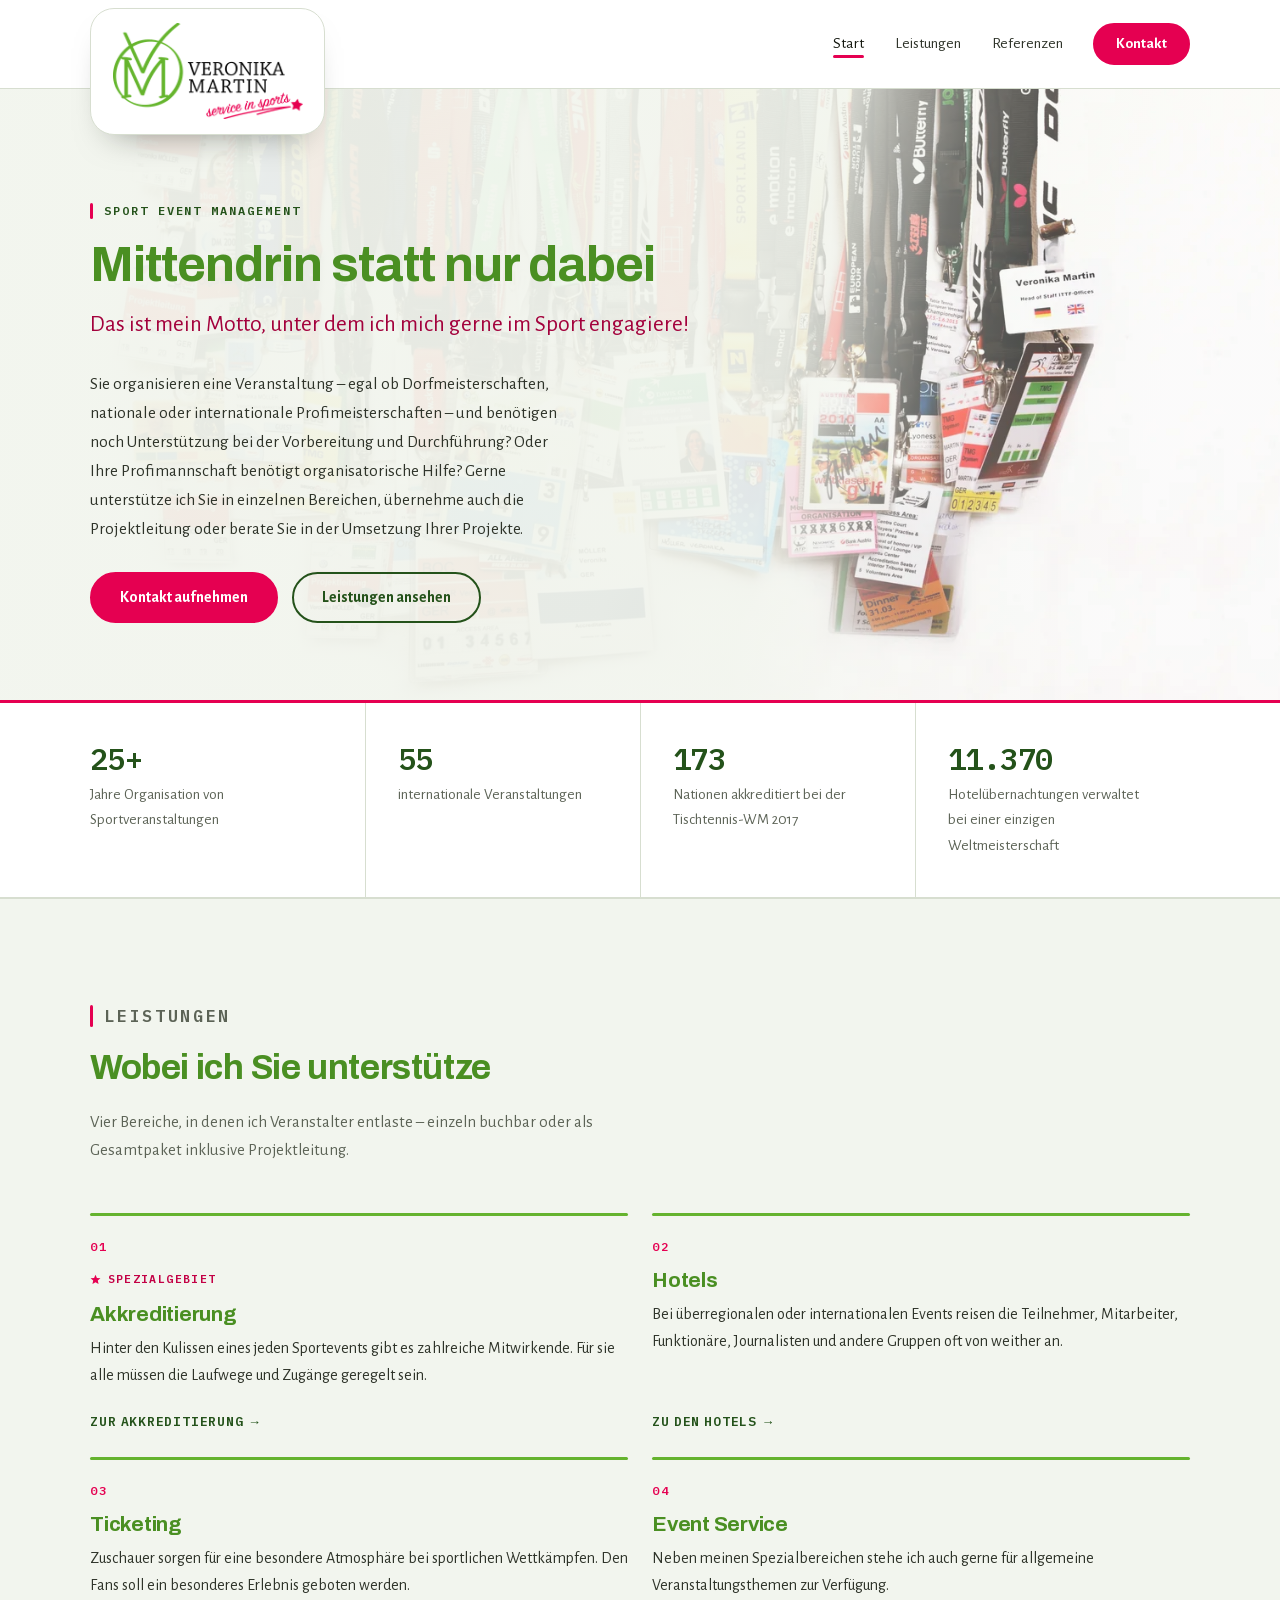
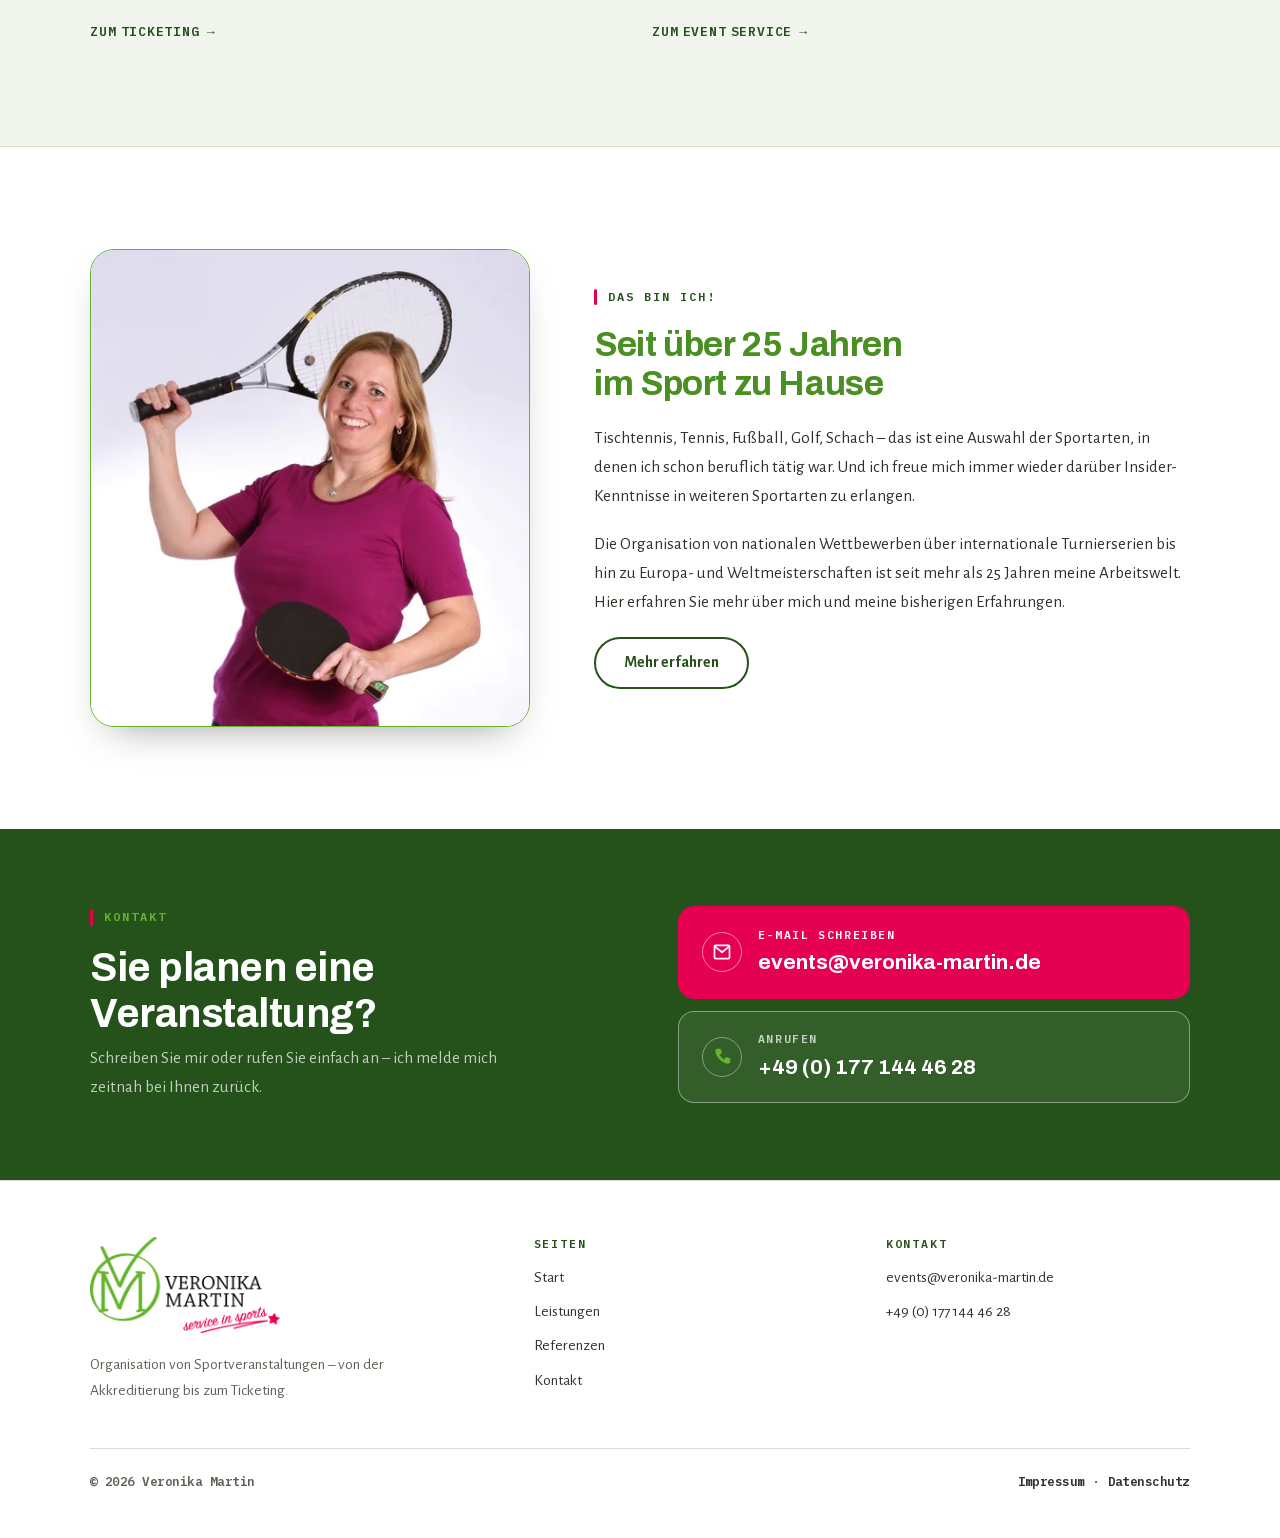
<file: index.html>
<!DOCTYPE html>
<html lang="de">
<head>
<meta charset="utf-8">
<meta name="viewport" content="width=device-width, initial-scale=1">
<title data-cms="startseite.seo.titel">Sport Event Management &amp; Akkreditierung | Veronika Martin</title>
<meta name="description" data-cms-inhalt="startseite.seo.beschreibung" content="Akkreditierung, Hotels, Ticketing und Event Service für Sportveranstaltungen – seit über 25 Jahren, von der Dorfmeisterschaft bis zur Weltmeisterschaft.">
<link rel="canonical" href="https://veronika-martin.de/">
<meta name="robots" content="index, follow">

<meta property="og:type" content="website">
<meta property="og:locale" content="de_DE">
<meta property="og:site_name" content="Veronika Martin – Sport Event Management">
<meta property="og:title" content="Veronika Martin – Sport Event Management">
<meta property="og:description" content="Unterstützung bei der Organisation von Sportveranstaltungen: Akkreditierung, Hotels, Ticketing und Event Service.">
<meta property="og:url" content="https://veronika-martin.de/">
<meta property="og:image" content="https://veronika-martin.de/assets/img/akkreditierungsausweise-1200.jpg">
<meta property="og:image:width" content="1200">
<meta property="og:image:height" content="540">
<meta property="og:image:alt" content="Akkreditierungsausweise von internationalen Sportveranstaltungen">
<meta name="twitter:card" content="summary_large_image">

<link rel="icon" href="assets/img/favicon-32.png" sizes="32x32" type="image/png">
<link rel="icon" href="assets/img/favicon-512.png" sizes="512x512" type="image/png">
<link rel="apple-touch-icon" href="assets/img/favicon-180.png">

<link rel="preload" as="font" type="font/woff2" href="assets/fonts/archivo-latin.woff2" crossorigin>
<link rel="preload" as="font" type="font/woff2" href="assets/fonts/ibm-plex-mono-600-latin.woff2" crossorigin>
<link rel="preload" as="font" type="font/woff2" href="assets/fonts/alegreya-sans-400-latin.woff2" crossorigin>
<link rel="preload" as="image" href="assets/img/akkreditierungsausweise-1600.webp" type="image/webp" fetchpriority="high">
<link rel="stylesheet" href="assets/css/style.css">
<script src="assets/js/main.js" defer></script>
<script src="assets/js/inhalte.js" defer></script>

<script type="application/ld+json">
{
  "@context": "https://schema.org",
  "@graph": [
    {
      "@type": "WebSite",
      "@id": "https://veronika-martin.de/#website",
      "url": "https://veronika-martin.de/",
      "name": "Veronika Martin – Sport Event Management",
      "inLanguage": "de-DE",
      "publisher": { "@id": "https://veronika-martin.de/#business" }
    },
    {
      "@type": "ProfessionalService",
      "@id": "https://veronika-martin.de/#business",
      "name": "Veronika Martin – Sport Event Management",
      "alternateName": "Veronika Martin – service in sports",
      "description": "Unterstützung bei der Vorbereitung und Durchführung von Sportveranstaltungen – von Dorfmeisterschaften bis zu Welt- und Europameisterschaften: Akkreditierung (Spezialgebiet), Hotelmanagement, Ticketing, allgemeiner Event Service und Projektleitung.",
      "url": "https://veronika-martin.de/",
      "logo": "https://veronika-martin.de/assets/img/logo-800.png",
      "image": "https://veronika-martin.de/assets/img/akkreditierungsausweise-1200.jpg",
      "email": "events@veronika-martin.de",
      "telephone": "+491771444628",
      "slogan": "Mittendrin statt nur dabei",
      "foundingDate": "2011",
      "areaServed": { "@type": "Country", "name": "Deutschland" },
      "address": {
        "@type": "PostalAddress",
        "streetAddress": "Blausternstraße 11a",
        "postalCode": "85049",
        "addressLocality": "Ingolstadt",
        "addressRegion": "Bayern",
        "addressCountry": "DE"
      },
      "founder": { "@id": "https://veronika-martin.de/#person" },
      "knowsAbout": ["Sport Event Management", "Akkreditierung", "Akkreditierungsausweise", "Hotelmanagement für Sportveranstaltungen", "Ticketing", "Projektleitung", "Tischtennis", "Tennis", "Fußball", "Golf", "Schach"],
      "hasOfferCatalog": {
        "@type": "OfferCatalog",
        "name": "Leistungen",
        "itemListElement": [
          { "@type": "Offer", "itemOffered": { "@type": "Service", "@id": "https://veronika-martin.de/leistungen.html#akkreditierung", "name": "Akkreditierung", "description": "Konzepterstellung, Akkreditierungssoftware, Datenerfassung und -pflege sowie Ausweisdruck für alle Mitwirkenden eines Sportevents." } },
          { "@type": "Offer", "itemOffered": { "@type": "Service", "@id": "https://veronika-martin.de/leistungen.html#hotels", "name": "Hotels", "description": "Auswahl der Hotels, Reservierung von Zimmerkontingenten und finale Buchungen für Teilnehmer, Funktionäre, Mitarbeiter und Journalisten." } },
          { "@type": "Offer", "itemOffered": { "@type": "Service", "@id": "https://veronika-martin.de/leistungen.html#ticketing", "name": "Ticketing", "description": "Ticketkonzepte, Einrichtung von Vorverkaufsstellen, Abwicklung des Ticketverkaufs und Abrechnung." } },
          { "@type": "Offer", "itemOffered": { "@type": "Service", "@id": "https://veronika-martin.de/leistungen.html#event-service", "name": "Event Service", "description": "Projektplanung, Checklisten, Zeitpläne und Budgetaufstellung für Veranstaltungen." } }
        ]
      }
    },
    {
      "@type": "Person",
      "@id": "https://veronika-martin.de/#person",
      "name": "Veronika Martin",
      "jobTitle": "Sport Event Managerin",
      "image": "https://veronika-martin.de/assets/img/portraet-veronika-martin-800.jpg",
      "url": "https://veronika-martin.de/referenzen.html",
      "worksFor": { "@id": "https://veronika-martin.de/#business" },
      "knowsLanguage": ["de", "en", "fr", "es"],
      "alumniOf": { "@type": "CollegeOrUniversity", "name": "Westfälische Wilhelms-Universität Münster" }
    }
  ]
}
</script>
</head>
<body>

<a class="sprunglink" href="#inhalt">Zum Inhalt springen</a>

<header class="kopf kopf--ueber-bild">
  <div class="container kopf__innen">
    <a class="kopf__logo" href="index.html" aria-label="Veronika Martin, Sport Event Management – zur Startseite">
      <picture>
        <source type="image/webp" srcset="assets/img/logo-400.webp 400w, assets/img/logo-800.webp 800w" sizes="(max-width: 760px) 148px, 190px">
        <img src="assets/img/logo-400.png" srcset="assets/img/logo-400.png 400w, assets/img/logo-800.png 800w" sizes="(max-width: 760px) 148px, 190px" width="400" height="202" alt="">
      </picture>
    </a>

    <button class="nav-schalter" type="button" aria-expanded="false" aria-controls="hauptnavigation">
      <span class="nav-schalter__balken" aria-hidden="true"></span>Menü
    </button>

    <nav class="nav" id="hauptnavigation" aria-label="Hauptnavigation">
      <ul class="nav__liste">
        <li><a class="nav__link" href="index.html" aria-current="page">Start</a></li>
        <li><a class="nav__link" href="leistungen.html">Leistungen</a></li>
        <li><a class="nav__link" href="referenzen.html">Referenzen</a></li>
      </ul>
      <a class="btn btn--cta btn--klein" href="kontakt.html">Kontakt</a>
    </nav>
  </div>
</header>

<main id="inhalt">

  <section class="hero">
    <div class="hero__logo">
      <picture>
        <source type="image/webp" srcset="assets/img/logo-400.webp 400w, assets/img/logo-800.webp 800w" sizes="190px">
        <img src="assets/img/logo-400.png" srcset="assets/img/logo-400.png 400w, assets/img/logo-800.png 800w" sizes="190px" width="400" height="202" alt="Veronika Martin – service in sports">
      </picture>
    </div>
    <div class="container hero__kopf">
      <p class="label" data-cms="startseite.hero.label">Sport Event Management</p>
      <h1 class="hero__motto" data-cms="startseite.hero.motto">Mittendrin statt nur dabei</h1>
      <p class="hero__unterzeile" data-cms="startseite.hero.unterzeile">Das ist mein Motto, unter dem ich mich gerne im Sport engagiere!</p>
      <p class="hero__text" data-cms="startseite.hero.text">Sie organisieren eine Veranstaltung – egal ob Dorfmeisterschaften, nationale oder internationale Profimeisterschaften – und benötigen noch Unterstützung bei der Vorbereitung und Durchführung? Oder Ihre Profimannschaft benötigt organisatorische Hilfe? Gerne unterstütze ich Sie in einzelnen Bereichen, übernehme auch die Projektleitung oder berate Sie in der Umsetzung Ihrer Projekte.</p>
      <div class="hero__aktionen">
        <a class="btn btn--cta" href="kontakt.html" data-cms="startseite.hero.buttonKontakt">Kontakt aufnehmen</a>
        <a class="btn btn--linie" href="leistungen.html" data-cms="startseite.hero.buttonLeistungen">Leistungen ansehen</a>
      </div>
    </div>
  </section>

  <section class="fakten" aria-label="Erfahrung in Zahlen">
    <div class="container">
      <ul class="fakten__liste" id="kennzahlen">
        <li data-cms-eintrag="startseite.kennzahlen|" class="fakten__eintrag">
          <span class="fakten__zahl" data-cms="zahl">25+</span>
          <span class="fakten__text" data-cms="text">Jahre Organisation von Sportveranstaltungen</span>
        </li>
        <li data-cms-eintrag="startseite.kennzahlen|" class="fakten__eintrag">
          <span class="fakten__zahl" data-cms="zahl">55</span>
          <span class="fakten__text" data-cms="text">internationale Veranstaltungen</span>
        </li>
        <li data-cms-eintrag="startseite.kennzahlen|" class="fakten__eintrag">
          <span class="fakten__zahl" data-cms="zahl">173</span>
          <span class="fakten__text" data-cms="text">Nationen akkreditiert bei der Tischtennis-WM 2017</span>
        </li>
        <li data-cms-eintrag="startseite.kennzahlen|" class="fakten__eintrag">
          <span class="fakten__zahl" data-cms="zahl">11.370</span>
          <span class="fakten__text" data-cms="text">Hotelübernachtungen verwaltet bei einer einzigen Weltmeisterschaft</span>
        </li>
      </ul>
      <template data-cms-liste="startseite.kennzahlen" data-cms-in="#kennzahlen">
        <li class="fakten__eintrag">
          <span class="fakten__zahl" data-cms="zahl"></span>
          <span class="fakten__text" data-cms="text"></span>
        </li>
      </template>
    </div>
  </section>

  <section class="sektion sektion--sand" aria-labelledby="leistungen-titel">
    <div class="container">
      <div class="sektionskopf">
        <p class="label" data-cms="startseite.leistungen.label">Leistungen</p>
        <h2 id="leistungen-titel" data-cms="startseite.leistungen.ueberschrift">Wobei ich Sie unterstütze</h2>
        <p data-cms="startseite.leistungen.text">Vier Bereiche, in denen ich Veranstalter entlaste – einzeln buchbar oder als Gesamtpaket inklusive Projektleitung.</p>
      </div>

      <div class="karten">
        <template data-cms-liste="leistungen.leistungen">
          <article class="karte" data-cms-klasse="karte--hervor:spezialgebiet">
            <span class="karte__nr" data-cms-nr></span>
            <span class="abzeichen" data-cms-wenn="spezialgebiet">Spezialgebiet</span>
            <h3 data-cms="titel"></h3>
            <p data-cms="kurztextStartseite"></p>
            <a class="pfeil-link" href="leistungen.html" data-cms-link="anker:leistungen.html#titel" data-cms="linkText"></a>
          </article>
        </template>
        <article data-cms-eintrag="leistungen.leistungen|" class="karte karte--hervor" data-cms-klasse="karte--hervor:spezialgebiet">
          <span class="karte__nr" data-cms-nr>01</span>
          <span class="abzeichen" data-cms-wenn="spezialgebiet">Spezialgebiet</span>
          <h3 data-cms="titel">Akkreditierung</h3>
          <p data-cms="kurztextStartseite">Hinter den Kulissen eines jeden Sportevents gibt es zahlreiche Mitwirkende. Für sie alle müssen die Laufwege und Zugänge geregelt sein.</p>
          <a class="pfeil-link" href="leistungen.html#akkreditierung" data-cms-link="anker:leistungen.html#titel" data-cms="linkText">Zur Akkreditierung</a>
        </article>
        <article data-cms-eintrag="leistungen.leistungen|" class="karte" data-cms-klasse="karte--hervor:spezialgebiet">
          <span class="karte__nr" data-cms-nr>02</span>
          <h3 data-cms="titel">Hotels</h3>
          <p data-cms="kurztextStartseite">Bei überregionalen oder internationalen Events reisen die Teilnehmer, Mitarbeiter, Funktionäre, Journalisten und andere Gruppen oft von weither an.</p>
          <a class="pfeil-link" href="leistungen.html#hotels" data-cms-link="anker:leistungen.html#titel" data-cms="linkText">Zu den Hotels</a>
        </article>
        <article data-cms-eintrag="leistungen.leistungen|" class="karte" data-cms-klasse="karte--hervor:spezialgebiet">
          <span class="karte__nr" data-cms-nr>03</span>
          <h3 data-cms="titel">Ticketing</h3>
          <p data-cms="kurztextStartseite">Zuschauer sorgen für eine besondere Atmosphäre bei sportlichen Wettkämpfen. Den Fans soll ein besonderes Erlebnis geboten werden.</p>
          <a class="pfeil-link" href="leistungen.html#ticketing" data-cms-link="anker:leistungen.html#titel" data-cms="linkText">Zum Ticketing</a>
        </article>
        <article data-cms-eintrag="leistungen.leistungen|" class="karte" data-cms-klasse="karte--hervor:spezialgebiet">
          <span class="karte__nr" data-cms-nr>04</span>
          <h3 data-cms="titel">Event Service</h3>
          <p data-cms="kurztextStartseite">Neben meinen Spezialbereichen stehe ich auch gerne für allgemeine Veranstaltungsthemen zur Verfügung.</p>
          <a class="pfeil-link" href="leistungen.html#event-service" data-cms-link="anker:leistungen.html#titel" data-cms="linkText">Zum Event Service</a>
        </article>
      </div>
    </div>
  </section>

  <section class="sektion" aria-labelledby="ueber-titel">
    <div class="container ueber">
      <div class="ueber__bild">
        <picture>
          <source type="image/webp" srcset="assets/img/portraet-veronika-martin-500.webp 500w, assets/img/portraet-veronika-martin-800.webp 800w" sizes="(max-width: 980px) 88vw, 34vw">
          <img src="assets/img/portraet-veronika-martin-800.jpg" srcset="assets/img/portraet-veronika-martin-500.jpg 500w, assets/img/portraet-veronika-martin-800.jpg 800w" sizes="(max-width: 980px) 88vw, 34vw" width="800" height="869" alt="Veronika Martin mit Tennisschläger und Tischtennisschläger" loading="lazy" data-cms-bild="startseite.ueberMich.bild" data-cms-alt="startseite.ueberMich.bildAlt">
        </picture>
      </div>

      <div>
        <p class="label" data-cms="startseite.ueberMich.label">Das bin ich!</p>
        <h2 id="ueber-titel" data-cms="startseite.ueberMich.ueberschrift">Seit über 25 Jahren im Sport zu Hause</h2>
        <template data-cms-liste="startseite.ueberMich.absaetze">
          <p data-cms="."></p>
        </template>
        <p data-cms-eintrag="startseite.ueberMich.absaetze|" data-cms=".">Tischtennis, Tennis, Fußball, Golf, Schach – das ist eine Auswahl der Sportarten, in denen ich schon beruflich tätig war. Und ich freue mich immer wieder darüber Insider-Kenntnisse in weiteren Sportarten zu erlangen.</p>
        <p data-cms-eintrag="startseite.ueberMich.absaetze|" data-cms=".">Die Organisation von nationalen Wettbewerben über internationale Turnierserien bis hin zu Europa- und Weltmeisterschaften ist seit mehr als 25 Jahren meine Arbeitswelt. Hier erfahren Sie mehr über mich und meine bisherigen Erfahrungen.</p>
        <p><a class="btn btn--linie" href="referenzen.html" data-cms="startseite.ueberMich.button">Mehr erfahren</a></p>
      </div>
    </div>
  </section>

  <section class="kontaktband" aria-labelledby="kontaktband-titel">
    <div class="container kontaktband__innen">
      <div>
        <p class="label" data-cms="startseite.kontakt.label">Kontakt</p>
        <h2 id="kontaktband-titel" data-cms="startseite.kontakt.ueberschrift">Sie planen eine Veranstaltung?</h2>
        <p data-cms="startseite.kontakt.text">Schreiben Sie mir oder rufen Sie einfach an – ich melde mich zeitnah bei Ihnen zurück.</p>
      </div>
      <div class="kontaktband__wege">
        <a class="kontaktweg kontaktweg--cta" href="mailto:events@veronika-martin.de" data-cms-link="mailto:allgemein.email">
          <span class="kontaktweg__symbol" aria-hidden="true">
            <svg viewBox="0 0 24 24" focusable="false"><path d="M2 5.5A2.5 2.5 0 0 1 4.5 3h15A2.5 2.5 0 0 1 22 5.5v13a2.5 2.5 0 0 1-2.5 2.5h-15A2.5 2.5 0 0 1 2 18.5v-13Zm2.6-.5 7.4 5.9L19.4 5H4.6ZM20 7.3l-7.4 5.9a1 1 0 0 1-1.2 0L4 7.3V19h16V7.3Z"/></svg>
          </span>
          <span class="kontaktweg__inhalt">
            <span class="kontaktweg__art" data-cms="allgemein.kontaktwegEmail">E-Mail schreiben</span>
            <span class="kontaktweg__wert" data-cms="allgemein.email">events@veronika-martin.de</span>
          </span>
        </a>
        <a class="kontaktweg" href="tel:+491771444628" data-cms-link="tel:allgemein.telefon">
          <span class="kontaktweg__symbol" aria-hidden="true">
            <svg viewBox="0 0 24 24" focusable="false"><path d="M6.6 2h3.1a1 1 0 0 1 1 .8l1 4.3a1 1 0 0 1-.5 1.1L9 9.4a13 13 0 0 0 5.6 5.6l1.2-2.2a1 1 0 0 1 1.1-.5l4.3 1a1 1 0 0 1 .8 1v3.1A2.6 2.6 0 0 1 19.4 20 17.4 17.4 0 0 1 4 4.6 2.6 2.6 0 0 1 6.6 2Z"/></svg>
          </span>
          <span class="kontaktweg__inhalt">
            <span class="kontaktweg__art" data-cms="allgemein.kontaktwegTelefon">Anrufen</span>
            <span class="kontaktweg__wert" data-cms="allgemein.telefon">+49 (0) 177 144 46 28</span>
          </span>
        </a>
      </div>
    </div>
  </section>

</main>

<footer class="fuss">
  <div class="container">
    <div class="fuss__raster">
      <div class="fuss__logo">
        <picture>
          <source type="image/webp" srcset="assets/img/logo-400.webp 400w, assets/img/logo-800.webp 800w" sizes="(max-width: 760px) 148px, 190px">
          <img src="assets/img/logo-400.png" srcset="assets/img/logo-400.png 400w, assets/img/logo-800.png 800w" sizes="(max-width: 760px) 148px, 190px" width="400" height="202" alt="Veronika Martin – service in sports" loading="lazy">
        </picture>
        <p data-cms="allgemein.fusszeileText">Organisation von Sportveranstaltungen – von der Akkreditierung bis zum Ticketing.</p>
      </div>

      <nav aria-labelledby="fuss-seiten">
        <h2 id="fuss-seiten">Seiten</h2>
        <ul>
          <li><a href="index.html">Start</a></li>
          <li><a href="leistungen.html">Leistungen</a></li>
          <li><a href="referenzen.html">Referenzen</a></li>
          <li><a href="kontakt.html">Kontakt</a></li>
        </ul>
      </nav>

      <div>
        <h2 id="fuss-kontakt">Kontakt</h2>
        <ul>
          <li><a href="mailto:events@veronika-martin.de" data-cms-link="mailto:allgemein.email" data-cms="allgemein.email">events@veronika-martin.de</a></li>
          <li><a href="tel:+491771444628" data-cms-link="tel:allgemein.telefon" data-cms="allgemein.telefon">+49 (0) 177 144 46 28</a></li>
        </ul>
      </div>
    </div>

    <div class="fuss__abschluss">
      <p>© 2026 Veronika Martin</p>
      <p><a href="impressum.html">Impressum</a> · <a href="datenschutz.html">Datenschutz</a></p>
    </div>
  </div>
</footer>

<nav class="aktionsleiste" aria-label="Schnellkontakt">
  <a class="btn btn--cta" href="mailto:events@veronika-martin.de" data-cms-link="mailto:allgemein.email">E-Mail</a>
  <a class="btn btn--linie" href="tel:+491771444628" data-cms-link="tel:allgemein.telefon">Anrufen</a>
</nav>

</body>
</html>
</file>
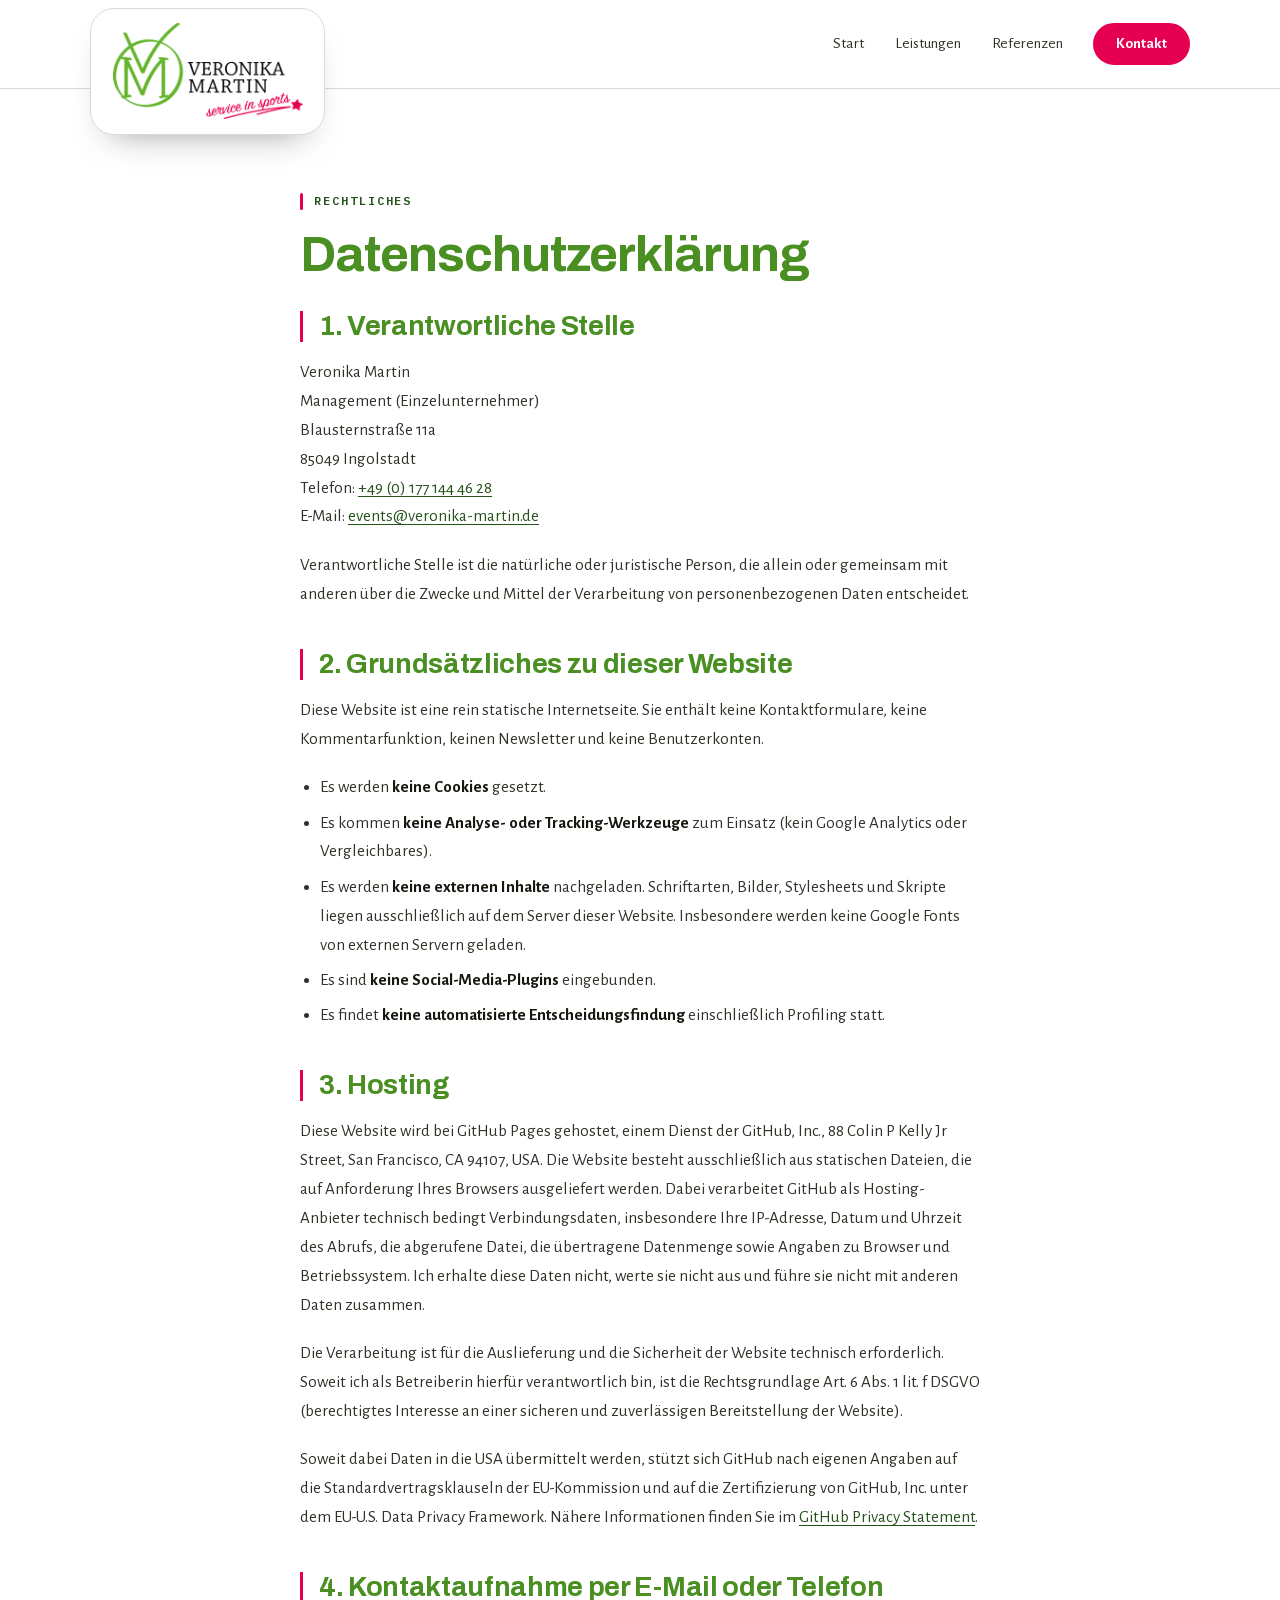
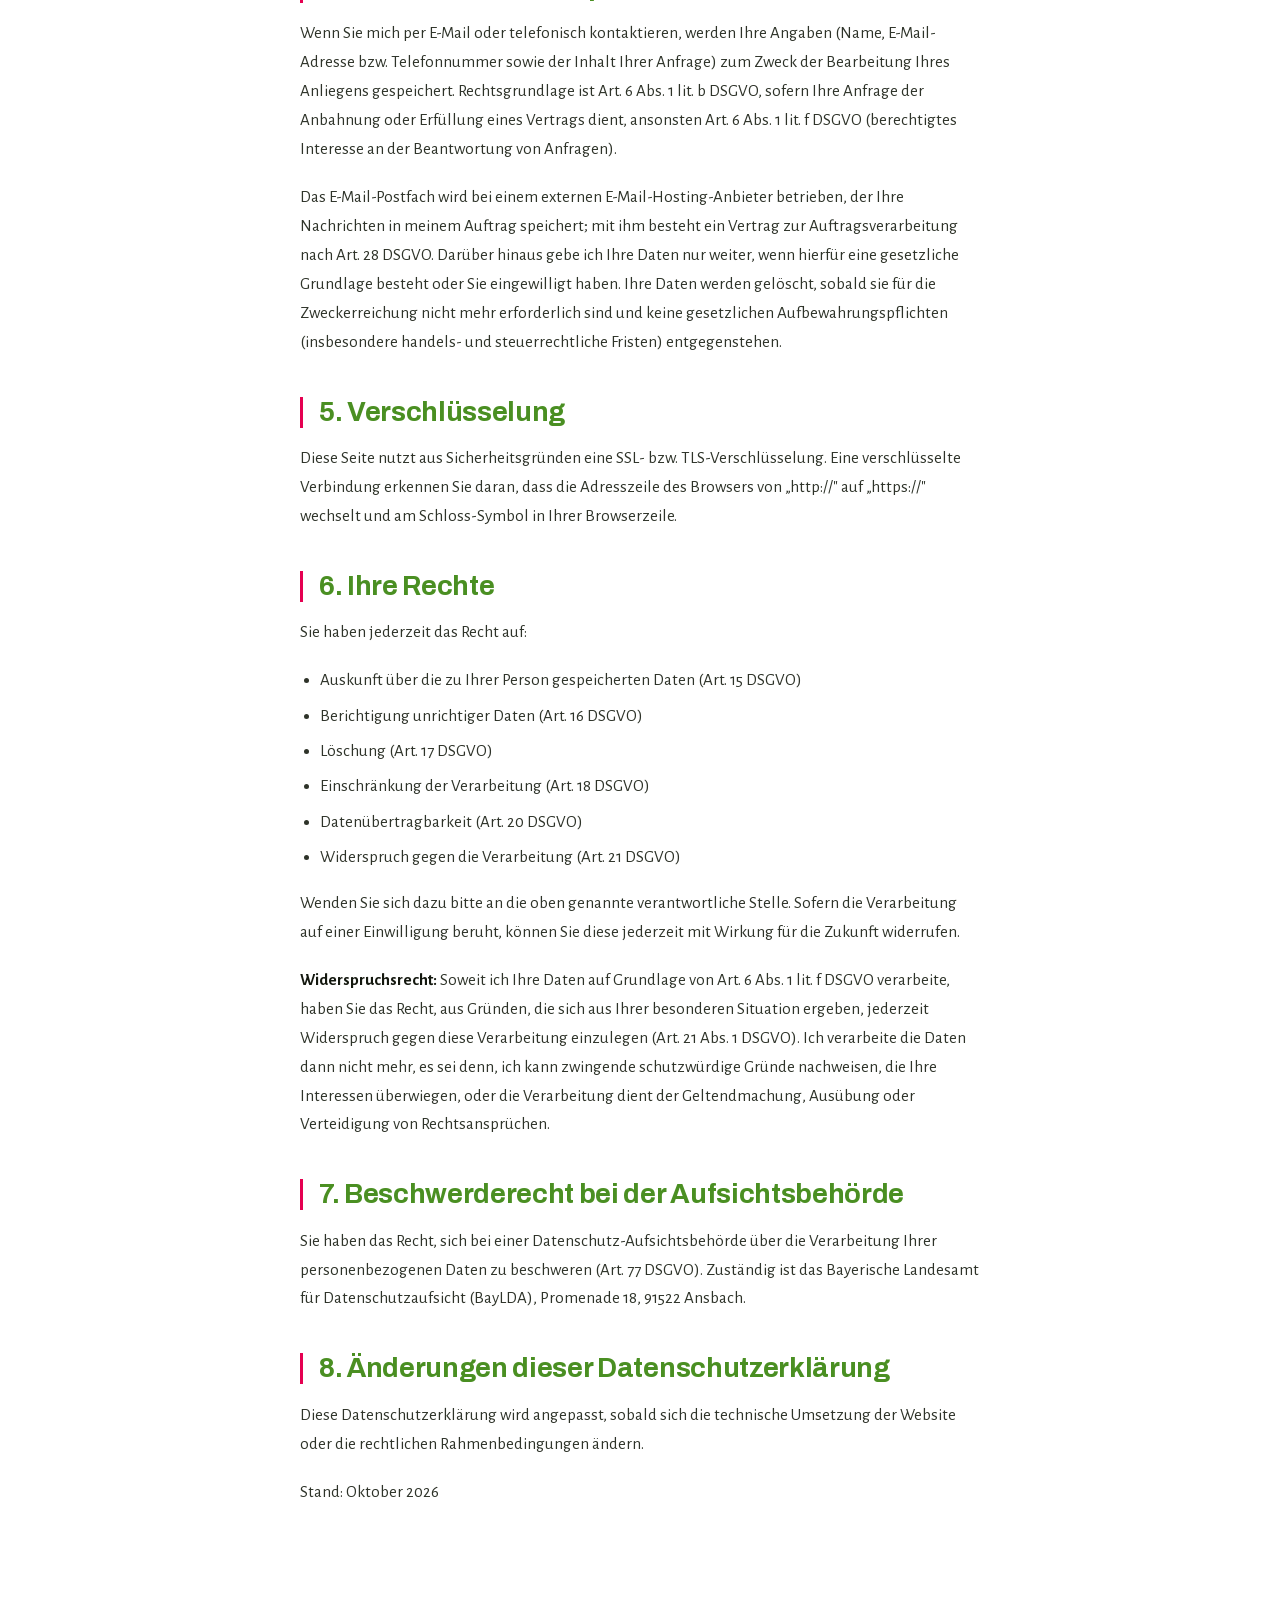
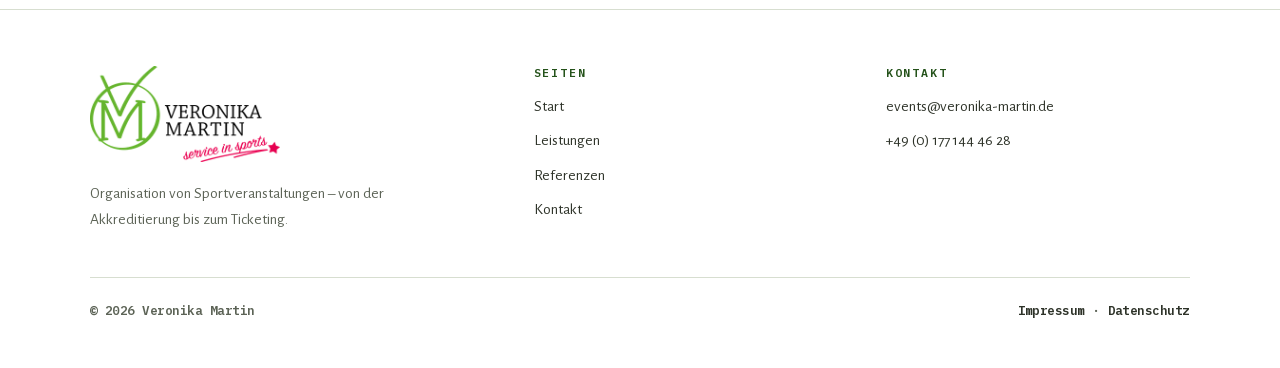
<file: datenschutz.html>
<!DOCTYPE html>
<html lang="de">
<head>
<meta charset="utf-8">
<meta name="viewport" content="width=device-width, initial-scale=1">
<title>Datenschutzerklärung – Veronika Martin Sport Event Management</title>
<meta name="description" content="Datenschutzerklärung von Veronika Martin Sport Event Management: keine Cookies, keine Analyse-Werkzeuge, keine externen Schriften.">
<link rel="canonical" href="https://veronika-martin.de/datenschutz.html">
<meta name="robots" content="noindex, follow">
<meta property="og:type" content="website">
<meta property="og:locale" content="de_DE">
<meta property="og:site_name" content="Veronika Martin – Sport Event Management">
<meta property="og:title" content="Datenschutzerklärung – Veronika Martin Sport Event Management">
<meta property="og:url" content="https://veronika-martin.de/datenschutz.html">

<link rel="icon" href="assets/img/favicon-32.png" sizes="32x32" type="image/png">
<link rel="icon" href="assets/img/favicon-512.png" sizes="512x512" type="image/png">
<link rel="apple-touch-icon" href="assets/img/favicon-180.png">

<link rel="preload" as="font" type="font/woff2" href="assets/fonts/archivo-latin.woff2" crossorigin>
<link rel="preload" as="font" type="font/woff2" href="assets/fonts/ibm-plex-mono-600-latin.woff2" crossorigin>
<link rel="preload" as="font" type="font/woff2" href="assets/fonts/alegreya-sans-400-latin.woff2" crossorigin>
<link rel="stylesheet" href="assets/css/style.css">
<script src="assets/js/main.js" defer></script>
<script src="assets/js/inhalte.js" defer></script>
</head>
<body>

<a class="sprunglink" href="#inhalt">Zum Inhalt springen</a>

<header class="kopf">
  <div class="container kopf__innen">
    <a class="kopf__logo" href="index.html" aria-label="Veronika Martin, Sport Event Management – zur Startseite">
      <picture>
        <source type="image/webp" srcset="assets/img/logo-400.webp 400w, assets/img/logo-800.webp 800w" sizes="(max-width: 760px) 148px, 190px">
        <img src="assets/img/logo-400.png" srcset="assets/img/logo-400.png 400w, assets/img/logo-800.png 800w" sizes="(max-width: 760px) 148px, 190px" width="400" height="202" alt="">
      </picture>
    </a>

    <button class="nav-schalter" type="button" aria-expanded="false" aria-controls="hauptnavigation">
      <span class="nav-schalter__balken" aria-hidden="true"></span>Menü
    </button>

    <nav class="nav" id="hauptnavigation" aria-label="Hauptnavigation">
      <ul class="nav__liste">
        <li><a class="nav__link" href="index.html">Start</a></li>
        <li><a class="nav__link" href="leistungen.html">Leistungen</a></li>
        <li><a class="nav__link" href="referenzen.html">Referenzen</a></li>
      </ul>
      <a class="btn btn--cta btn--klein" href="kontakt.html">Kontakt</a>
    </nav>
  </div>
</header>

<main id="inhalt">

  <section class="sektion">
    <div class="container container--schmal rechtstext">
      <p class="label">Rechtliches</p>
      <h1>Datenschutzerklärung</h1>


      <h2>1. Verantwortliche Stelle</h2>
      <p>
        Veronika Martin<br>
        Management (Einzelunternehmer)<br>
        <span data-cms="allgemein.strasse">Blausternstraße 11a</span><br>
        <span data-cms="allgemein.plz">85049</span> <span data-cms="allgemein.ort">Ingolstadt</span><br>
        Telefon: <a href="tel:+491771444628" data-cms-link="tel:allgemein.telefon" data-cms="allgemein.telefon">+49 (0) 177 144 46 28</a><br>
        E-Mail: <a href="mailto:events@veronika-martin.de" data-cms-link="mailto:allgemein.email" data-cms="allgemein.email">events@veronika-martin.de</a>
      </p>
      <p>Verantwortliche Stelle ist die natürliche oder juristische Person, die allein oder gemeinsam mit anderen über die Zwecke und Mittel der Verarbeitung von personenbezogenen Daten entscheidet.</p>

      <h2>2. Grundsätzliches zu dieser Website</h2>
      <p>Diese Website ist eine rein statische Internetseite. Sie enthält keine Kontaktformulare, keine Kommentarfunktion, keinen Newsletter und keine Benutzerkonten.</p>
      <ul>
        <li>Es werden <strong>keine Cookies</strong> gesetzt.</li>
        <li>Es kommen <strong>keine Analyse- oder Tracking-Werkzeuge</strong> zum Einsatz (kein Google Analytics oder Vergleichbares).</li>
        <li>Es werden <strong>keine externen Inhalte</strong> nachgeladen. Schriftarten, Bilder, Stylesheets und Skripte liegen ausschließlich auf dem Server dieser Website. Insbesondere werden keine Google Fonts von externen Servern geladen.</li>
        <li>Es sind <strong>keine Social-Media-Plugins</strong> eingebunden.</li>
        <li>Es findet <strong>keine automatisierte Entscheidungsfindung</strong> einschließlich Profiling statt.</li>
      </ul>

      <h2>3. Hosting</h2>
      <p>Diese Website wird bei GitHub Pages gehostet, einem Dienst der GitHub, Inc., 88 Colin P Kelly Jr Street, San Francisco, CA 94107, USA. Die Website besteht ausschließlich aus statischen Dateien, die auf Anforderung Ihres Browsers ausgeliefert werden. Dabei verarbeitet GitHub als Hosting-Anbieter technisch bedingt Verbindungsdaten, insbesondere Ihre IP-Adresse, Datum und Uhrzeit des Abrufs, die abgerufene Datei, die übertragene Datenmenge sowie Angaben zu Browser und Betriebssystem. Ich erhalte diese Daten nicht, werte sie nicht aus und führe sie nicht mit anderen Daten zusammen.</p>
      <p>Die Verarbeitung ist für die Auslieferung und die Sicherheit der Website technisch erforderlich. Soweit ich als Betreiberin hierfür verantwortlich bin, ist die Rechtsgrundlage Art. 6 Abs. 1 lit. f DSGVO (berechtigtes Interesse an einer sicheren und zuverlässigen Bereitstellung der Website).</p>
      <p>Soweit dabei Daten in die USA übermittelt werden, stützt sich GitHub nach eigenen Angaben auf die Standardvertragsklauseln der EU-Kommission und auf die Zertifizierung von GitHub, Inc. unter dem EU-U.S. Data Privacy Framework. Nähere Informationen finden Sie im <a href="https://docs.github.com/de/site-policy/privacy-policies/github-general-privacy-statement" rel="noopener noreferrer" target="_blank">GitHub Privacy Statement</a>.</p>

      <h2>4. Kontaktaufnahme per E-Mail oder Telefon</h2>
      <p>Wenn Sie mich per E-Mail oder telefonisch kontaktieren, werden Ihre Angaben (Name, E-Mail-Adresse bzw. Telefonnummer sowie der Inhalt Ihrer Anfrage) zum Zweck der Bearbeitung Ihres Anliegens gespeichert. Rechtsgrundlage ist Art. 6 Abs. 1 lit. b DSGVO, sofern Ihre Anfrage der Anbahnung oder Erfüllung eines Vertrags dient, ansonsten Art. 6 Abs. 1 lit. f DSGVO (berechtigtes Interesse an der Beantwortung von Anfragen).</p>
      <p>Das E-Mail-Postfach wird bei einem externen E-Mail-Hosting-Anbieter betrieben, der Ihre Nachrichten in meinem Auftrag speichert; mit ihm besteht ein Vertrag zur Auftragsverarbeitung nach Art. 28 DSGVO. Darüber hinaus gebe ich Ihre Daten nur weiter, wenn hierfür eine gesetzliche Grundlage besteht oder Sie eingewilligt haben. Ihre Daten werden gelöscht, sobald sie für die Zweckerreichung nicht mehr erforderlich sind und keine gesetzlichen Aufbewahrungspflichten (insbesondere handels- und steuerrechtliche Fristen) entgegenstehen.</p>

      <h2>5. Verschlüsselung</h2>
      <p>Diese Seite nutzt aus Sicherheitsgründen eine SSL- bzw. TLS-Verschlüsselung. Eine verschlüsselte Verbindung erkennen Sie daran, dass die Adresszeile des Browsers von „http://" auf „https://" wechselt und am Schloss-Symbol in Ihrer Browserzeile.</p>

      <h2>6. Ihre Rechte</h2>
      <p>Sie haben jederzeit das Recht auf:</p>
      <ul>
        <li>Auskunft über die zu Ihrer Person gespeicherten Daten (Art. 15 DSGVO)</li>
        <li>Berichtigung unrichtiger Daten (Art. 16 DSGVO)</li>
        <li>Löschung (Art. 17 DSGVO)</li>
        <li>Einschränkung der Verarbeitung (Art. 18 DSGVO)</li>
        <li>Datenübertragbarkeit (Art. 20 DSGVO)</li>
        <li>Widerspruch gegen die Verarbeitung (Art. 21 DSGVO)</li>
      </ul>
      <p>Wenden Sie sich dazu bitte an die oben genannte verantwortliche Stelle. Sofern die Verarbeitung auf einer Einwilligung beruht, können Sie diese jederzeit mit Wirkung für die Zukunft widerrufen.</p>
      <p><strong>Widerspruchsrecht:</strong> Soweit ich Ihre Daten auf Grundlage von Art. 6 Abs. 1 lit. f DSGVO verarbeite, haben Sie das Recht, aus Gründen, die sich aus Ihrer besonderen Situation ergeben, jederzeit Widerspruch gegen diese Verarbeitung einzulegen (Art. 21 Abs. 1 DSGVO). Ich verarbeite die Daten dann nicht mehr, es sei denn, ich kann zwingende schutzwürdige Gründe nachweisen, die Ihre Interessen überwiegen, oder die Verarbeitung dient der Geltendmachung, Ausübung oder Verteidigung von Rechtsansprüchen.</p>

      <h2>7. Beschwerderecht bei der Aufsichtsbehörde</h2>
      <p>Sie haben das Recht, sich bei einer Datenschutz-Aufsichtsbehörde über die Verarbeitung Ihrer personenbezogenen Daten zu beschweren (Art. 77 DSGVO). Zuständig ist das Bayerische Landesamt für Datenschutzaufsicht (BayLDA), Promenade 18, 91522 Ansbach.</p>

      <h2>8. Änderungen dieser Datenschutzerklärung</h2>
      <p>Diese Datenschutzerklärung wird angepasst, sobald sich die technische Umsetzung der Website oder die rechtlichen Rahmenbedingungen ändern.</p>
      <p>Stand: Oktober 2026</p>
    </div>
  </section>

</main>

<footer class="fuss">
  <div class="container">
    <div class="fuss__raster">
      <div class="fuss__logo">
        <picture>
          <source type="image/webp" srcset="assets/img/logo-400.webp 400w, assets/img/logo-800.webp 800w" sizes="(max-width: 760px) 148px, 190px">
          <img src="assets/img/logo-400.png" srcset="assets/img/logo-400.png 400w, assets/img/logo-800.png 800w" sizes="(max-width: 760px) 148px, 190px" width="400" height="202" alt="Veronika Martin – service in sports" loading="lazy">
        </picture>
        <p data-cms="allgemein.fusszeileText">Organisation von Sportveranstaltungen – von der Akkreditierung bis zum Ticketing.</p>
      </div>

      <nav aria-labelledby="fuss-seiten">
        <h2 id="fuss-seiten">Seiten</h2>
        <ul>
          <li><a href="index.html">Start</a></li>
          <li><a href="leistungen.html">Leistungen</a></li>
          <li><a href="referenzen.html">Referenzen</a></li>
          <li><a href="kontakt.html">Kontakt</a></li>
        </ul>
      </nav>

      <div>
        <h2 id="fuss-kontakt">Kontakt</h2>
        <ul>
          <li><a href="mailto:events@veronika-martin.de" data-cms-link="mailto:allgemein.email" data-cms="allgemein.email">events@veronika-martin.de</a></li>
          <li><a href="tel:+491771444628" data-cms-link="tel:allgemein.telefon" data-cms="allgemein.telefon">+49 (0) 177 144 46 28</a></li>
        </ul>
      </div>
    </div>

    <div class="fuss__abschluss">
      <p>© 2026 Veronika Martin</p>
      <p><a href="impressum.html">Impressum</a> · <a href="datenschutz.html">Datenschutz</a></p>
    </div>
  </div>
</footer>

<nav class="aktionsleiste" aria-label="Schnellkontakt">
  <a class="btn btn--cta" href="mailto:events@veronika-martin.de" data-cms-link="mailto:allgemein.email">E-Mail</a>
  <a class="btn btn--linie" href="tel:+491771444628" data-cms-link="tel:allgemein.telefon">Anrufen</a>
</nav>

</body>
</html>
</file>
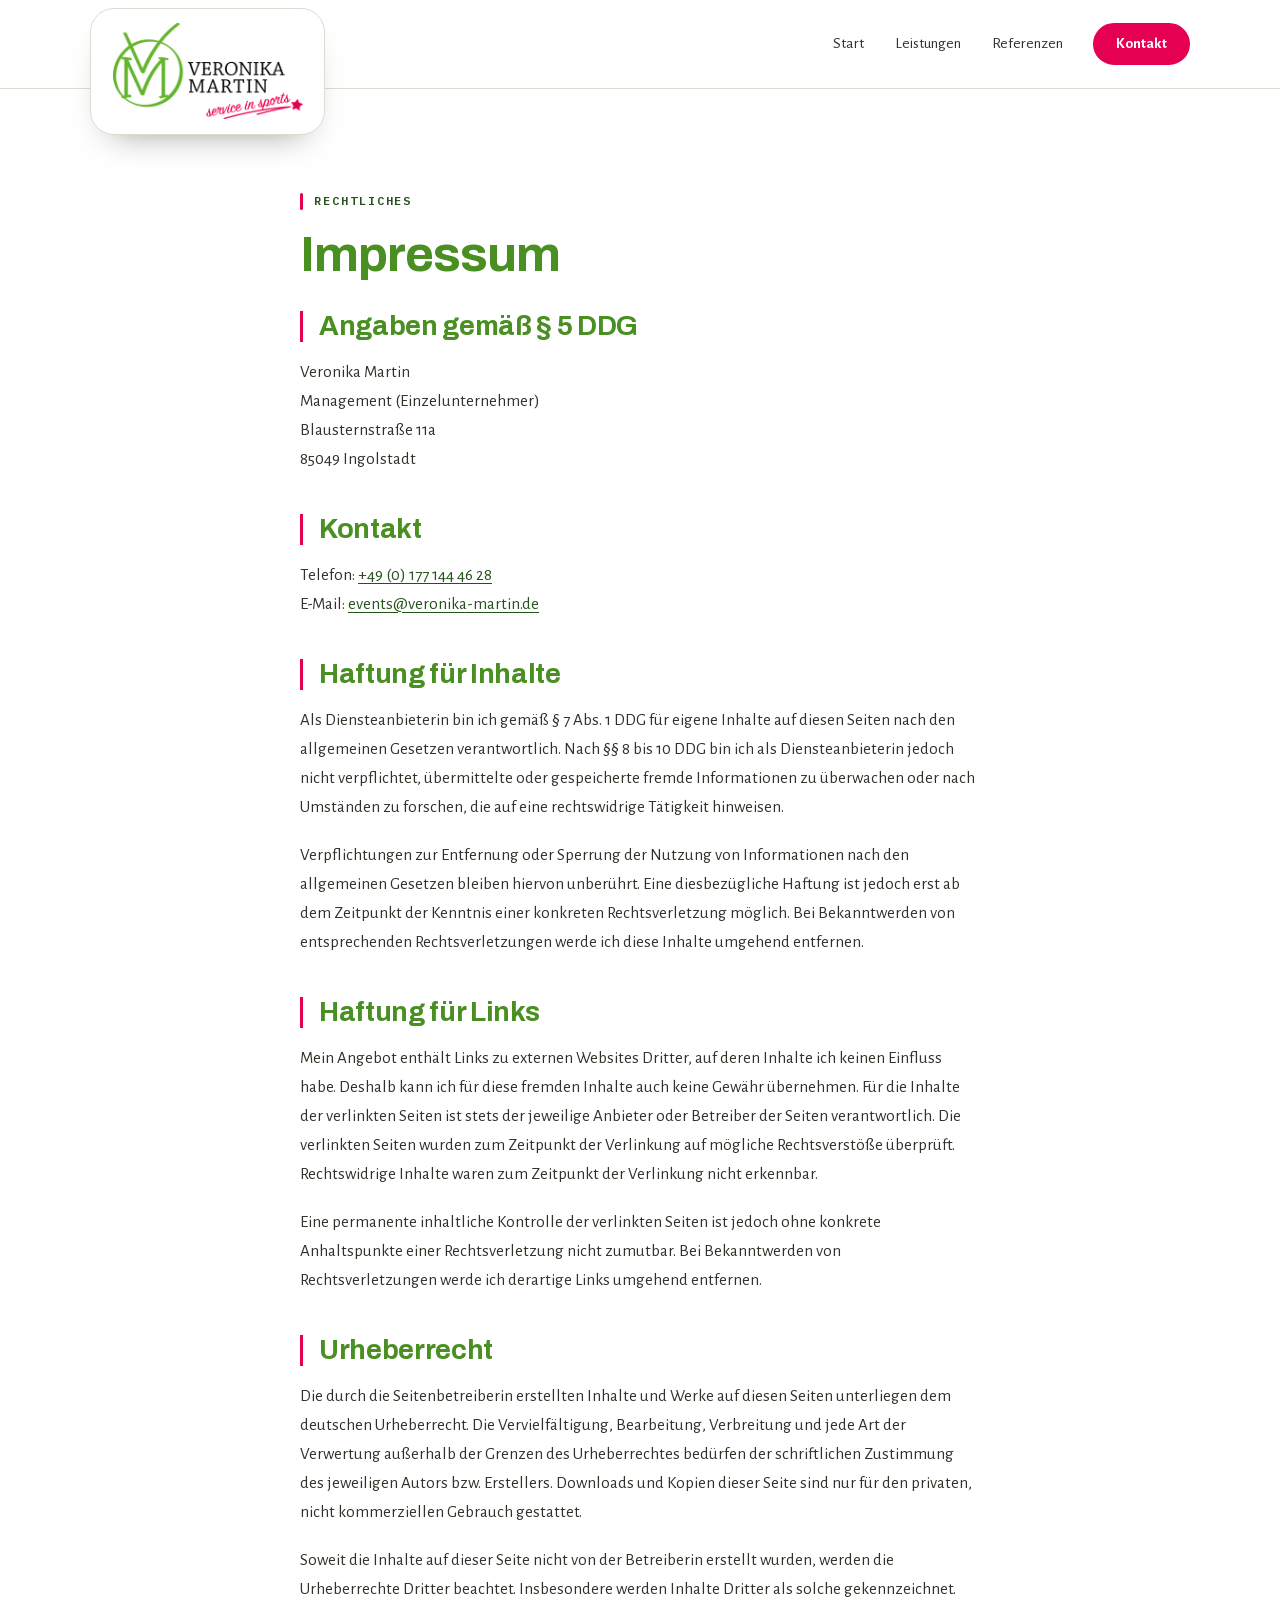
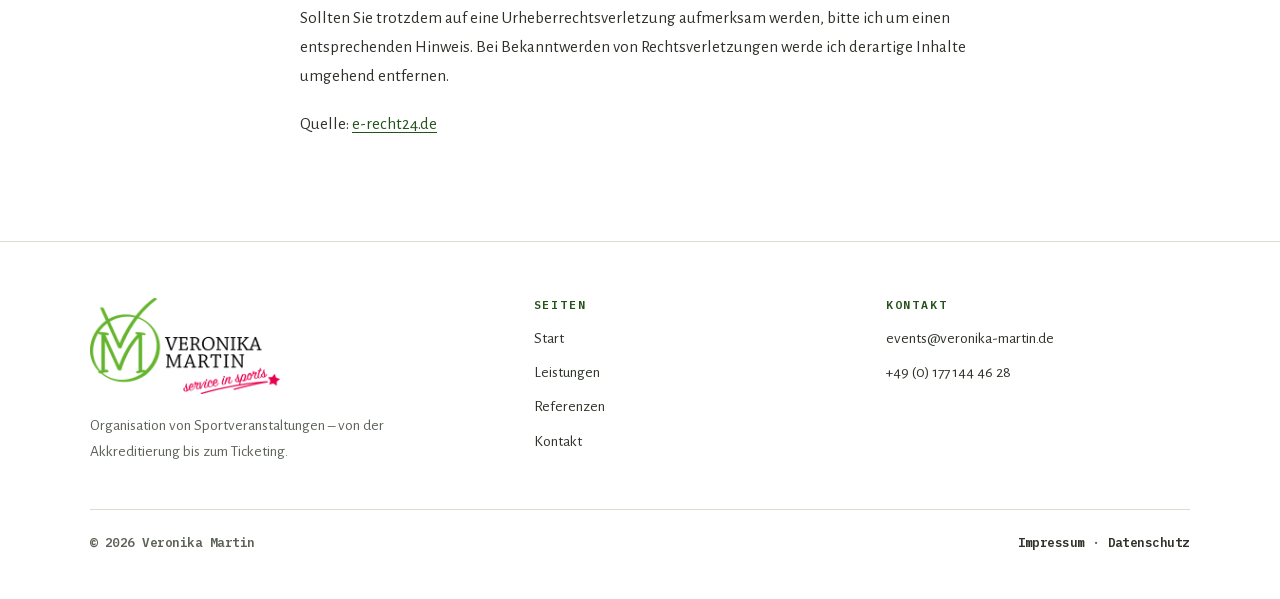
<file: impressum.html>
<!DOCTYPE html>
<html lang="de">
<head>
<meta charset="utf-8">
<meta name="viewport" content="width=device-width, initial-scale=1">
<title>Impressum – Veronika Martin Sport Event Management</title>
<meta name="description" content="Impressum und Angaben gemäß § 5 DDG von Veronika Martin, Management (Einzelunternehmer), Ingolstadt.">
<link rel="canonical" href="https://veronika-martin.de/impressum.html">
<meta name="robots" content="index, follow">
<meta property="og:type" content="website">
<meta property="og:locale" content="de_DE">
<meta property="og:site_name" content="Veronika Martin – Sport Event Management">
<meta property="og:title" content="Impressum – Veronika Martin Sport Event Management">
<meta property="og:url" content="https://veronika-martin.de/impressum.html">

<link rel="icon" href="assets/img/favicon-32.png" sizes="32x32" type="image/png">
<link rel="icon" href="assets/img/favicon-512.png" sizes="512x512" type="image/png">
<link rel="apple-touch-icon" href="assets/img/favicon-180.png">

<link rel="preload" as="font" type="font/woff2" href="assets/fonts/archivo-latin.woff2" crossorigin>
<link rel="preload" as="font" type="font/woff2" href="assets/fonts/ibm-plex-mono-600-latin.woff2" crossorigin>
<link rel="preload" as="font" type="font/woff2" href="assets/fonts/alegreya-sans-400-latin.woff2" crossorigin>
<link rel="stylesheet" href="assets/css/style.css">
<script src="assets/js/main.js" defer></script>
<script src="assets/js/inhalte.js" defer></script>
</head>
<body>

<a class="sprunglink" href="#inhalt">Zum Inhalt springen</a>

<header class="kopf">
  <div class="container kopf__innen">
    <a class="kopf__logo" href="index.html" aria-label="Veronika Martin, Sport Event Management – zur Startseite">
      <picture>
        <source type="image/webp" srcset="assets/img/logo-400.webp 400w, assets/img/logo-800.webp 800w" sizes="(max-width: 760px) 148px, 190px">
        <img src="assets/img/logo-400.png" srcset="assets/img/logo-400.png 400w, assets/img/logo-800.png 800w" sizes="(max-width: 760px) 148px, 190px" width="400" height="202" alt="">
      </picture>
    </a>

    <button class="nav-schalter" type="button" aria-expanded="false" aria-controls="hauptnavigation">
      <span class="nav-schalter__balken" aria-hidden="true"></span>Menü
    </button>

    <nav class="nav" id="hauptnavigation" aria-label="Hauptnavigation">
      <ul class="nav__liste">
        <li><a class="nav__link" href="index.html">Start</a></li>
        <li><a class="nav__link" href="leistungen.html">Leistungen</a></li>
        <li><a class="nav__link" href="referenzen.html">Referenzen</a></li>
      </ul>
      <a class="btn btn--cta btn--klein" href="kontakt.html">Kontakt</a>
    </nav>
  </div>
</header>

<main id="inhalt">

  <section class="sektion">
    <div class="container container--schmal rechtstext">
      <p class="label">Rechtliches</p>
      <h1>Impressum</h1>

      <h2>Angaben gemäß § 5 DDG</h2>
      <p>
        Veronika Martin<br>
        Management (Einzelunternehmer)<br>
        <span data-cms="allgemein.strasse">Blausternstraße 11a</span><br>
        <span data-cms="allgemein.plz">85049</span> <span data-cms="allgemein.ort">Ingolstadt</span>
      </p>

      <h2>Kontakt</h2>
      <p>
        Telefon: <a href="tel:+491771444628" data-cms-link="tel:allgemein.telefon" data-cms="allgemein.telefon">+49 (0) 177 144 46 28</a><br>
        E-Mail: <a href="mailto:events@veronika-martin.de" data-cms-link="mailto:allgemein.email" data-cms="allgemein.email">events@veronika-martin.de</a>
      </p>

      <h2>Haftung für Inhalte</h2>
      <p>Als Diensteanbieterin bin ich gemäß § 7 Abs. 1 DDG für eigene Inhalte auf diesen Seiten nach den allgemeinen Gesetzen verantwortlich. Nach §§ 8 bis 10 DDG bin ich als Diensteanbieterin jedoch nicht verpflichtet, übermittelte oder gespeicherte fremde Informationen zu überwachen oder nach Umständen zu forschen, die auf eine rechtswidrige Tätigkeit hinweisen.</p>
      <p>Verpflichtungen zur Entfernung oder Sperrung der Nutzung von Informationen nach den allgemeinen Gesetzen bleiben hiervon unberührt. Eine diesbezügliche Haftung ist jedoch erst ab dem Zeitpunkt der Kenntnis einer konkreten Rechtsverletzung möglich. Bei Bekanntwerden von entsprechenden Rechtsverletzungen werde ich diese Inhalte umgehend entfernen.</p>

      <h2>Haftung für Links</h2>
      <p>Mein Angebot enthält Links zu externen Websites Dritter, auf deren Inhalte ich keinen Einfluss habe. Deshalb kann ich für diese fremden Inhalte auch keine Gewähr übernehmen. Für die Inhalte der verlinkten Seiten ist stets der jeweilige Anbieter oder Betreiber der Seiten verantwortlich. Die verlinkten Seiten wurden zum Zeitpunkt der Verlinkung auf mögliche Rechtsverstöße überprüft. Rechtswidrige Inhalte waren zum Zeitpunkt der Verlinkung nicht erkennbar.</p>
      <p>Eine permanente inhaltliche Kontrolle der verlinkten Seiten ist jedoch ohne konkrete Anhaltspunkte einer Rechtsverletzung nicht zumutbar. Bei Bekanntwerden von Rechtsverletzungen werde ich derartige Links umgehend entfernen.</p>

      <h2>Urheberrecht</h2>
      <p>Die durch die Seitenbetreiberin erstellten Inhalte und Werke auf diesen Seiten unterliegen dem deutschen Urheberrecht. Die Vervielfältigung, Bearbeitung, Verbreitung und jede Art der Verwertung außerhalb der Grenzen des Urheberrechtes bedürfen der schriftlichen Zustimmung des jeweiligen Autors bzw. Erstellers. Downloads und Kopien dieser Seite sind nur für den privaten, nicht kommerziellen Gebrauch gestattet.</p>
      <p>Soweit die Inhalte auf dieser Seite nicht von der Betreiberin erstellt wurden, werden die Urheberrechte Dritter beachtet. Insbesondere werden Inhalte Dritter als solche gekennzeichnet. Sollten Sie trotzdem auf eine Urheberrechtsverletzung aufmerksam werden, bitte ich um einen entsprechenden Hinweis. Bei Bekanntwerden von Rechtsverletzungen werde ich derartige Inhalte umgehend entfernen.</p>

      <p>Quelle: <a href="https://www.e-recht24.de" rel="noopener noreferrer" target="_blank">e-recht24.de</a></p>
    </div>
  </section>

</main>

<footer class="fuss">
  <div class="container">
    <div class="fuss__raster">
      <div class="fuss__logo">
        <picture>
          <source type="image/webp" srcset="assets/img/logo-400.webp 400w, assets/img/logo-800.webp 800w" sizes="(max-width: 760px) 148px, 190px">
          <img src="assets/img/logo-400.png" srcset="assets/img/logo-400.png 400w, assets/img/logo-800.png 800w" sizes="(max-width: 760px) 148px, 190px" width="400" height="202" alt="Veronika Martin – service in sports" loading="lazy">
        </picture>
        <p data-cms="allgemein.fusszeileText">Organisation von Sportveranstaltungen – von der Akkreditierung bis zum Ticketing.</p>
      </div>

      <nav aria-labelledby="fuss-seiten">
        <h2 id="fuss-seiten">Seiten</h2>
        <ul>
          <li><a href="index.html">Start</a></li>
          <li><a href="leistungen.html">Leistungen</a></li>
          <li><a href="referenzen.html">Referenzen</a></li>
          <li><a href="kontakt.html">Kontakt</a></li>
        </ul>
      </nav>

      <div>
        <h2 id="fuss-kontakt">Kontakt</h2>
        <ul>
          <li><a href="mailto:events@veronika-martin.de" data-cms-link="mailto:allgemein.email" data-cms="allgemein.email">events@veronika-martin.de</a></li>
          <li><a href="tel:+491771444628" data-cms-link="tel:allgemein.telefon" data-cms="allgemein.telefon">+49 (0) 177 144 46 28</a></li>
        </ul>
      </div>
    </div>

    <div class="fuss__abschluss">
      <p>© 2026 Veronika Martin</p>
      <p><a href="impressum.html">Impressum</a> · <a href="datenschutz.html">Datenschutz</a></p>
    </div>
  </div>
</footer>

<nav class="aktionsleiste" aria-label="Schnellkontakt">
  <a class="btn btn--cta" href="mailto:events@veronika-martin.de" data-cms-link="mailto:allgemein.email">E-Mail</a>
  <a class="btn btn--linie" href="tel:+491771444628" data-cms-link="tel:allgemein.telefon">Anrufen</a>
</nav>

</body>
</html>
</file>
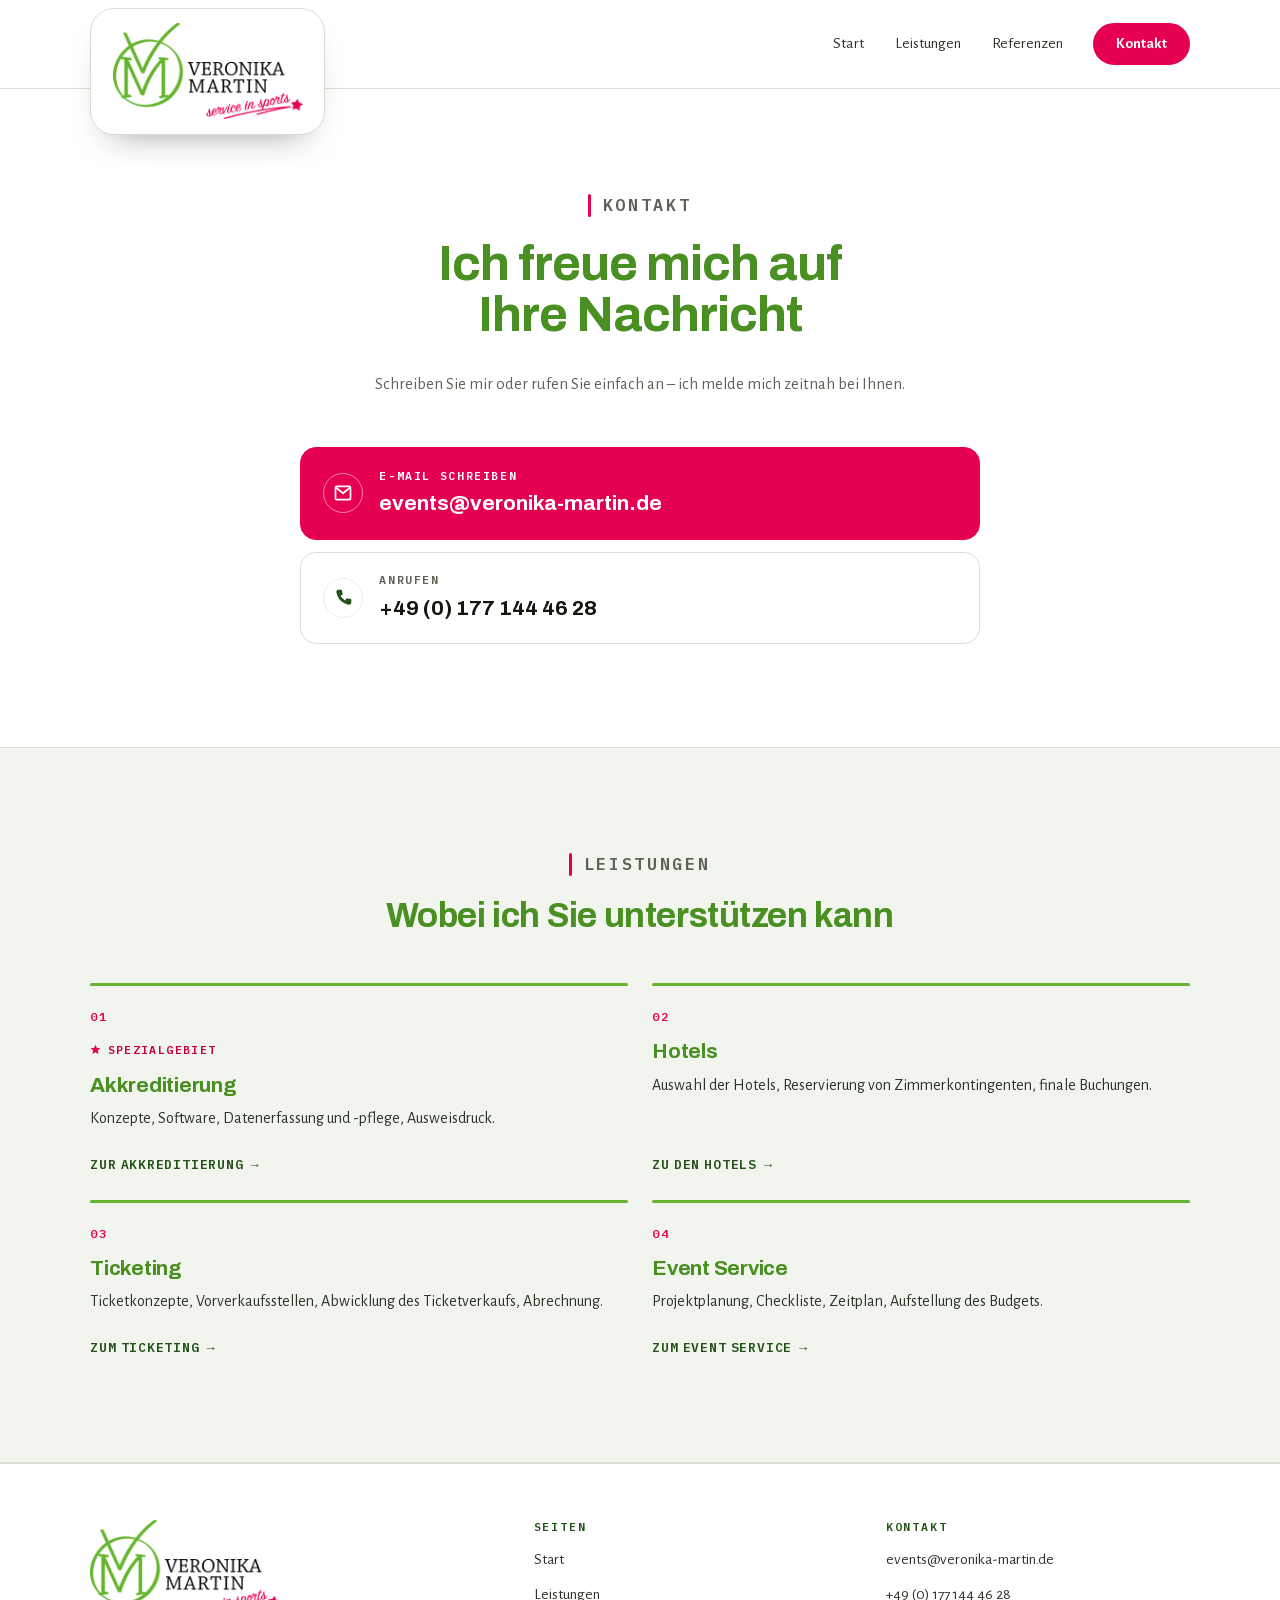
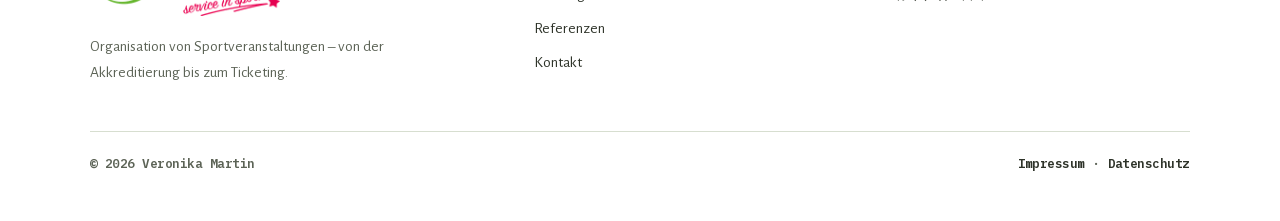
<file: kontakt.html>
<!DOCTYPE html>
<html lang="de">
<head>
<meta charset="utf-8">
<meta name="viewport" content="width=device-width, initial-scale=1">
<title data-cms="kontakt.seo.titel">Kontakt – Veronika Martin Sport Event Management</title>
<meta name="description" data-cms-inhalt="kontakt.seo.beschreibung" content="Kontakt zu Veronika Martin, Sport Event Management: per E-Mail an events@veronika-martin.de oder telefonisch unter +49 (0) 177 144 46 28.">
<link rel="canonical" href="https://veronika-martin.de/kontakt.html">
<meta name="robots" content="index, follow">

<meta property="og:type" content="website">
<meta property="og:locale" content="de_DE">
<meta property="og:site_name" content="Veronika Martin – Sport Event Management">
<meta property="og:title" content="Kontakt – Veronika Martin Sport Event Management">
<meta property="og:description" content="Per E-Mail oder telefonisch erreichbar – ich melde mich zeitnah zurück.">
<meta property="og:url" content="https://veronika-martin.de/kontakt.html">
<meta property="og:image" content="https://veronika-martin.de/assets/img/akkreditierungsausweise-1200.jpg">
<meta property="og:image:width" content="1200">
<meta property="og:image:height" content="540">
<meta property="og:image:alt" content="Akkreditierungsausweise von internationalen Sportveranstaltungen">
<meta name="twitter:card" content="summary_large_image">

<link rel="icon" href="assets/img/favicon-32.png" sizes="32x32" type="image/png">
<link rel="icon" href="assets/img/favicon-512.png" sizes="512x512" type="image/png">
<link rel="apple-touch-icon" href="assets/img/favicon-180.png">

<link rel="preload" as="font" type="font/woff2" href="assets/fonts/archivo-latin.woff2" crossorigin>
<link rel="preload" as="font" type="font/woff2" href="assets/fonts/ibm-plex-mono-600-latin.woff2" crossorigin>
<link rel="preload" as="font" type="font/woff2" href="assets/fonts/alegreya-sans-400-latin.woff2" crossorigin>
<link rel="stylesheet" href="assets/css/style.css">
<script src="assets/js/main.js" defer></script>
<script src="assets/js/inhalte.js" defer></script>
<script type="application/ld+json">
{
  "@context": "https://schema.org",
  "@graph": [
    {
      "@type": "ContactPage",
      "@id": "https://veronika-martin.de/kontakt.html",
      "url": "https://veronika-martin.de/kontakt.html",
      "name": "Kontakt – Veronika Martin Sport Event Management",
      "inLanguage": "de-DE",
      "isPartOf": {
        "@id": "https://veronika-martin.de/#website"
      },
      "about": {
        "@type": "ProfessionalService",
        "@id": "https://veronika-martin.de/#business",
        "name": "Veronika Martin – Sport Event Management",
        "email": "events@veronika-martin.de",
        "telephone": "+491771444628",
        "areaServed": {
          "@type": "Country",
          "name": "Deutschland"
        },
        "contactPoint": {
          "@type": "ContactPoint",
          "contactType": "Anfragen zu Sportveranstaltungen",
          "email": "events@veronika-martin.de",
          "telephone": "+491771444628",
          "availableLanguage": [
            "de",
            "en"
          ]
        }
      }
    },
    {
      "@type": "BreadcrumbList",
      "itemListElement": [
        {
          "@type": "ListItem",
          "position": 1,
          "name": "Start",
          "item": "https://veronika-martin.de/"
        },
        {
          "@type": "ListItem",
          "position": 2,
          "name": "Kontakt",
          "item": "https://veronika-martin.de/kontakt.html"
        }
      ]
    }
  ]
}
</script>
</head>
<body>

<a class="sprunglink" href="#inhalt">Zum Inhalt springen</a>

<header class="kopf">
  <div class="container kopf__innen">
    <a class="kopf__logo" href="index.html" aria-label="Veronika Martin, Sport Event Management – zur Startseite">
      <picture>
        <source type="image/webp" srcset="assets/img/logo-400.webp 400w, assets/img/logo-800.webp 800w" sizes="(max-width: 760px) 148px, 190px">
        <img src="assets/img/logo-400.png" srcset="assets/img/logo-400.png 400w, assets/img/logo-800.png 800w" sizes="(max-width: 760px) 148px, 190px" width="400" height="202" alt="">
      </picture>
    </a>

    <button class="nav-schalter" type="button" aria-expanded="false" aria-controls="hauptnavigation">
      <span class="nav-schalter__balken" aria-hidden="true"></span>Menü
    </button>

    <nav class="nav" id="hauptnavigation" aria-label="Hauptnavigation">
      <ul class="nav__liste">
        <li><a class="nav__link" href="index.html">Start</a></li>
        <li><a class="nav__link" href="leistungen.html">Leistungen</a></li>
        <li><a class="nav__link" href="referenzen.html">Referenzen</a></li>
      </ul>
      <a class="btn btn--cta btn--klein" href="kontakt.html" aria-current="page">Kontakt</a>
    </nav>
  </div>
</header>

<main id="inhalt">

  <section class="sektion">
    <div class="container container--schmal">
      <div class="sektionskopf sektionskopf--mitte">
        <p class="label label--mitte" data-cms="kontakt.kopf.label">Kontakt</p>
        <h1 data-cms="kontakt.kopf.ueberschrift">Ich freue mich auf Ihre Nachricht</h1>
        <p data-cms="kontakt.kopf.text">Schreiben Sie mir oder rufen Sie einfach an – ich melde mich zeitnah bei Ihnen zurück.</p>
      </div>

      <div class="kontaktband__wege kontaktwege--hell">
        <a class="kontaktweg kontaktweg--cta" href="mailto:events@veronika-martin.de" data-cms-link="mailto:allgemein.email">
          <span class="kontaktweg__symbol" aria-hidden="true">
            <svg viewBox="0 0 24 24" focusable="false"><path d="M2 5.5A2.5 2.5 0 0 1 4.5 3h15A2.5 2.5 0 0 1 22 5.5v13a2.5 2.5 0 0 1-2.5 2.5h-15A2.5 2.5 0 0 1 2 18.5v-13Zm2.6-.5 7.4 5.9L19.4 5H4.6ZM20 7.3l-7.4 5.9a1 1 0 0 1-1.2 0L4 7.3V19h16V7.3Z"/></svg>
          </span>
          <span class="kontaktweg__inhalt">
            <span class="kontaktweg__art" data-cms="allgemein.kontaktwegEmail">E-Mail schreiben</span>
            <span class="kontaktweg__wert" data-cms="allgemein.email">events@veronika-martin.de</span>
          </span>
        </a>
        <a class="kontaktweg" href="tel:+491771444628" data-cms-link="tel:allgemein.telefon">
          <span class="kontaktweg__symbol" aria-hidden="true">
            <svg viewBox="0 0 24 24" focusable="false"><path d="M6.6 2h3.1a1 1 0 0 1 1 .8l1 4.3a1 1 0 0 1-.5 1.1L9 9.4a13 13 0 0 0 5.6 5.6l1.2-2.2a1 1 0 0 1 1.1-.5l4.3 1a1 1 0 0 1 .8 1v3.1A2.6 2.6 0 0 1 19.4 20 17.4 17.4 0 0 1 4 4.6 2.6 2.6 0 0 1 6.6 2Z"/></svg>
          </span>
          <span class="kontaktweg__inhalt">
            <span class="kontaktweg__art" data-cms="allgemein.kontaktwegTelefon">Anrufen</span>
            <span class="kontaktweg__wert" data-cms="allgemein.telefon">+49 (0) 177 144 46 28</span>
          </span>
        </a>
      </div>
    </div>
  </section>

  <section class="sektion sektion--sand" aria-labelledby="kontakt-leistungen">
    <div class="container">
      <div class="sektionskopf sektionskopf--mitte">
        <p class="label label--mitte" data-cms="kontakt.leistungen.label">Leistungen</p>
        <h2 id="kontakt-leistungen" data-cms="kontakt.leistungen.ueberschrift">Wobei ich Sie unterstützen kann</h2>
      </div>

      <div class="karten">
        <template data-cms-liste="leistungen.leistungen">
          <article class="karte" data-cms-klasse="karte--hervor:spezialgebiet">
            <span class="karte__nr" data-cms-nr></span>
            <span class="abzeichen" data-cms-wenn="spezialgebiet">Spezialgebiet</span>
            <h3 data-cms="titel"></h3>
            <p data-cms="kurztextKontakt"></p>
            <a class="pfeil-link" href="leistungen.html" data-cms-link="anker:leistungen.html#titel" data-cms="linkText"></a>
          </article>
        </template>
        <article data-cms-eintrag="leistungen.leistungen|" class="karte karte--hervor" data-cms-klasse="karte--hervor:spezialgebiet">
          <span class="karte__nr" data-cms-nr>01</span>
          <span class="abzeichen" data-cms-wenn="spezialgebiet">Spezialgebiet</span>
          <h3 data-cms="titel">Akkreditierung</h3>
          <p data-cms="kurztextKontakt">Konzepte, Software, Datenerfassung und -pflege, Ausweisdruck.</p>
          <a class="pfeil-link" href="leistungen.html#akkreditierung" data-cms-link="anker:leistungen.html#titel" data-cms="linkText">Zur Akkreditierung</a>
        </article>
        <article data-cms-eintrag="leistungen.leistungen|" class="karte" data-cms-klasse="karte--hervor:spezialgebiet">
          <span class="karte__nr" data-cms-nr>02</span>
          <h3 data-cms="titel">Hotels</h3>
          <p data-cms="kurztextKontakt">Auswahl der Hotels, Reservierung von Zimmerkontingenten, finale Buchungen.</p>
          <a class="pfeil-link" href="leistungen.html#hotels" data-cms-link="anker:leistungen.html#titel" data-cms="linkText">Zu den Hotels</a>
        </article>
        <article data-cms-eintrag="leistungen.leistungen|" class="karte" data-cms-klasse="karte--hervor:spezialgebiet">
          <span class="karte__nr" data-cms-nr>03</span>
          <h3 data-cms="titel">Ticketing</h3>
          <p data-cms="kurztextKontakt">Ticketkonzepte, Vorverkaufsstellen, Abwicklung des Ticketverkaufs, Abrechnung.</p>
          <a class="pfeil-link" href="leistungen.html#ticketing" data-cms-link="anker:leistungen.html#titel" data-cms="linkText">Zum Ticketing</a>
        </article>
        <article data-cms-eintrag="leistungen.leistungen|" class="karte" data-cms-klasse="karte--hervor:spezialgebiet">
          <span class="karte__nr" data-cms-nr>04</span>
          <h3 data-cms="titel">Event Service</h3>
          <p data-cms="kurztextKontakt">Projektplanung, Checkliste, Zeitplan, Aufstellung des Budgets.</p>
          <a class="pfeil-link" href="leistungen.html#event-service" data-cms-link="anker:leistungen.html#titel" data-cms="linkText">Zum Event Service</a>
        </article>
      </div>
    </div>
  </section>

</main>

<footer class="fuss">
  <div class="container">
    <div class="fuss__raster">
      <div class="fuss__logo">
        <picture>
          <source type="image/webp" srcset="assets/img/logo-400.webp 400w, assets/img/logo-800.webp 800w" sizes="(max-width: 760px) 148px, 190px">
          <img src="assets/img/logo-400.png" srcset="assets/img/logo-400.png 400w, assets/img/logo-800.png 800w" sizes="(max-width: 760px) 148px, 190px" width="400" height="202" alt="Veronika Martin – service in sports" loading="lazy">
        </picture>
        <p data-cms="allgemein.fusszeileText">Organisation von Sportveranstaltungen – von der Akkreditierung bis zum Ticketing.</p>
      </div>

      <nav aria-labelledby="fuss-seiten">
        <h2 id="fuss-seiten">Seiten</h2>
        <ul>
          <li><a href="index.html">Start</a></li>
          <li><a href="leistungen.html">Leistungen</a></li>
          <li><a href="referenzen.html">Referenzen</a></li>
          <li><a href="kontakt.html">Kontakt</a></li>
        </ul>
      </nav>

      <div>
        <h2 id="fuss-kontakt">Kontakt</h2>
        <ul>
          <li><a href="mailto:events@veronika-martin.de" data-cms-link="mailto:allgemein.email" data-cms="allgemein.email">events@veronika-martin.de</a></li>
          <li><a href="tel:+491771444628" data-cms-link="tel:allgemein.telefon" data-cms="allgemein.telefon">+49 (0) 177 144 46 28</a></li>
        </ul>
      </div>
    </div>

    <div class="fuss__abschluss">
      <p>© 2026 Veronika Martin</p>
      <p><a href="impressum.html">Impressum</a> · <a href="datenschutz.html">Datenschutz</a></p>
    </div>
  </div>
</footer>

<nav class="aktionsleiste" aria-label="Schnellkontakt">
  <a class="btn btn--cta" href="mailto:events@veronika-martin.de" data-cms-link="mailto:allgemein.email">E-Mail</a>
  <a class="btn btn--linie" href="tel:+491771444628" data-cms-link="tel:allgemein.telefon">Anrufen</a>
</nav>

</body>
</html>
</file>
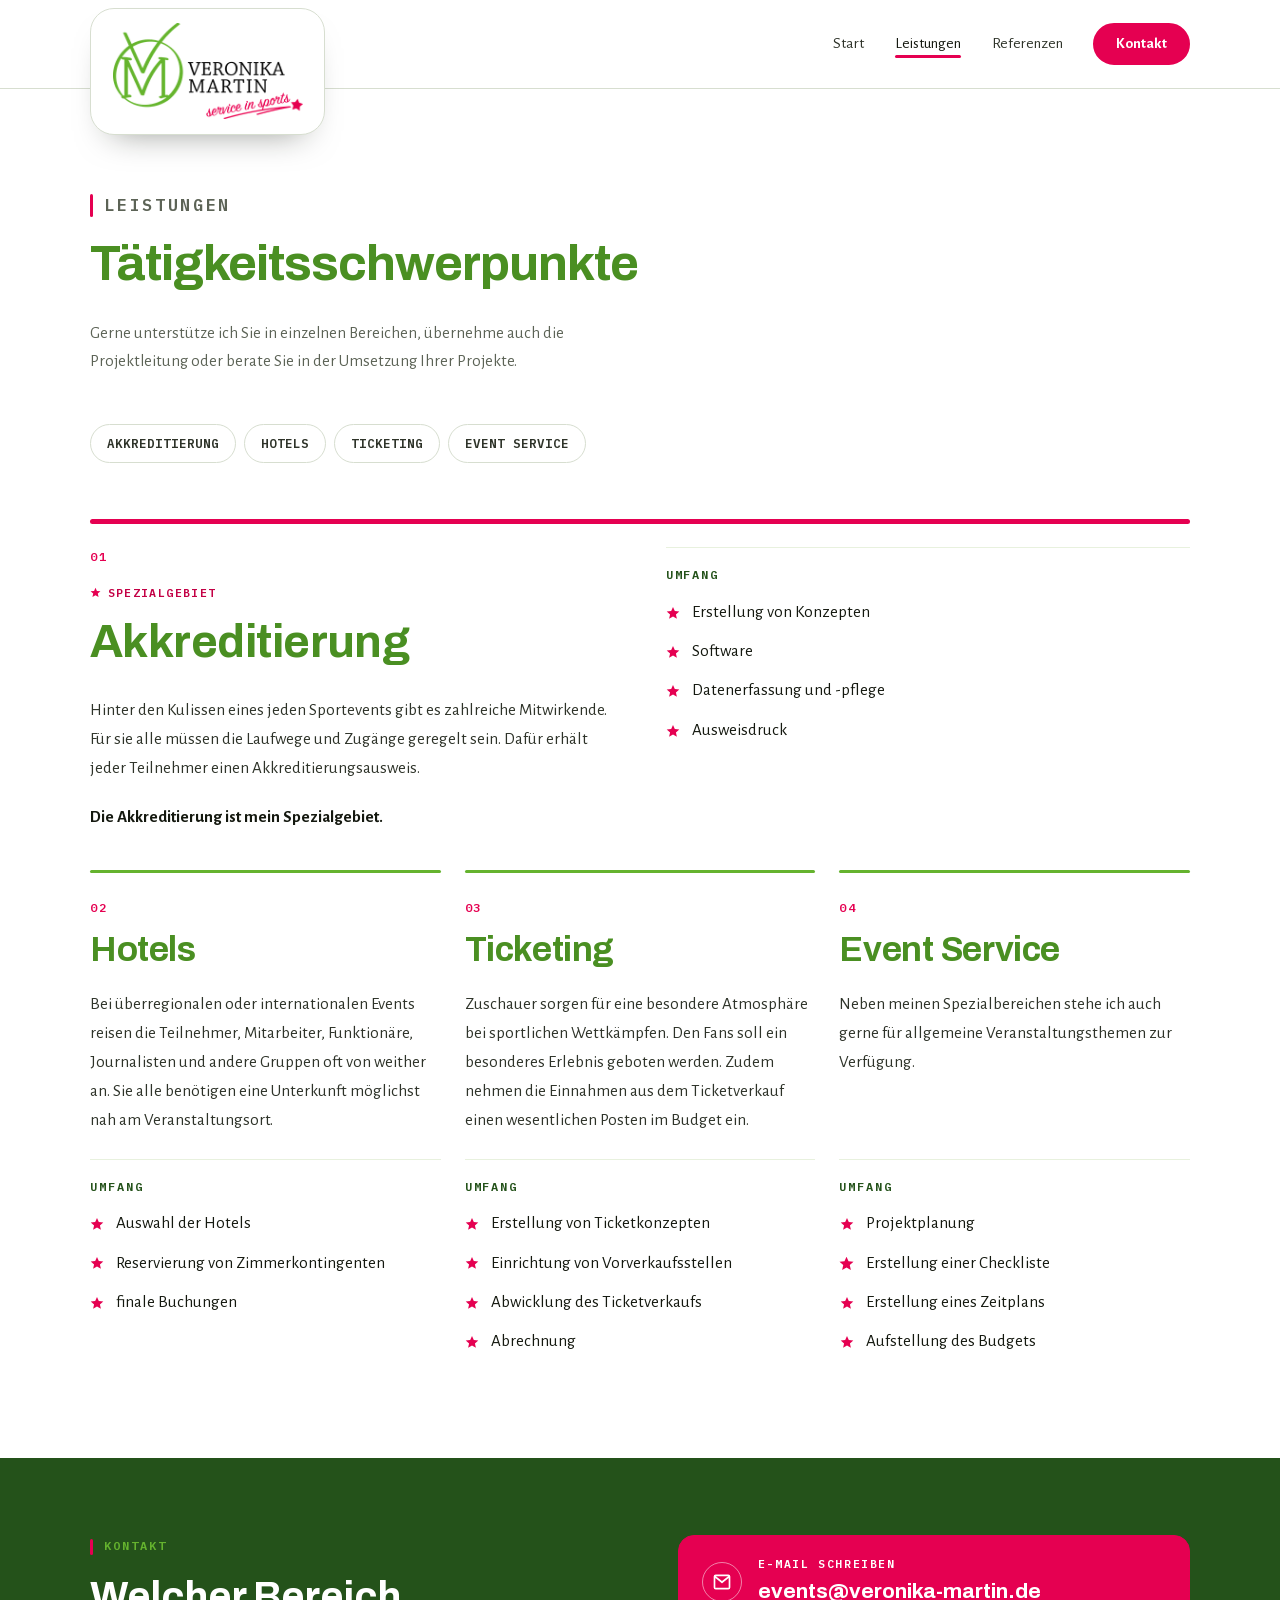
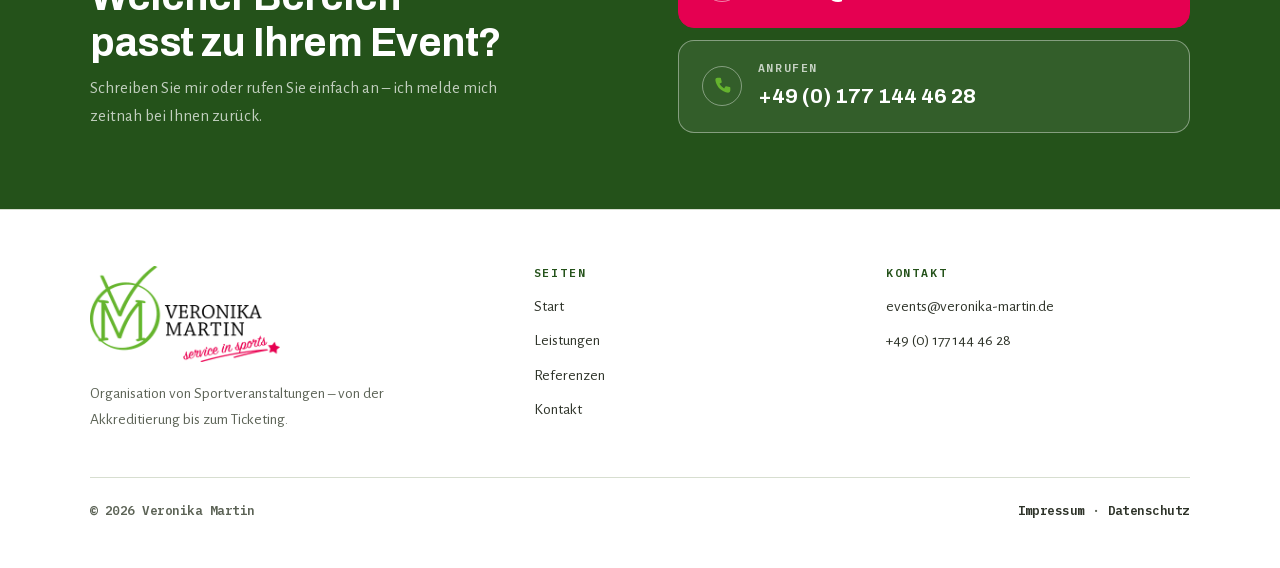
<file: leistungen.html>
<!DOCTYPE html>
<html lang="de">
<head>
<meta charset="utf-8">
<meta name="viewport" content="width=device-width, initial-scale=1">
<title data-cms="leistungen.seo.titel">Akkreditierung, Hotels &amp; Ticketing | Veronika Martin</title>
<meta name="description" data-cms-inhalt="leistungen.seo.beschreibung" content="Akkreditierung als Spezialgebiet, dazu Hotels, Ticketing und Event Service für Sportveranstaltungen – einzeln buchbar oder mit Projektleitung.">
<link rel="canonical" href="https://veronika-martin.de/leistungen.html">
<meta name="robots" content="index, follow">

<meta property="og:type" content="website">
<meta property="og:locale" content="de_DE">
<meta property="og:site_name" content="Veronika Martin – Sport Event Management">
<meta property="og:title" content="Leistungen – Akkreditierung, Hotels, Ticketing & Event Service">
<meta property="og:description" content="Vier Bereiche, in denen ich Veranstalter entlaste – Akkreditierung als Spezialgebiet.">
<meta property="og:url" content="https://veronika-martin.de/leistungen.html">
<meta property="og:image" content="https://veronika-martin.de/assets/img/akkreditierungsausweise-1200.jpg">
<meta property="og:image:width" content="1200">
<meta property="og:image:height" content="540">
<meta property="og:image:alt" content="Akkreditierungsausweise von internationalen Sportveranstaltungen">
<meta name="twitter:card" content="summary_large_image">

<link rel="icon" href="assets/img/favicon-32.png" sizes="32x32" type="image/png">
<link rel="icon" href="assets/img/favicon-512.png" sizes="512x512" type="image/png">
<link rel="apple-touch-icon" href="assets/img/favicon-180.png">

<link rel="preload" as="font" type="font/woff2" href="assets/fonts/archivo-latin.woff2" crossorigin>
<link rel="preload" as="font" type="font/woff2" href="assets/fonts/ibm-plex-mono-600-latin.woff2" crossorigin>
<link rel="preload" as="font" type="font/woff2" href="assets/fonts/alegreya-sans-400-latin.woff2" crossorigin>
<link rel="stylesheet" href="assets/css/style.css">
<script src="assets/js/main.js" defer></script>
<script src="assets/js/inhalte.js" defer></script>
<script type="application/ld+json">
{
  "@context": "https://schema.org",
  "@graph": [
    {
      "@type": "WebPage",
      "@id": "https://veronika-martin.de/leistungen.html",
      "url": "https://veronika-martin.de/leistungen.html",
      "name": "Leistungen – Akkreditierung, Hotels, Ticketing & Event Service",
      "inLanguage": "de-DE",
      "isPartOf": {
        "@id": "https://veronika-martin.de/#website"
      },
      "about": {
        "@id": "https://veronika-martin.de/#business"
      },
      "mainEntity": {
        "@type": "ItemList",
        "itemListElement": [
          {
            "@type": "ListItem",
            "position": 1,
            "item": {
              "@type": "Service",
              "@id": "https://veronika-martin.de/leistungen.html#akkreditierung",
              "name": "Akkreditierung",
              "serviceType": "Akkreditierung",
              "description": "Spezialgebiet: Regelung von Laufwegen und Zugängen für alle Mitwirkenden eines Sportevents – Erstellung von Konzepten, Software, Datenerfassung und -pflege, Ausweisdruck.",
              "provider": {
                "@id": "https://veronika-martin.de/#business"
              }
            }
          },
          {
            "@type": "ListItem",
            "position": 2,
            "item": {
              "@type": "Service",
              "@id": "https://veronika-martin.de/leistungen.html#hotels",
              "name": "Hotels",
              "serviceType": "Hotels",
              "description": "Unterkünfte nah am Veranstaltungsort für Teilnehmer, Mitarbeiter, Funktionäre und Journalisten – Auswahl der Hotels, Reservierung von Zimmerkontingenten, finale Buchungen.",
              "provider": {
                "@id": "https://veronika-martin.de/#business"
              }
            }
          },
          {
            "@type": "ListItem",
            "position": 3,
            "item": {
              "@type": "Service",
              "@id": "https://veronika-martin.de/leistungen.html#ticketing",
              "name": "Ticketing",
              "serviceType": "Ticketing",
              "description": "Erstellung von Ticketkonzepten, Einrichtung von Vorverkaufsstellen, Abwicklung des Ticketverkaufs, Abrechnung.",
              "provider": {
                "@id": "https://veronika-martin.de/#business"
              }
            }
          },
          {
            "@type": "ListItem",
            "position": 4,
            "item": {
              "@type": "Service",
              "@id": "https://veronika-martin.de/leistungen.html#event-service",
              "name": "Event Service",
              "serviceType": "Event Service",
              "description": "Allgemeine Veranstaltungsthemen – Projektplanung, Erstellung einer Checkliste, Erstellung eines Zeitplans, Aufstellung des Budgets.",
              "provider": {
                "@id": "https://veronika-martin.de/#business"
              }
            }
          }
        ]
      }
    },
    {
      "@type": "BreadcrumbList",
      "itemListElement": [
        {
          "@type": "ListItem",
          "position": 1,
          "name": "Start",
          "item": "https://veronika-martin.de/"
        },
        {
          "@type": "ListItem",
          "position": 2,
          "name": "Leistungen",
          "item": "https://veronika-martin.de/leistungen.html"
        }
      ]
    }
  ]
}
</script>
</head>
<body>

<a class="sprunglink" href="#inhalt">Zum Inhalt springen</a>

<header class="kopf">
  <div class="container kopf__innen">
    <a class="kopf__logo" href="index.html" aria-label="Veronika Martin, Sport Event Management – zur Startseite">
      <picture>
        <source type="image/webp" srcset="assets/img/logo-400.webp 400w, assets/img/logo-800.webp 800w" sizes="(max-width: 760px) 148px, 190px">
        <img src="assets/img/logo-400.png" srcset="assets/img/logo-400.png 400w, assets/img/logo-800.png 800w" sizes="(max-width: 760px) 148px, 190px" width="400" height="202" alt="">
      </picture>
    </a>

    <button class="nav-schalter" type="button" aria-expanded="false" aria-controls="hauptnavigation">
      <span class="nav-schalter__balken" aria-hidden="true"></span>Menü
    </button>

    <nav class="nav" id="hauptnavigation" aria-label="Hauptnavigation">
      <ul class="nav__liste">
        <li><a class="nav__link" href="index.html">Start</a></li>
        <li><a class="nav__link" href="leistungen.html" aria-current="page">Leistungen</a></li>
        <li><a class="nav__link" href="referenzen.html">Referenzen</a></li>
      </ul>
      <a class="btn btn--cta btn--klein" href="kontakt.html">Kontakt</a>
    </nav>
  </div>
</header>

<main id="inhalt">

  <section class="sektion">
    <div class="container">
      <div class="sektionskopf">
        <p class="label" data-cms="leistungen.kopf.label">Leistungen</p>
        <h1 data-cms="leistungen.kopf.ueberschrift">Tätigkeitsschwerpunkte</h1>
        <p data-cms="leistungen.kopf.text">Gerne unterstütze ich Sie in einzelnen Bereichen, übernehme auch die Projektleitung oder berate Sie in der Umsetzung Ihrer Projekte.</p>
      </div>

      <ul class="sprungnav">
        <template data-cms-liste="leistungen.leistungen">
          <li><a href="#" data-cms-link="anker:#titel" data-cms="titel"></a></li>
        </template>
        <li data-cms-eintrag="leistungen.leistungen|"><a href="#akkreditierung" data-cms-link="anker:#titel" data-cms="titel">Akkreditierung</a></li>
        <li data-cms-eintrag="leistungen.leistungen|"><a href="#hotels" data-cms-link="anker:#titel" data-cms="titel">Hotels</a></li>
        <li data-cms-eintrag="leistungen.leistungen|"><a href="#ticketing" data-cms-link="anker:#titel" data-cms="titel">Ticketing</a></li>
        <li data-cms-eintrag="leistungen.leistungen|"><a href="#event-service" data-cms-link="anker:#titel" data-cms="titel">Event Service</a></li>
      </ul>

      <!-- Leistungen mit Häkchen "Spezialgebiet" stehen groß oben, alle anderen im Raster darunter -->
      <template data-cms-liste="leistungen.leistungen" data-cms-filter="spezialgebiet">
        <article class="leistung leistung--spezial" data-cms-id="titel">
          <div class="leistung__block">
            <div>
              <span class="leistung__nr" data-cms-nr></span>
              <span class="abzeichen">Spezialgebiet</span>
              <h2 data-cms="titel"></h2>
              <p data-cms="beschreibung"></p>
              <p data-cms-wenn="hervorhebung"><strong data-cms="hervorhebung"></strong></p>
            </div>
            <div class="leistung__umfang">
              <h3>Umfang</h3>
              <ul class="stern-liste">
                <template data-cms-liste="umfang">
                  <li data-cms="."></li>
                </template>
              </ul>
            </div>
          </div>
        </article>
      </template>
      <article data-cms-eintrag="leistungen.leistungen|spezialgebiet" class="leistung leistung--spezial" data-cms-id="titel" id="akkreditierung">
        <div class="leistung__block">
          <div>
            <span class="leistung__nr" data-cms-nr>01</span>
            <span class="abzeichen">Spezialgebiet</span>
            <h2 data-cms="titel">Akkreditierung</h2>
            <p data-cms="beschreibung">Hinter den Kulissen eines jeden Sportevents gibt es zahlreiche Mitwirkende. Für sie alle müssen die Laufwege und Zugänge geregelt sein. Dafür erhält jeder Teilnehmer einen Akkreditierungsausweis.</p>
            <p data-cms-wenn="hervorhebung"><strong data-cms="hervorhebung">Die Akkreditierung ist mein Spezialgebiet.</strong></p>
          </div>
          <div class="leistung__umfang">
            <h3>Umfang</h3>
            <ul class="stern-liste">
              <template data-cms-liste="umfang">
                <li data-cms="."></li>
              </template>
              <li data-cms-eintrag="umfang|" data-cms=".">Erstellung von Konzepten</li>
              <li data-cms-eintrag="umfang|" data-cms=".">Software</li>
              <li data-cms-eintrag="umfang|" data-cms=".">Datenerfassung und -pflege</li>
              <li data-cms-eintrag="umfang|" data-cms=".">Ausweisdruck</li>
            </ul>
          </div>
        </div>
      </article>

      <div class="leistungen__raster">
        <template data-cms-liste="leistungen.leistungen" data-cms-filter="!spezialgebiet">
          <article class="leistung" data-cms-id="titel">
            <div class="leistung__block">
              <div>
                <span class="leistung__nr" data-cms-nr></span>
                <h2 data-cms="titel"></h2>
                <p data-cms="beschreibung"></p>
                <p data-cms-wenn="hervorhebung"><strong data-cms="hervorhebung"></strong></p>
              </div>
              <div class="leistung__umfang">
                <h3>Umfang</h3>
                <ul class="stern-liste">
                  <template data-cms-liste="umfang">
                    <li data-cms="."></li>
                  </template>
                </ul>
              </div>
            </div>
          </article>
        </template>
        <article data-cms-eintrag="leistungen.leistungen|!spezialgebiet" class="leistung" data-cms-id="titel" id="hotels">
          <div class="leistung__block">
            <div>
              <span class="leistung__nr" data-cms-nr>02</span>
              <h2 data-cms="titel">Hotels</h2>
              <p data-cms="beschreibung">Bei überregionalen oder internationalen Events reisen die Teilnehmer, Mitarbeiter, Funktionäre, Journalisten und andere Gruppen oft von weither an. Sie alle benötigen eine Unterkunft möglichst nah am Veranstaltungsort.</p>
            </div>
            <div class="leistung__umfang">
              <h3>Umfang</h3>
              <ul class="stern-liste">
                <template data-cms-liste="umfang">
                  <li data-cms="."></li>
                </template>
                <li data-cms-eintrag="umfang|" data-cms=".">Auswahl der Hotels</li>
                <li data-cms-eintrag="umfang|" data-cms=".">Reservierung von Zimmerkontingenten</li>
                <li data-cms-eintrag="umfang|" data-cms=".">finale Buchungen</li>
              </ul>
            </div>
          </div>
        </article>
        <article data-cms-eintrag="leistungen.leistungen|!spezialgebiet" class="leistung" data-cms-id="titel" id="ticketing">
          <div class="leistung__block">
            <div>
              <span class="leistung__nr" data-cms-nr>03</span>
              <h2 data-cms="titel">Ticketing</h2>
              <p data-cms="beschreibung">Zuschauer sorgen für eine besondere Atmosphäre bei sportlichen Wettkämpfen. Den Fans soll ein besonderes Erlebnis geboten werden. Zudem nehmen die Einnahmen aus dem Ticketverkauf einen wesentlichen Posten im Budget ein.</p>
            </div>
            <div class="leistung__umfang">
              <h3>Umfang</h3>
              <ul class="stern-liste">
                <template data-cms-liste="umfang">
                  <li data-cms="."></li>
                </template>
                <li data-cms-eintrag="umfang|" data-cms=".">Erstellung von Ticketkonzepten</li>
                <li data-cms-eintrag="umfang|" data-cms=".">Einrichtung von Vorverkaufsstellen</li>
                <li data-cms-eintrag="umfang|" data-cms=".">Abwicklung des Ticketverkaufs</li>
                <li data-cms-eintrag="umfang|" data-cms=".">Abrechnung</li>
              </ul>
            </div>
          </div>
        </article>
        <article data-cms-eintrag="leistungen.leistungen|!spezialgebiet" class="leistung" data-cms-id="titel" id="event-service">
          <div class="leistung__block">
            <div>
              <span class="leistung__nr" data-cms-nr>04</span>
              <h2 data-cms="titel">Event Service</h2>
              <p data-cms="beschreibung">Neben meinen Spezialbereichen stehe ich auch gerne für allgemeine Veranstaltungsthemen zur Verfügung.</p>
            </div>
            <div class="leistung__umfang">
              <h3>Umfang</h3>
              <ul class="stern-liste">
                <template data-cms-liste="umfang">
                  <li data-cms="."></li>
                </template>
                <li data-cms-eintrag="umfang|" data-cms=".">Projektplanung</li>
                <li data-cms-eintrag="umfang|" data-cms=".">Erstellung einer Checkliste</li>
                <li data-cms-eintrag="umfang|" data-cms=".">Erstellung eines Zeitplans</li>
                <li data-cms-eintrag="umfang|" data-cms=".">Aufstellung des Budgets</li>
              </ul>
            </div>
          </div>
        </article>
      </div>
    </div>
  </section>

  <section class="kontaktband" aria-labelledby="kontaktband-titel">
    <div class="container kontaktband__innen">
      <div>
        <p class="label" data-cms="leistungen.kontakt.label">Kontakt</p>
        <h2 id="kontaktband-titel" data-cms="leistungen.kontakt.ueberschrift">Welcher Bereich passt zu Ihrem Event?</h2>
        <p data-cms="leistungen.kontakt.text">Schreiben Sie mir oder rufen Sie einfach an – ich melde mich zeitnah bei Ihnen zurück.</p>
      </div>
      <div class="kontaktband__wege">
        <a class="kontaktweg kontaktweg--cta" href="mailto:events@veronika-martin.de" data-cms-link="mailto:allgemein.email">
          <span class="kontaktweg__symbol" aria-hidden="true">
            <svg viewBox="0 0 24 24" focusable="false"><path d="M2 5.5A2.5 2.5 0 0 1 4.5 3h15A2.5 2.5 0 0 1 22 5.5v13a2.5 2.5 0 0 1-2.5 2.5h-15A2.5 2.5 0 0 1 2 18.5v-13Zm2.6-.5 7.4 5.9L19.4 5H4.6ZM20 7.3l-7.4 5.9a1 1 0 0 1-1.2 0L4 7.3V19h16V7.3Z"/></svg>
          </span>
          <span class="kontaktweg__inhalt">
            <span class="kontaktweg__art" data-cms="allgemein.kontaktwegEmail">E-Mail schreiben</span>
            <span class="kontaktweg__wert" data-cms="allgemein.email">events@veronika-martin.de</span>
          </span>
        </a>
        <a class="kontaktweg" href="tel:+491771444628" data-cms-link="tel:allgemein.telefon">
          <span class="kontaktweg__symbol" aria-hidden="true">
            <svg viewBox="0 0 24 24" focusable="false"><path d="M6.6 2h3.1a1 1 0 0 1 1 .8l1 4.3a1 1 0 0 1-.5 1.1L9 9.4a13 13 0 0 0 5.6 5.6l1.2-2.2a1 1 0 0 1 1.1-.5l4.3 1a1 1 0 0 1 .8 1v3.1A2.6 2.6 0 0 1 19.4 20 17.4 17.4 0 0 1 4 4.6 2.6 2.6 0 0 1 6.6 2Z"/></svg>
          </span>
          <span class="kontaktweg__inhalt">
            <span class="kontaktweg__art" data-cms="allgemein.kontaktwegTelefon">Anrufen</span>
            <span class="kontaktweg__wert" data-cms="allgemein.telefon">+49 (0) 177 144 46 28</span>
          </span>
        </a>
      </div>
    </div>
  </section>

</main>

<footer class="fuss">
  <div class="container">
    <div class="fuss__raster">
      <div class="fuss__logo">
        <picture>
          <source type="image/webp" srcset="assets/img/logo-400.webp 400w, assets/img/logo-800.webp 800w" sizes="(max-width: 760px) 148px, 190px">
          <img src="assets/img/logo-400.png" srcset="assets/img/logo-400.png 400w, assets/img/logo-800.png 800w" sizes="(max-width: 760px) 148px, 190px" width="400" height="202" alt="Veronika Martin – service in sports" loading="lazy">
        </picture>
        <p data-cms="allgemein.fusszeileText">Organisation von Sportveranstaltungen – von der Akkreditierung bis zum Ticketing.</p>
      </div>

      <nav aria-labelledby="fuss-seiten">
        <h2 id="fuss-seiten">Seiten</h2>
        <ul>
          <li><a href="index.html">Start</a></li>
          <li><a href="leistungen.html">Leistungen</a></li>
          <li><a href="referenzen.html">Referenzen</a></li>
          <li><a href="kontakt.html">Kontakt</a></li>
        </ul>
      </nav>

      <div>
        <h2 id="fuss-kontakt">Kontakt</h2>
        <ul>
          <li><a href="mailto:events@veronika-martin.de" data-cms-link="mailto:allgemein.email" data-cms="allgemein.email">events@veronika-martin.de</a></li>
          <li><a href="tel:+491771444628" data-cms-link="tel:allgemein.telefon" data-cms="allgemein.telefon">+49 (0) 177 144 46 28</a></li>
        </ul>
      </div>
    </div>

    <div class="fuss__abschluss">
      <p>© 2026 Veronika Martin</p>
      <p><a href="impressum.html">Impressum</a> · <a href="datenschutz.html">Datenschutz</a></p>
    </div>
  </div>
</footer>

<nav class="aktionsleiste" aria-label="Schnellkontakt">
  <a class="btn btn--cta" href="mailto:events@veronika-martin.de" data-cms-link="mailto:allgemein.email">E-Mail</a>
  <a class="btn btn--linie" href="tel:+491771444628" data-cms-link="tel:allgemein.telefon">Anrufen</a>
</nav>

</body>
</html>
</file>
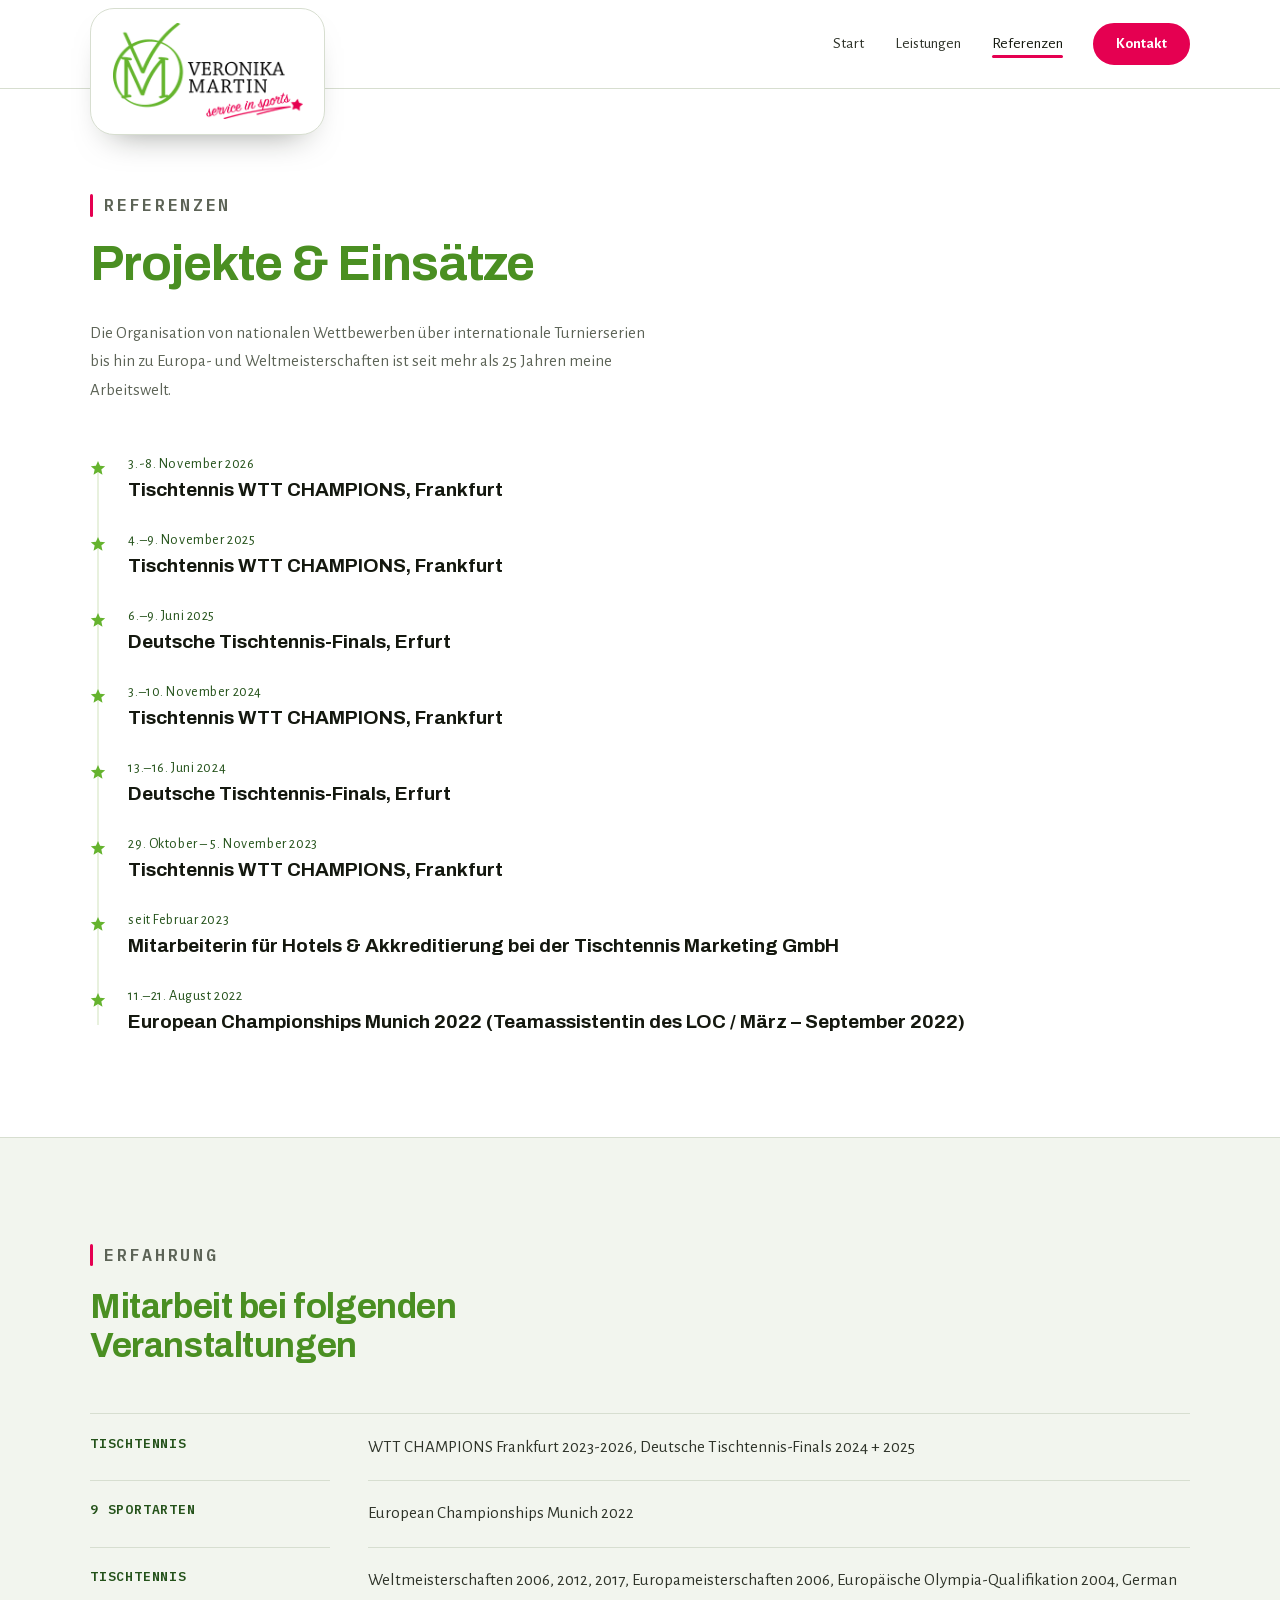
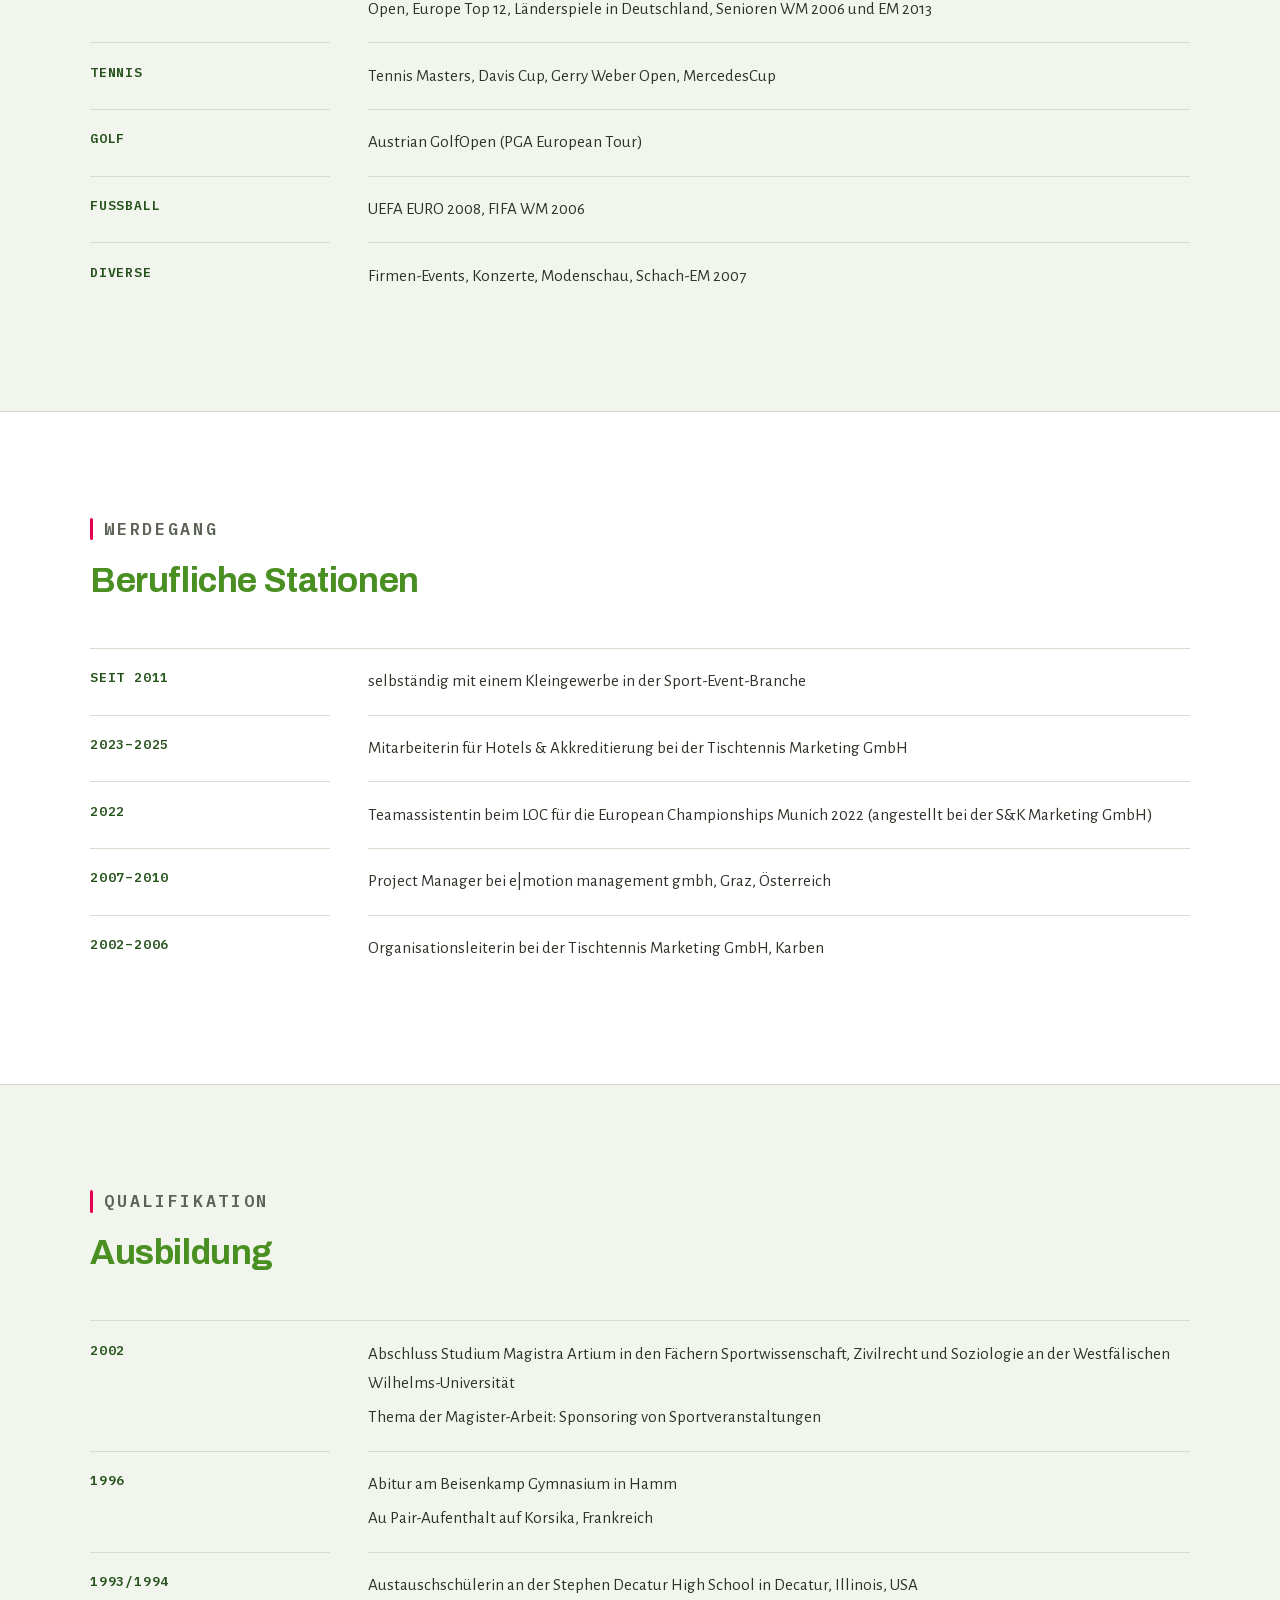
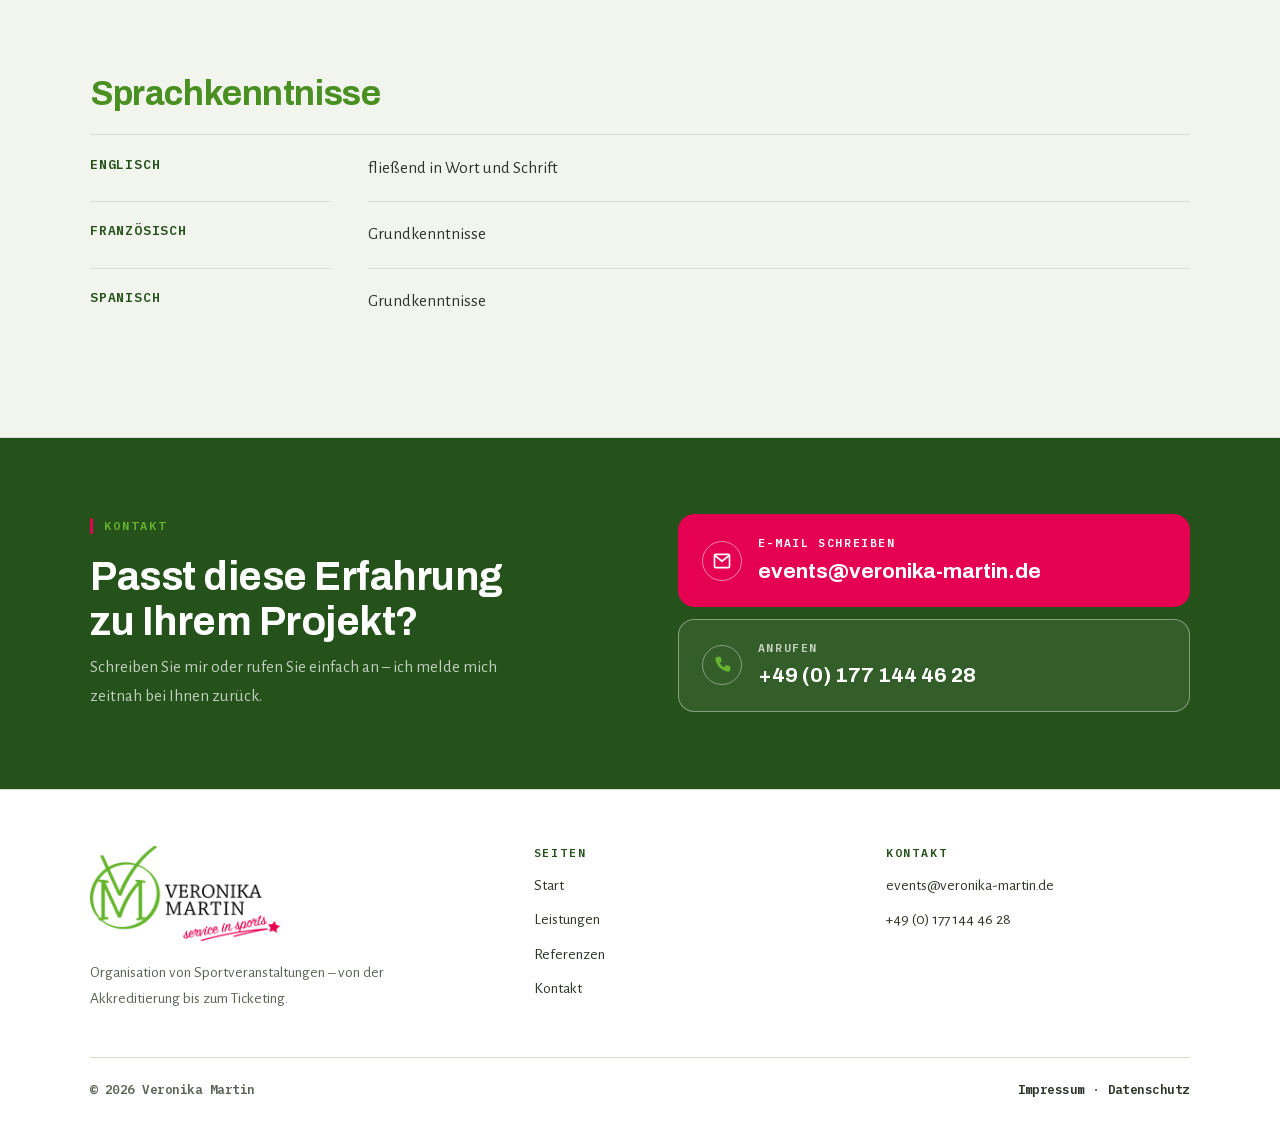
<file: referenzen.html>
<!DOCTYPE html>
<html lang="de">
<head>
<meta charset="utf-8">
<meta name="viewport" content="width=device-width, initial-scale=1">
<title data-cms="referenzen.seo.titel">Referenzen: WM, EM &amp; WTT-Turniere | Veronika Martin</title>
<meta name="description" data-cms-inhalt="referenzen.seo.beschreibung" content="Mitarbeit bei WTT CHAMPIONS Frankfurt, European Championships Munich 2022, Tischtennis-WM, Davis Cup, UEFA EURO 2008 und FIFA WM 2006 – plus Werdegang.">
<link rel="canonical" href="https://veronika-martin.de/referenzen.html">
<meta name="robots" content="index, follow">

<meta property="og:type" content="website">
<meta property="og:locale" content="de_DE">
<meta property="og:site_name" content="Veronika Martin – Sport Event Management">
<meta property="og:title" content="Referenzen – Projekte, Werdegang & Veranstaltungen">
<meta property="og:description" content="Über 25 Jahre Mitarbeit bei nationalen und internationalen Sportveranstaltungen.">
<meta property="og:url" content="https://veronika-martin.de/referenzen.html">
<meta property="og:image" content="https://veronika-martin.de/assets/img/akkreditierungsausweise-1200.jpg">
<meta property="og:image:width" content="1200">
<meta property="og:image:height" content="540">
<meta property="og:image:alt" content="Akkreditierungsausweise von internationalen Sportveranstaltungen">
<meta name="twitter:card" content="summary_large_image">

<link rel="icon" href="assets/img/favicon-32.png" sizes="32x32" type="image/png">
<link rel="icon" href="assets/img/favicon-512.png" sizes="512x512" type="image/png">
<link rel="apple-touch-icon" href="assets/img/favicon-180.png">

<link rel="preload" as="font" type="font/woff2" href="assets/fonts/archivo-latin.woff2" crossorigin>
<link rel="preload" as="font" type="font/woff2" href="assets/fonts/ibm-plex-mono-600-latin.woff2" crossorigin>
<link rel="preload" as="font" type="font/woff2" href="assets/fonts/alegreya-sans-400-latin.woff2" crossorigin>
<link rel="stylesheet" href="assets/css/style.css">
<script src="assets/js/main.js" defer></script>
<script src="assets/js/inhalte.js" defer></script>
<script type="application/ld+json">
{
  "@context": "https://schema.org",
  "@graph": [
    {
      "@type": "ProfilePage",
      "@id": "https://veronika-martin.de/referenzen.html",
      "url": "https://veronika-martin.de/referenzen.html",
      "name": "Referenzen – Projekte, Werdegang & Veranstaltungen",
      "inLanguage": "de-DE",
      "isPartOf": {
        "@id": "https://veronika-martin.de/#website"
      },
      "mainEntity": {
        "@type": "Person",
        "@id": "https://veronika-martin.de/#person",
        "name": "Veronika Martin",
        "jobTitle": "Sport Event Managerin",
        "image": "https://veronika-martin.de/assets/img/portraet-veronika-martin-800.jpg",
        "worksFor": {
          "@id": "https://veronika-martin.de/#business"
        },
        "description": "Seit über 25 Jahren in der Organisation von Sportveranstaltungen tätig – von nationalen Wettbewerben bis zu Europa- und Weltmeisterschaften, mit Schwerpunkt Akkreditierung und Hotelmanagement.",
        "alumniOf": {
          "@type": "CollegeOrUniversity",
          "name": "Westfälische Wilhelms-Universität Münster"
        },
        "hasCredential": {
          "@type": "EducationalOccupationalCredential",
          "credentialCategory": "degree",
          "name": "Magistra Artium (Sportwissenschaft, Zivilrecht, Soziologie)"
        },
        "knowsLanguage": [
          {
            "@type": "Language",
            "name": "Deutsch",
            "alternateName": "de"
          },
          {
            "@type": "Language",
            "name": "Englisch",
            "alternateName": "en"
          },
          {
            "@type": "Language",
            "name": "Französisch",
            "alternateName": "fr"
          },
          {
            "@type": "Language",
            "name": "Spanisch",
            "alternateName": "es"
          }
        ],
        "knowsAbout": [
          "Akkreditierung",
          "Hotelmanagement",
          "Ticketing",
          "Sponsoring von Sportveranstaltungen",
          "Tischtennis",
          "Tennis",
          "Fußball",
          "Golf",
          "Schach"
        ]
      }
    },
    {
      "@type": "BreadcrumbList",
      "itemListElement": [
        {
          "@type": "ListItem",
          "position": 1,
          "name": "Start",
          "item": "https://veronika-martin.de/"
        },
        {
          "@type": "ListItem",
          "position": 2,
          "name": "Referenzen",
          "item": "https://veronika-martin.de/referenzen.html"
        }
      ]
    }
  ]
}
</script>
</head>
<body>

<a class="sprunglink" href="#inhalt">Zum Inhalt springen</a>

<header class="kopf">
  <div class="container kopf__innen">
    <a class="kopf__logo" href="index.html" aria-label="Veronika Martin, Sport Event Management – zur Startseite">
      <picture>
        <source type="image/webp" srcset="assets/img/logo-400.webp 400w, assets/img/logo-800.webp 800w" sizes="(max-width: 760px) 148px, 190px">
        <img src="assets/img/logo-400.png" srcset="assets/img/logo-400.png 400w, assets/img/logo-800.png 800w" sizes="(max-width: 760px) 148px, 190px" width="400" height="202" alt="">
      </picture>
    </a>

    <button class="nav-schalter" type="button" aria-expanded="false" aria-controls="hauptnavigation">
      <span class="nav-schalter__balken" aria-hidden="true"></span>Menü
    </button>

    <nav class="nav" id="hauptnavigation" aria-label="Hauptnavigation">
      <ul class="nav__liste">
        <li><a class="nav__link" href="index.html">Start</a></li>
        <li><a class="nav__link" href="leistungen.html">Leistungen</a></li>
        <li><a class="nav__link" href="referenzen.html" aria-current="page">Referenzen</a></li>
      </ul>
      <a class="btn btn--cta btn--klein" href="kontakt.html">Kontakt</a>
    </nav>
  </div>
</header>

<main id="inhalt">

  <section class="sektion">
    <div class="container">
      <div class="sektionskopf">
        <p class="label" data-cms="referenzen.kopf.label">Referenzen</p>
        <h1 data-cms="referenzen.kopf.ueberschrift">Projekte &amp; Einsätze</h1>
        <p data-cms="referenzen.kopf.text">Die Organisation von nationalen Wettbewerben über internationale Turnierserien bis hin zu Europa- und Weltmeisterschaften ist seit mehr als 25 Jahren meine Arbeitswelt.</p>
      </div>

      <!-- Neue Einsätze werden im CMS oben in der Liste angelegt (neueste zuerst) -->
      <ul class="zeitleiste">
        <template data-cms-liste="referenzen.einsaetze">
          <li class="zeitleiste__eintrag">
            <span class="zeitleiste__zeit" data-cms="zeitraum"></span>
            <span class="zeitleiste__titel" data-cms="titel"></span>
          </li>
        </template>
        <li data-cms-eintrag="referenzen.einsaetze|" class="zeitleiste__eintrag">
          <span class="zeitleiste__zeit" data-cms="zeitraum">4.–9. November 2025</span>
          <span class="zeitleiste__titel" data-cms="titel">Tischtennis WTT CHAMPIONS, Frankfurt</span>
        </li>
        <li data-cms-eintrag="referenzen.einsaetze|" class="zeitleiste__eintrag">
          <span class="zeitleiste__zeit" data-cms="zeitraum">6.–9. Juni 2025</span>
          <span class="zeitleiste__titel" data-cms="titel">Deutsche Tischtennis-Finals, Erfurt</span>
        </li>
        <li data-cms-eintrag="referenzen.einsaetze|" class="zeitleiste__eintrag">
          <span class="zeitleiste__zeit" data-cms="zeitraum">3.–10. November 2024</span>
          <span class="zeitleiste__titel" data-cms="titel">Tischtennis WTT CHAMPIONS, Frankfurt</span>
        </li>
        <li data-cms-eintrag="referenzen.einsaetze|" class="zeitleiste__eintrag">
          <span class="zeitleiste__zeit" data-cms="zeitraum">13.–16. Juni 2024</span>
          <span class="zeitleiste__titel" data-cms="titel">Deutsche Tischtennis-Finals, Erfurt</span>
        </li>
        <li data-cms-eintrag="referenzen.einsaetze|" class="zeitleiste__eintrag">
          <span class="zeitleiste__zeit" data-cms="zeitraum">29. Oktober – 5. November 2023</span>
          <span class="zeitleiste__titel" data-cms="titel">Tischtennis WTT CHAMPIONS, Frankfurt</span>
        </li>
        <li data-cms-eintrag="referenzen.einsaetze|" class="zeitleiste__eintrag">
          <span class="zeitleiste__zeit" data-cms="zeitraum">seit Februar 2023</span>
          <span class="zeitleiste__titel" data-cms="titel">Mitarbeiterin für Hotels &amp; Akkreditierung bei der Tischtennis Marketing GmbH</span>
        </li>
        <li data-cms-eintrag="referenzen.einsaetze|" class="zeitleiste__eintrag">
          <span class="zeitleiste__zeit" data-cms="zeitraum">11.–21. August 2022</span>
          <span class="zeitleiste__titel" data-cms="titel">European Championships Munich 2022 (Teamassistentin des LOC / März – September 2022)</span>
        </li>
      </ul>
    </div>
  </section>

  <section class="sektion sektion--sand" aria-labelledby="veranstaltungen-titel">
    <div class="container">
      <div class="sektionskopf">
        <p class="label" data-cms="referenzen.veranstaltungen.label">Erfahrung</p>
        <h2 id="veranstaltungen-titel" data-cms="referenzen.veranstaltungen.ueberschrift">Mitarbeit bei folgenden Veranstaltungen</h2>
      </div>

      <dl class="daten">
        <template data-cms-liste="referenzen.veranstaltungen.eintraege">
          <dt data-cms="sportart"></dt>
          <dd data-cms="veranstaltungen"></dd>
        </template>
        <dt data-cms-eintrag="referenzen.veranstaltungen.eintraege|" data-cms="sportart">Tischtennis</dt>
        <dd data-cms-eintrag="referenzen.veranstaltungen.eintraege|" data-cms="veranstaltungen">WTT CHAMPIONS Frankfurt 2023-2026, Deutsche Tischtennis-Finals 2024 + 2025</dd>
        <dt data-cms-eintrag="referenzen.veranstaltungen.eintraege|" data-cms="sportart">9 Sportarten</dt>
        <dd data-cms-eintrag="referenzen.veranstaltungen.eintraege|" data-cms="veranstaltungen">European Championships Munich 2022</dd>
        <dt data-cms-eintrag="referenzen.veranstaltungen.eintraege|" data-cms="sportart">Tischtennis</dt>
        <dd data-cms-eintrag="referenzen.veranstaltungen.eintraege|" data-cms="veranstaltungen">Weltmeisterschaften 2006, 2012, 2017, Europameisterschaften 2006, Europäische Olympia-Qualifikation 2004, German Open, Europe Top 12, Länderspiele in Deutschland, Senioren WM 2006 und EM 2013</dd>
        <dt data-cms-eintrag="referenzen.veranstaltungen.eintraege|" data-cms="sportart">Tennis</dt>
        <dd data-cms-eintrag="referenzen.veranstaltungen.eintraege|" data-cms="veranstaltungen">Tennis Masters, Davis Cup, Gerry Weber Open, MercedesCup</dd>
        <dt data-cms-eintrag="referenzen.veranstaltungen.eintraege|" data-cms="sportart">Golf</dt>
        <dd data-cms-eintrag="referenzen.veranstaltungen.eintraege|" data-cms="veranstaltungen">Austrian GolfOpen (PGA European Tour)</dd>
        <dt data-cms-eintrag="referenzen.veranstaltungen.eintraege|" data-cms="sportart">Fußball</dt>
        <dd data-cms-eintrag="referenzen.veranstaltungen.eintraege|" data-cms="veranstaltungen">UEFA EURO 2008, FIFA WM 2006</dd>
        <dt data-cms-eintrag="referenzen.veranstaltungen.eintraege|" data-cms="sportart">Diverse</dt>
        <dd data-cms-eintrag="referenzen.veranstaltungen.eintraege|" data-cms="veranstaltungen">Firmen-Events, Konzerte, Modenschau, Schach-EM 2007</dd>
      </dl>
    </div>
  </section>

  <section class="sektion" aria-labelledby="stationen-titel">
    <div class="container">
      <div class="sektionskopf">
        <p class="label" data-cms="referenzen.werdegang.label">Werdegang</p>
        <h2 id="stationen-titel" data-cms="referenzen.werdegang.ueberschrift">Berufliche Stationen</h2>
      </div>

      <dl class="daten">
        <template data-cms-liste="referenzen.werdegang.stationen">
          <dt data-cms="zeitraum"></dt>
          <dd data-cms="text"></dd>
        </template>
        <dt data-cms-eintrag="referenzen.werdegang.stationen|" data-cms="zeitraum">seit 2011</dt>
        <dd data-cms-eintrag="referenzen.werdegang.stationen|" data-cms="text">selbständig mit einem Kleingewerbe in der Sport-Event-Branche</dd>
        <dt data-cms-eintrag="referenzen.werdegang.stationen|" data-cms="zeitraum">2023–2025</dt>
        <dd data-cms-eintrag="referenzen.werdegang.stationen|" data-cms="text">Mitarbeiterin für Hotels &amp; Akkreditierung bei der Tischtennis Marketing GmbH</dd>
        <dt data-cms-eintrag="referenzen.werdegang.stationen|" data-cms="zeitraum">2022</dt>
        <dd data-cms-eintrag="referenzen.werdegang.stationen|" data-cms="text">Teamassistentin beim LOC für die European Championships Munich 2022 (angestellt bei der S&amp;K Marketing GmbH)</dd>
        <dt data-cms-eintrag="referenzen.werdegang.stationen|" data-cms="zeitraum">2007–2010</dt>
        <dd data-cms-eintrag="referenzen.werdegang.stationen|" data-cms="text">Project Manager bei e|motion management gmbh, Graz, Österreich</dd>
        <dt data-cms-eintrag="referenzen.werdegang.stationen|" data-cms="zeitraum">2002–2006</dt>
        <dd data-cms-eintrag="referenzen.werdegang.stationen|" data-cms="text">Organisationsleiterin bei der Tischtennis Marketing GmbH, Karben</dd>
      </dl>
    </div>
  </section>

  <section class="sektion sektion--sand" aria-labelledby="ausbildung-titel">
    <div class="container">
      <div class="sektionskopf">
        <p class="label" data-cms="referenzen.ausbildung.label">Qualifikation</p>
        <h2 id="ausbildung-titel" data-cms="referenzen.ausbildung.ueberschrift">Ausbildung</h2>
      </div>

      <dl class="daten">
        <template data-cms-liste="referenzen.ausbildung.eintraege">
          <dt data-cms="zeitraum"></dt>
          <dd>
            <template data-cms-liste="absaetze">
              <p data-cms="."></p>
            </template>
          </dd>
        </template>
        <dt data-cms-eintrag="referenzen.ausbildung.eintraege|" data-cms="zeitraum">2002</dt>
        <dd data-cms-eintrag="referenzen.ausbildung.eintraege|">
          <template data-cms-liste="absaetze">
            <p data-cms="."></p>
          </template>
          <p data-cms-eintrag="absaetze|" data-cms=".">Abschluss Studium Magistra Artium in den Fächern Sportwissenschaft, Zivilrecht und Soziologie an der Westfälischen Wilhelms-Universität</p>
          <p data-cms-eintrag="absaetze|" data-cms=".">Thema der Magister-Arbeit: Sponsoring von Sportveranstaltungen</p>
        </dd>
        <dt data-cms-eintrag="referenzen.ausbildung.eintraege|" data-cms="zeitraum">1996</dt>
        <dd data-cms-eintrag="referenzen.ausbildung.eintraege|">
          <template data-cms-liste="absaetze">
            <p data-cms="."></p>
          </template>
          <p data-cms-eintrag="absaetze|" data-cms=".">Abitur am Beisenkamp Gymnasium in Hamm</p>
          <p data-cms-eintrag="absaetze|" data-cms=".">Au Pair-Aufenthalt auf Korsika, Frankreich</p>
        </dd>
        <dt data-cms-eintrag="referenzen.ausbildung.eintraege|" data-cms="zeitraum">1993/1994</dt>
        <dd data-cms-eintrag="referenzen.ausbildung.eintraege|">
          <template data-cms-liste="absaetze">
            <p data-cms="."></p>
          </template>
          <p data-cms-eintrag="absaetze|" data-cms=".">Austauschschülerin an der Stephen Decatur High School in Decatur, Illinois, USA</p>
        </dd>
      </dl>

      <h2 id="sprachen-titel" class="abstand-oben" data-cms="referenzen.ausbildung.sprachenUeberschrift">Sprachkenntnisse</h2>
      <dl class="daten">
        <template data-cms-liste="referenzen.ausbildung.sprachen">
          <dt data-cms="sprache"></dt>
          <dd data-cms="niveau"></dd>
        </template>
        <dt data-cms-eintrag="referenzen.ausbildung.sprachen|" data-cms="sprache">Englisch</dt>
        <dd data-cms-eintrag="referenzen.ausbildung.sprachen|" data-cms="niveau">fließend in Wort und Schrift</dd>
        <dt data-cms-eintrag="referenzen.ausbildung.sprachen|" data-cms="sprache">Französisch</dt>
        <dd data-cms-eintrag="referenzen.ausbildung.sprachen|" data-cms="niveau">Grundkenntnisse</dd>
        <dt data-cms-eintrag="referenzen.ausbildung.sprachen|" data-cms="sprache">Spanisch</dt>
        <dd data-cms-eintrag="referenzen.ausbildung.sprachen|" data-cms="niveau">Grundkenntnisse</dd>
      </dl>
    </div>
  </section>

  <section class="kontaktband" aria-labelledby="kontaktband-titel">
    <div class="container kontaktband__innen">
      <div>
        <p class="label" data-cms="referenzen.kontakt.label">Kontakt</p>
        <h2 id="kontaktband-titel" data-cms="referenzen.kontakt.ueberschrift">Passt diese Erfahrung zu Ihrem Projekt?</h2>
        <p data-cms="referenzen.kontakt.text">Schreiben Sie mir oder rufen Sie einfach an – ich melde mich zeitnah bei Ihnen zurück.</p>
      </div>
      <div class="kontaktband__wege">
        <a class="kontaktweg kontaktweg--cta" href="mailto:events@veronika-martin.de" data-cms-link="mailto:allgemein.email">
          <span class="kontaktweg__symbol" aria-hidden="true">
            <svg viewBox="0 0 24 24" focusable="false"><path d="M2 5.5A2.5 2.5 0 0 1 4.5 3h15A2.5 2.5 0 0 1 22 5.5v13a2.5 2.5 0 0 1-2.5 2.5h-15A2.5 2.5 0 0 1 2 18.5v-13Zm2.6-.5 7.4 5.9L19.4 5H4.6ZM20 7.3l-7.4 5.9a1 1 0 0 1-1.2 0L4 7.3V19h16V7.3Z"/></svg>
          </span>
          <span class="kontaktweg__inhalt">
            <span class="kontaktweg__art" data-cms="allgemein.kontaktwegEmail">E-Mail schreiben</span>
            <span class="kontaktweg__wert" data-cms="allgemein.email">events@veronika-martin.de</span>
          </span>
        </a>
        <a class="kontaktweg" href="tel:+491771444628" data-cms-link="tel:allgemein.telefon">
          <span class="kontaktweg__symbol" aria-hidden="true">
            <svg viewBox="0 0 24 24" focusable="false"><path d="M6.6 2h3.1a1 1 0 0 1 1 .8l1 4.3a1 1 0 0 1-.5 1.1L9 9.4a13 13 0 0 0 5.6 5.6l1.2-2.2a1 1 0 0 1 1.1-.5l4.3 1a1 1 0 0 1 .8 1v3.1A2.6 2.6 0 0 1 19.4 20 17.4 17.4 0 0 1 4 4.6 2.6 2.6 0 0 1 6.6 2Z"/></svg>
          </span>
          <span class="kontaktweg__inhalt">
            <span class="kontaktweg__art" data-cms="allgemein.kontaktwegTelefon">Anrufen</span>
            <span class="kontaktweg__wert" data-cms="allgemein.telefon">+49 (0) 177 144 46 28</span>
          </span>
        </a>
      </div>
    </div>
  </section>

</main>

<footer class="fuss">
  <div class="container">
    <div class="fuss__raster">
      <div class="fuss__logo">
        <picture>
          <source type="image/webp" srcset="assets/img/logo-400.webp 400w, assets/img/logo-800.webp 800w" sizes="(max-width: 760px) 148px, 190px">
          <img src="assets/img/logo-400.png" srcset="assets/img/logo-400.png 400w, assets/img/logo-800.png 800w" sizes="(max-width: 760px) 148px, 190px" width="400" height="202" alt="Veronika Martin – service in sports" loading="lazy">
        </picture>
        <p data-cms="allgemein.fusszeileText">Organisation von Sportveranstaltungen – von der Akkreditierung bis zum Ticketing.</p>
      </div>

      <nav aria-labelledby="fuss-seiten">
        <h2 id="fuss-seiten">Seiten</h2>
        <ul>
          <li><a href="index.html">Start</a></li>
          <li><a href="leistungen.html">Leistungen</a></li>
          <li><a href="referenzen.html">Referenzen</a></li>
          <li><a href="kontakt.html">Kontakt</a></li>
        </ul>
      </nav>

      <div>
        <h2 id="fuss-kontakt">Kontakt</h2>
        <ul>
          <li><a href="mailto:events@veronika-martin.de" data-cms-link="mailto:allgemein.email" data-cms="allgemein.email">events@veronika-martin.de</a></li>
          <li><a href="tel:+491771444628" data-cms-link="tel:allgemein.telefon" data-cms="allgemein.telefon">+49 (0) 177 144 46 28</a></li>
        </ul>
      </div>
    </div>

    <div class="fuss__abschluss">
      <p>© 2026 Veronika Martin</p>
      <p><a href="impressum.html">Impressum</a> · <a href="datenschutz.html">Datenschutz</a></p>
    </div>
  </div>
</footer>

<nav class="aktionsleiste" aria-label="Schnellkontakt">
  <a class="btn btn--cta" href="mailto:events@veronika-martin.de" data-cms-link="mailto:allgemein.email">E-Mail</a>
  <a class="btn btn--linie" href="tel:+491771444628" data-cms-link="tel:allgemein.telefon">Anrufen</a>
</nav>

</body>
</html>
</file>
<file: assets/css/style.css>
/* ==========================================================================
   Veronika Martin – Sport Event Management
   Plain CSS, keine Frameworks.

   Gestaltungsidee: die Seite ist selbst ein Akkreditierungssystem.
   Nummerierte Bereiche, Zonenbalken und technische Codes in Monospace
   spiegeln das Handwerk der Auftraggeberin – Zugänge, Zonen, Ablaufpläne.

   Farben aus dem Logo: Grün #65B32E (Signal), Magenta #E50051 (nur CTAs)
   ========================================================================== */

/* --- Schriften (selbst gehostet, kein externes CDN) ----------------------
   Fließtext: Alegreya Sans 400/700 (entspricht der ursprünglichen Website).
   Headline: Archivo, Bold (700). Labels und Kennzahlen: IBM Plex Mono 600.
   Bewusst nur vier Schnitte, damit die Seite schlank lädt.
   -------------------------------------------------------------------------- */

@font-face {
  font-family: 'Alegreya Sans';
  font-style: normal;
  font-weight: 400;
  font-display: swap;
  src: url('../fonts/alegreya-sans-400-latin.woff2') format('woff2');
  unicode-range: U+0000-00FF, U+0131, U+0152-0153, U+02BB-02BC, U+02C6, U+02DA,
    U+02DC, U+0304, U+0308, U+0329, U+2000-206F, U+20AC, U+2122, U+2191, U+2193,
    U+2212, U+2215, U+FEFF, U+FFFD;
}
@font-face {
  font-family: 'Alegreya Sans';
  font-style: normal;
  font-weight: 400;
  font-display: swap;
  src: url('../fonts/alegreya-sans-400-latin-ext.woff2') format('woff2');
  unicode-range: U+0100-02BA, U+02BD-02C5, U+02C7-02CC, U+02CE-02D7, U+02DD-02FF,
    U+0304, U+0308, U+0329, U+1D00-1DBF, U+1E00-1E9F, U+1EF2-1EFF, U+2020,
    U+20A0-20AB, U+20AD-20C0, U+2113, U+2C60-2C7F, U+A720-A7FF;
}
@font-face {
  font-family: 'Alegreya Sans';
  font-style: normal;
  font-weight: 700;
  font-display: swap;
  src: url('../fonts/alegreya-sans-700-latin.woff2') format('woff2');
  unicode-range: U+0000-00FF, U+0131, U+0152-0153, U+02BB-02BC, U+02C6, U+02DA,
    U+02DC, U+0304, U+0308, U+0329, U+2000-206F, U+20AC, U+2122, U+2191, U+2193,
    U+2212, U+2215, U+FEFF, U+FFFD;
}
@font-face {
  font-family: 'Alegreya Sans';
  font-style: normal;
  font-weight: 700;
  font-display: swap;
  src: url('../fonts/alegreya-sans-700-latin-ext.woff2') format('woff2');
  unicode-range: U+0100-02BA, U+02BD-02C5, U+02C7-02CC, U+02CE-02D7, U+02DD-02FF,
    U+0304, U+0308, U+0329, U+1D00-1DBF, U+1E00-1E9F, U+1EF2-1EFF, U+2020,
    U+20A0-20AB, U+20AD-20C0, U+2113, U+2C60-2C7F, U+A720-A7FF;
}

@font-face {
  font-family: 'Archivo';
  font-style: normal;
  font-weight: 300 800;
  font-display: swap;
  src: url('../fonts/archivo-latin.woff2') format('woff2');
  unicode-range: U+0000-00FF, U+0131, U+0152-0153, U+02BB-02BC, U+02C6, U+02DA,
    U+02DC, U+0304, U+0308, U+0329, U+2000-206F, U+20AC, U+2122, U+2191, U+2193,
    U+2212, U+2215, U+FEFF, U+FFFD;
}
@font-face {
  font-family: 'Archivo';
  font-style: normal;
  font-weight: 300 800;
  font-display: swap;
  src: url('../fonts/archivo-latin-ext.woff2') format('woff2');
  unicode-range: U+0100-02BA, U+02BD-02C5, U+02C7-02CC, U+02CE-02D7, U+02DD-02FF,
    U+0304, U+0308, U+0329, U+1D00-1DBF, U+1E00-1E9F, U+1EF2-1EFF, U+2020,
    U+20A0-20AB, U+20AD-20C0, U+2113, U+2C60-2C7F, U+A720-A7FF;
}

@font-face {
  font-family: 'IBM Plex Mono';
  font-style: normal;
  font-weight: 600;
  font-display: swap;
  src: url('../fonts/ibm-plex-mono-600-latin.woff2') format('woff2');
  unicode-range: U+0000-00FF, U+0131, U+0152-0153, U+02BB-02BC, U+02C6, U+02DA,
    U+02DC, U+0304, U+0308, U+0329, U+2000-206F, U+20AC, U+2122, U+2191, U+2193,
    U+2212, U+2215, U+FEFF, U+FFFD;
}
@font-face {
  font-family: 'IBM Plex Mono';
  font-style: normal;
  font-weight: 600;
  font-display: swap;
  src: url('../fonts/ibm-plex-mono-600-latin-ext.woff2') format('woff2');
  unicode-range: U+0100-02BA, U+02BD-02C5, U+02C7-02CC, U+02CE-02D7, U+02DD-02FF,
    U+0304, U+0308, U+0329, U+1D00-1DBF, U+1E00-1E9F, U+1EF2-1EFF, U+2020,
    U+20A0-20AB, U+20AD-20C0, U+2113, U+2C60-2C7F, U+A720-A7FF;
}

/* --- Design-Token ------------------------------------------------------- */

:root {
  /* Grün als Familie, ausgehend vom Logo – reduziert auf zwei Stufen:
     kräftiges Akzentgrün und ein dunkles Grün für Text/Kontrast */
  --gruen: #65b32e;
  --gruen-dunkel: #24521a;
  --gruen-sanft: #e8f1de;
  /* Überschriften auf hellem Grund: Akzentgrün abgedunkelt, damit große
     Schrift den Mindestkontrast 3:1 erreicht (#65b32e schafft nur 2,4:1) */
  --gruen-titel: #4a8f22;

  /* Signalfarbe – ausschließlich für Handlungsaufforderungen.
     Hover-Zustand als eigene, dunklere Stufe: filter: brightness() würde
     auch die weiße Schrift abdunkeln und den Kontrast unter 4,5:1 drücken. */
  --magenta: #e50051;
  --magenta-dunkel: #c30045;
  /* Nur für Schrift direkt auf dem Hero-Bild: eine Stufe tiefer, damit der
     Kontrast auch über dunklen Bildstellen trägt */
  --magenta-tief: #a3013c;

  /* Neutrale mit Grünstich */
  --tinte: #14180f;
  --text: #2e3329;
  --text-leise: #5c6356;
  --weiss: #ffffff;
  --papier: #f2f5ee;
  --linie: #d7ded0;

  /* Auf dunklem Grund (Schrift selbst: --weiss) */
  --auf-dunkel-leise: rgba(255, 255, 255, 0.72);
  --auf-dunkel-linie: rgba(255, 255, 255, 0.4);

  /* Typografie */
  --headline: 'Archivo', sans-serif;
  --sans: 'Alegreya Sans', sans-serif;
  --mono: 'IBM Plex Mono', monospace;

  /* Maße */
  --breite: 1180px;
  --rand: clamp(1.25rem, 4vw, 2.5rem);
  --schmal: 760px;
  /* Rundungen: ein Ausweis ist laminiert und hat weiche Ecken –
     dieselbe Sprache trägt jetzt die ganze Seite. */
  --r-klein: 10px;
  --r: 16px;
  --r-gross: 24px;
  --r-voll: 999px;
  --balken: 3px; /* Breite des Zonenbalkens */
  --kopf-hoehe: 88px;
  --sektion: clamp(4rem, 8vw, 7rem);

  /* Der Stern aus dem Logo – bleibt als Aufzählungszeichen erhalten */
  --stern-magenta: url("data:image/svg+xml,%3Csvg xmlns='http://www.w3.org/2000/svg' viewBox='0 0 24 24'%3E%3Cpath fill='%23e50051' d='M12 1.5l3.1 7.1 7.7.7-5.8 5.1 1.7 7.6L12 18l-6.7 4 1.7-7.6-5.8-5.1 7.7-.7z'/%3E%3C/svg%3E");
  --stern-gruen: url("data:image/svg+xml,%3Csvg xmlns='http://www.w3.org/2000/svg' viewBox='0 0 24 24'%3E%3Cpath fill='%2365b32e' d='M12 1.5l3.1 7.1 7.7.7-5.8 5.1 1.7 7.6L12 18l-6.7 4 1.7-7.6-5.8-5.1 7.7-.7z'/%3E%3C/svg%3E");
}

/* --- Grundlagen --------------------------------------------------------- */

*,
*::before,
*::after {
  box-sizing: border-box;
}

html {
  scroll-behavior: smooth;
  scroll-padding-top: calc(var(--kopf-hoehe) + 1rem);
  -webkit-text-size-adjust: 100%;
}

body {
  margin: 0;
  background: var(--weiss);
  color: var(--text);
  font-family: var(--sans);
  font-size: 1.0625rem;
  line-height: 1.7;
  -webkit-font-smoothing: antialiased;
  overflow-wrap: break-word;
}

img {
  max-width: 100%;
  height: auto;
  display: block;
}

a {
  color: var(--gruen-dunkel);
  text-decoration-thickness: 1px;
  text-underline-offset: 0.18em;
}

h1,
h2,
h3,
h4 {
  font-family: var(--headline);
  font-weight: 700;
  color: var(--gruen-titel);
  line-height: 1.14;
  letter-spacing: -0.012em;
  margin: 0 0 0.6em;
  text-wrap: balance;
  /* Lange deutsche Komposita sollen sauber getrennt statt hart
     umgebrochen werden. */
  -webkit-hyphens: auto;
  hyphens: auto;
}

h1 {
  font-size: clamp(1.9rem, 1.2rem + 3.2vw, 3.1rem);
  line-height: 1.04;
  letter-spacing: -0.02em;
}

h2 {
  font-size: clamp(1.5rem, 1.15rem + 1.8vw, 2.15rem);
}

h3 {
  font-size: clamp(1.1rem, 1rem + 0.55vw, 1.3rem);
}

p {
  margin: 0 0 1.15em;
}

p:last-child {
  margin-bottom: 0;
}

strong {
  font-weight: 700;
  color: var(--tinte);
}

:focus-visible {
  outline: 3px solid var(--magenta);
  outline-offset: 3px;
  border-radius: var(--r-klein);
}

/* --- Hilfsklassen ------------------------------------------------------- */

.container {
  width: 100%;
  max-width: var(--breite);
  margin-inline: auto;
  padding-inline: var(--rand);
}

.container--schmal {
  max-width: var(--schmal);
}

.sektion {
  padding-block: var(--sektion);
}

.sektion--sand {
  background: var(--papier);
  border-block: 1px solid var(--linie);
}

.sprunglink {
  position: absolute;
  left: 1rem;
  top: -100%;
  z-index: 200;
  background: var(--magenta);
  color: var(--weiss);
  padding: 0.75rem 1.25rem;
  border-radius: var(--r-voll);
  font-weight: 700;
  text-decoration: none;
  transition: top 0.15s ease;
}

.sprunglink:focus,
.sprunglink:hover {
  top: 1rem;
  color: var(--weiss);
}

.abstand-oben {
  margin-top: clamp(2.5rem, 5vw, 3.5rem);
}

/* --- Sektionsmarke: Zonenbalken -------------------------------- */
/* Das Signatur-Element: jede Sektion trägt eine Marke wie der Farbstreifen
   auf einem Akkreditierungsausweis. */

.label {
  display: flex;
  align-items: center;
  gap: 0.7rem;
  font-family: var(--mono);
  font-size: 0.75rem;
  font-weight: 600;
  letter-spacing: 0.16em;
  text-transform: uppercase;
  color: var(--gruen-dunkel);
  margin: 0 0 1.1rem;
}

.label::before {
  content: '';
  width: var(--balken);
  height: 1.35em;
  flex: none;
  border-radius: var(--r-voll);
  background: var(--magenta);
}

.label--mitte {
  justify-content: center;
}

/* --- Buttons ------------------------------------------------------------ */

.btn {
  display: inline-flex;
  align-items: center;
  justify-content: center;
  gap: 0.5rem;
  font-family: var(--sans);
  font-size: 1rem;
  font-weight: 700;
  line-height: 1.2;
  padding: 0.9rem 1.75rem;
  border-radius: var(--r-voll);
  border: 2px solid transparent;
  text-decoration: none;
  cursor: pointer;
  transition: background-color 0.15s ease, color 0.15s ease,
    border-color 0.15s ease, transform 0.15s ease;
}

.btn:hover {
  transform: translateY(-1px);
}

.btn--cta {
  background: var(--magenta);
  border-color: var(--magenta);
  color: var(--weiss);
}

.btn--cta:hover {
  background: var(--magenta-dunkel);
  border-color: var(--magenta-dunkel);
  /* explizit, sonst gewinnt die allgemeine a:hover-Farbe */
  color: var(--weiss);
}

.btn--linie {
  background: transparent;
  border-color: var(--gruen-dunkel);
  color: var(--gruen-dunkel);
}

.btn--linie:hover {
  background: var(--gruen-sanft);
  color: var(--gruen-dunkel);
}

.btn--klein {
  padding: 0.62rem 1.3rem;
  font-size: 0.95rem;
}

.pfeil-link {
  display: inline-flex;
  align-items: center;
  gap: 0.45rem;
  font-family: var(--mono);
  font-size: 0.8125rem;
  font-weight: 600;
  letter-spacing: 0.06em;
  /* Leerzeichen der Mono-Schrift sind volle Zeichenbreite – auf normal ziehen */
  word-spacing: -0.35em;
  text-transform: uppercase;
  color: var(--gruen-dunkel);
  text-decoration: none;
}

.pfeil-link::after {
  content: '→';
  transition: transform 0.15s ease;
}

.pfeil-link:hover {
  color: var(--magenta);
  text-decoration: underline;
  text-underline-offset: 0.3em;
}

.pfeil-link:hover::after {
  transform: translateX(3px);
}

/* --- Kopfbereich -------------------------------------------------------- */

.kopf {
  position: sticky;
  top: 0;
  z-index: 100;
  background: rgba(255, 255, 255, 0.96);
  backdrop-filter: saturate(1.4) blur(6px);
  border-bottom: 1px solid var(--linie);
  transition: box-shadow 0.2s ease;
}

.kopf.ist-gescrollt {
  box-shadow: 0 4px 20px rgba(20, 24, 15, 0.08);
}

.kopf__innen {
  position: relative;
  display: flex;
  align-items: center;
  justify-content: flex-end;
  gap: 1rem;
  min-height: var(--kopf-hoehe);
}

/* Das Logo sitzt auf einem eigenen Schild, das unten über die Leiste
   hinausragt – wie ein Ausweis, der an der Kante eingehängt ist. So wirkt
   der Schriftzug "service in sports" nicht abgeschnitten und bleibt lesbar. */
.kopf__logo {
  position: absolute;
  top: 0.5rem;
  left: var(--rand);
  /* über dem aufgeklappten Menü (.nav, z-index 4), sonst verdeckt dessen
     weiße Fläche den Schatten des Schilds */
  z-index: 5;
  background: var(--weiss);
  padding: 0.9rem 1.35rem;
  border: 1px solid var(--linie);
  border-radius: var(--r-gross);
  box-shadow: 0 18px 34px -22px rgba(20, 24, 15, 0.5);
}

.kopf__logo img {
  width: clamp(148px, 17vw, 190px);
}

.nav {
  display: flex;
  align-items: center;
  gap: clamp(1.1rem, 2.4vw, 2.1rem);
}

.nav__liste {
  display: flex;
  align-items: center;
  gap: clamp(1.1rem, 2.4vw, 2.1rem);
  list-style: none;
  margin: 0;
  padding: 0;
}

.nav__link {
  position: relative;
  font-size: 0.98rem;
  color: var(--text);
  text-decoration: none;
  padding-block: 0.4rem;
}

.nav__link::after {
  content: '';
  position: absolute;
  left: 0;
  right: 0;
  bottom: 0;
  height: var(--balken);
  border-radius: var(--r-voll);
  background: var(--magenta);
  transform: scaleX(0);
  transform-origin: left;
  transition: transform 0.18s ease;
}

.nav__link:hover {
  color: var(--tinte);
}

.nav__link:hover::after,
.nav__link[aria-current='page']::after {
  transform: scaleX(1);
}

.nav__link[aria-current='page'] {
  color: var(--tinte);
}

.nav-schalter {
  display: none;
  align-items: center;
  gap: 0.55rem;
  background: transparent;
  border: 1px solid var(--linie);
  border-radius: var(--r-voll);
  padding: 0.6rem 1rem;
  font-family: var(--mono);
  font-size: 0.8125rem;
  font-weight: 600;
  letter-spacing: 0.1em;
  text-transform: uppercase;
  color: var(--tinte);
  cursor: pointer;
}

.nav-schalter__balken {
  position: relative;
  display: block;
  width: 18px;
  height: 2px;
  background: var(--tinte);
  transition: background-color 0.2s ease;
}

.nav-schalter__balken::before,
.nav-schalter__balken::after {
  content: '';
  position: absolute;
  left: 0;
  width: 18px;
  height: 2px;
  background: var(--tinte);
  transition: transform 0.25s ease;
}

.nav-schalter__balken::before {
  top: -6px;
}

.nav-schalter__balken::after {
  top: 6px;
}

/* Menü offen: die äußeren Balken kreuzen sich, der mittlere blendet aus */
.nav-schalter[aria-expanded='true'] .nav-schalter__balken {
  background: transparent;
}

.nav-schalter[aria-expanded='true'] .nav-schalter__balken::before {
  transform: translateY(6px) rotate(45deg);
}

.nav-schalter[aria-expanded='true'] .nav-schalter__balken::after {
  transform: translateY(-6px) rotate(-45deg);
}

/* --- Hero --------------------------------------------------------------- */

.hero {
  display: flex;
  align-items: center;
  min-height: clamp(460px, 58vh, 660px);
  padding-block: clamp(4.5rem, 9vw, 7rem) clamp(3rem, 6vw, 5rem);
  border-bottom: var(--balken) solid var(--magenta);

  /* Die Ausweissammlung liegt als Hintergrund unter dem gesamten Hero. Der
     Schleier ist links dicht (dort steht der Text) und gibt das Bild nach
     rechts hin frei, wo keine Schrift mehr darüberliegt. */
  background-color: var(--papier);
  background-position: center;
  background-size: cover;
  background-repeat: no-repeat;
  background-image: linear-gradient(
      100deg,
      rgba(242, 245, 238, 0.96) 0%,
      rgba(242, 245, 238, 0.95) 50%,
      rgba(242, 245, 238, 0.92) 60%,
      rgba(242, 245, 238, 0.45) 70%,
      rgba(242, 245, 238, 0.1) 88%
    ),
    url('../img/akkreditierungsausweise-1600.jpg');
  background-image: linear-gradient(
      100deg,
      rgba(242, 245, 238, 0.96) 0%,
      rgba(242, 245, 238, 0.95) 50%,
      rgba(242, 245, 238, 0.92) 60%,
      rgba(242, 245, 238, 0.45) 70%,
      rgba(242, 245, 238, 0.1) 88%
    ),
    image-set(
      url('../img/akkreditierungsausweise-1600.webp') type('image/webp'),
      url('../img/akkreditierungsausweise-1600.jpg') type('image/jpeg')
    );
}

.hero > .container {
  width: 100%;
}

/* Großes Logo unter dem Foto – nur auf dem Handy (siehe max-width: 760px) */
.hero__logo {
  display: none;
}

.hero__kopf {
  display: flex;
  flex-direction: column;
  align-items: flex-start;
  width: 50%;
}

.hero__motto {
  margin-bottom: 0.3em;
}

.hero__unterzeile {
  font-family: var(--sans);
  font-size: clamp(1.15rem, 1rem + 0.7vw, 1.45rem);
  color: var(--magenta-tief);
  margin-bottom: 1.5rem;
}

.hero__text {
  font-size: 1.07rem;
  max-width: 52ch;
  margin-bottom: 1.75rem;
}

.hero__aktionen {
  display: flex;
  flex-wrap: wrap;
  gap: 0.85rem;
  align-items: center;
}

/* Bildrahmen mit Ausweis-Anmutung: Zonenbalken oben, feine Kante */
.ueber__bild {
  position: relative;
}

.ueber__bild img {
  width: 100%;
  border: 1px solid var(--gruen);
  border-radius: var(--r-gross);
  box-shadow: 0 18px 40px -22px rgba(20, 24, 15, 0.5);
}

/* --- Vertrauensleiste --------------------------------------------------- */

.fakten {
  background: var(--weiss);
  border-bottom: 1px solid var(--linie);
}

.fakten__liste {
  display: grid;
  grid-template-columns: repeat(4, 1fr);
  list-style: none;
  margin: 0;
  padding: 0;
}

.fakten__eintrag {
  padding: clamp(1.6rem, 3vw, 2.4rem) clamp(1.25rem, 2.5vw, 2rem);
  border-left: 1px solid var(--linie);
}

.fakten__eintrag:first-child {
  border-left: 0;
  padding-left: 0;
}

.fakten__zahl {
  display: block;
  font-family: var(--mono);
  font-size: clamp(1.4rem, 1.1rem + 1.1vw, 1.9rem);
  font-weight: 600;
  color: var(--gruen-dunkel);
  letter-spacing: -0.02em;
  line-height: 1.1;
}

.fakten__text {
  display: block;
  font-size: 0.95rem;
  color: var(--text-leise);
  margin-top: 0.4rem;
}

/* --- Sektionskopf ------------------------------------------------------- */

.sektionskopf {
  max-width: 62ch;
  margin-bottom: clamp(2rem, 4vw, 3rem);
}

.sektionskopf--mitte {
  margin-inline: auto;
  text-align: center;
}

.sektionskopf p {
  color: var(--text-leise);
  font-size: 1.05rem;
}

/* --- Leistungs-Karten (Start- und Kontaktseite) ------------------------- */

.karten {
  display: grid;
  grid-template-columns: repeat(2, 1fr);
  gap: clamp(1rem, 2vw, 1.5rem);
}

.karte {
  position: relative;
  display: flex;
  flex-direction: column;
  padding: 1.5rem 0 0;
}

/* Statt eines Kastens trägt jede Leistung nur ihren Zonenbalken. */
.karte::before {
  content: '';
  position: absolute;
  top: 0;
  left: 0;
  width: 100%;
  height: var(--balken);
  border-radius: var(--r-voll);
  background: var(--gruen);
  transition: background-color 0.18s ease;
}

.karte:hover::before {
  background: var(--magenta);
}

/* Zonennummer wie eine Bereichskennung auf dem Ausweis */
.karte__nr {
  font-family: var(--mono);
  font-size: 0.75rem;
  font-weight: 600;
  letter-spacing: 0.14em;
  color: var(--magenta);
  margin-bottom: 0.75rem;
}

.karte h3 {
  margin-bottom: 0.5rem;
}

.karte p {
  font-size: 1rem;
  margin-bottom: 1.35rem;
}

.karte .pfeil-link {
  margin-top: auto;
  align-self: flex-start;
}

/* Dicker Magenta-Balken nur, wenn die Karten untereinander stehen –
   nebeneinander bekommt das Spezialgebiet denselben Balken wie die anderen. */
@media (max-width: 760px) {
  .karte--hervor::before {
    background: var(--magenta);
    height: 5px;
  }
}

.abzeichen {
  display: inline-flex;
  align-items: center;
  gap: 0.4rem;
  align-self: flex-start;
  /* Bewusst ohne Fläche und Pillenform: ein gefülltes Magenta-Pill sähe aus
     wie ein CTA-Button, ist aber nicht klickbar. */
  color: var(--magenta-dunkel);
  font-family: var(--mono);
  font-size: 0.72rem;
  font-weight: 600;
  letter-spacing: 0.12em;
  text-transform: uppercase;
  margin-bottom: 0.9rem;
}

.abzeichen::before {
  content: '';
  width: 0.7rem;
  height: 0.7rem;
  background: var(--stern-magenta) center / contain no-repeat;
}

/* --- Leistungsseite: Detailblöcke --------------------------------------- */

.sprungnav {
  display: flex;
  flex-wrap: wrap;
  gap: 0.5rem;
  list-style: none;
  margin: 0 0 clamp(2.5rem, 5vw, 3.5rem);
  padding: 0;
}

.sprungnav a {
  display: inline-block;
  padding: 0.5rem 1rem;
  border: 1px solid var(--linie);
  border-radius: var(--r-voll);
  background: var(--weiss);
  font-family: var(--mono);
  font-size: 0.78rem;
  font-weight: 600;
  letter-spacing: 0.08em;
  text-transform: uppercase;
  color: var(--text);
  text-decoration: none;
}

.sprungnav a:hover {
  border-color: var(--gruen);
  background: var(--gruen-sanft);
  color: var(--gruen-dunkel);
}

.leistung {
  scroll-margin-top: calc(var(--kopf-hoehe) + 1.5rem);
}

.leistung + .leistung {
  margin-top: clamp(2.5rem, 5vw, 4rem);
}

.leistung__block {
  position: relative;
  display: grid;
  grid-template-columns: 1fr 1fr;
  gap: clamp(1.5rem, 4vw, 3.25rem);
  align-items: start;
  padding: 1.75rem 0 0;
}

.leistung__block::before {
  content: '';
  position: absolute;
  top: 0;
  left: 0;
  width: 100%;
  height: var(--balken);
  border-radius: var(--r-voll);
  background: var(--gruen);
}

.leistung__nr {
  display: block;
  font-family: var(--mono);
  font-size: 0.75rem;
  font-weight: 600;
  letter-spacing: 0.14em;
  color: var(--magenta);
  margin-bottom: 0.75rem;
}

.leistung--spezial .leistung__block::before {
  background: var(--magenta);
  height: 5px;
}

.leistung--spezial h2 {
  font-size: clamp(1.9rem, 1.35rem + 2.3vw, 2.85rem);
}

.leistungen__raster {
  display: grid;
  grid-template-columns: repeat(3, 1fr);
  gap: clamp(1rem, 2vw, 1.5rem);
  margin-top: clamp(1.5rem, 3vw, 2.5rem);
}

.leistungen__raster .leistung + .leistung {
  margin-top: 0;
}

.leistungen__raster .leistung__block {
  grid-template-columns: 1fr;
  height: 100%;
}

/* Stern-Liste: das Logo-Zeichen als Aufzählungspunkt */
.stern-liste {
  list-style: none;
  margin: 0;
  padding: 0;
}

.stern-liste li {
  position: relative;
  padding-left: 1.65rem;
  margin-bottom: 0.65rem;
  color: var(--tinte);
}

.stern-liste li::before {
  content: '';
  position: absolute;
  left: 0;
  top: 0.45em;
  width: 0.9rem;
  height: 0.9rem;
  background: var(--stern-magenta) center / contain no-repeat;
}

.stern-liste li:last-child {
  margin-bottom: 0;
}

.leistung__umfang {
  border-top: 1px solid var(--gruen-sanft);
  padding-top: 1.25rem;
}

.leistung__umfang h3 {
  font-family: var(--mono);
  font-size: 0.75rem;
  font-weight: 600;
  letter-spacing: 0.16em;
  text-transform: uppercase;
  color: var(--gruen-dunkel);
  margin-bottom: 1rem;
}

/* --- Über mich ---------------------------------------------------------- */

.ueber {
  display: grid;
  grid-template-columns: 0.85fr 1.15fr;
  gap: clamp(2rem, 5vw, 4rem);
  align-items: center;
}

/* --- Ablaufplan (Projekte & Einsätze) ----------------------------------- */

.zeitleiste {
  list-style: none;
  margin: 0;
  padding: 0;
  position: relative;
}

.zeitleiste::before {
  content: '';
  position: absolute;
  left: 7px;
  top: 0.65rem;
  bottom: 0.65rem;
  width: 2px;
  background: var(--gruen-sanft);
}

.zeitleiste__eintrag {
  position: relative;
  padding-left: 2.4rem;
  padding-bottom: 1.6rem;
}

.zeitleiste__eintrag:last-child {
  padding-bottom: 0;
}

.zeitleiste__eintrag::before {
  content: '';
  position: absolute;
  left: 0;
  top: 0.5rem;
  width: 1rem;
  height: 1rem;
  background: var(--stern-gruen) center / contain no-repeat;
}

.zeitleiste__zeit {
  display: block;
  font-size: 0.9rem;
  letter-spacing: 0.04em;
  color: var(--gruen-dunkel);
}

.zeitleiste__titel {
  display: block;
  font-family: var(--headline);
  font-size: 1.2rem;
  font-weight: 700;
  color: var(--tinte);
  line-height: 1.35;
}

/* --- Datenlisten (Referenzen, Werdegang, Sprachen) ---------------------- */

.daten {
  display: grid;
  grid-template-columns: minmax(9rem, 15rem) 1fr;
  gap: 0 clamp(1.25rem, 3vw, 2.5rem);
  margin: 0;
  border-top: 1px solid var(--linie);
}

.daten dt {
  grid-column: 1;
  font-family: var(--mono);
  font-size: 0.82rem;
  font-weight: 600;
  letter-spacing: 0.06em;
  text-transform: uppercase;
  color: var(--gruen-dunkel);
  padding: 1.15rem 0 0.3rem;
  border-top: 1px solid var(--linie);
}

.daten dt:first-of-type,
.daten dd:first-of-type {
  border-top: 0;
}

.daten dd {
  grid-column: 2;
  margin: 0;
  padding: 1.15rem 0;
  border-top: 1px solid var(--linie);
}

.daten dd p {
  margin-bottom: 0.35rem;
}

.daten dd p:last-child {
  margin-bottom: 0;
}

/* --- Kontaktband: dunkelgrüne Vollfläche auf jeder Seite ---------------- */

.kontaktband {
  background: var(--gruen-dunkel);
  color: var(--weiss);
  padding-block: clamp(3.25rem, 6vw, 5rem);
}

.kontaktband__innen {
  display: grid;
  grid-template-columns: 1.05fr 1fr;
  gap: clamp(1.75rem, 4vw, 3.5rem);
  align-items: center;
}

.kontaktband .label {
  color: var(--gruen);
}

.kontaktband h2 {
  color: var(--weiss);
  font-size: clamp(1.7rem, 1.25rem + 2vw, 2.5rem);
  margin-bottom: 0.5rem;
}

.kontaktband p {
  color: var(--auf-dunkel-leise);
  max-width: 46ch;
}

.kontaktband__wege {
  display: flex;
  flex-direction: column;
  gap: 0.75rem;
}

/* Großes Klickziel für Telefon und E-Mail */
.kontaktweg {
  display: flex;
  align-items: center;
  gap: 1rem;
  padding: 1.1rem 1.4rem;
  background: rgba(255, 255, 255, 0.07);
  border: 1px solid var(--auf-dunkel-linie);
  border-radius: var(--r);
  text-decoration: none;
  color: var(--weiss);
  transition: border-color 0.15s ease, background-color 0.15s ease,
    transform 0.15s ease;
}

.kontaktweg:hover {
  border-color: var(--gruen);
  background: rgba(255, 255, 255, 0.14);
  transform: translateY(-1px);
  color: var(--weiss);
}

.kontaktweg__symbol {
  flex: none;
  width: 2.5rem;
  height: 2.5rem;
  display: grid;
  place-items: center;
  border: 1px solid var(--auf-dunkel-linie);
  border-radius: 50%;
  color: var(--gruen);
}

.kontaktweg__symbol svg {
  width: 1.25rem;
  height: 1.25rem;
  fill: currentColor;
}

.kontaktweg__inhalt {
  min-width: 0;
}

.kontaktweg__art {
  display: block;
  font-family: var(--mono);
  font-size: 0.72rem;
  font-weight: 600;
  letter-spacing: 0.14em;
  text-transform: uppercase;
  color: var(--auf-dunkel-leise);
}

.kontaktweg__wert {
  display: block;
  font-family: var(--headline);
  font-size: clamp(1.05rem, 0.95rem + 0.5vw, 1.32rem);
  font-weight: 700;
  color: var(--weiss);
  word-break: break-word;
}

.kontaktweg--cta {
  background: var(--magenta);
  border-color: var(--magenta);
}

.kontaktweg--cta:hover {
  background: var(--magenta-dunkel);
  border-color: var(--magenta-dunkel);
}

.kontaktweg--cta .kontaktweg__symbol {
  border-color: rgba(255, 255, 255, 0.5);
  color: var(--weiss);
}

.kontaktweg--cta .kontaktweg__art {
  color: var(--weiss);
}

/* Auf der Kontaktseite stehen dieselben Elemente auf hellem Grund */
.kontaktwege--hell .kontaktweg {
  border-color: var(--linie);
  color: var(--tinte);
}

.kontaktwege--hell .kontaktweg:hover {
  border-color: var(--gruen);
  background: var(--papier);
}

.kontaktwege--hell .kontaktweg__symbol {
  border-color: var(--gruen-sanft);
  color: var(--gruen-dunkel);
}

.kontaktwege--hell .kontaktweg__art {
  color: var(--text-leise);
}

.kontaktwege--hell .kontaktweg__wert {
  color: var(--tinte);
}

.kontaktwege--hell .kontaktweg--cta {
  background: var(--magenta);
  border-color: var(--magenta);
}

.kontaktwege--hell .kontaktweg--cta:hover {
  background: var(--magenta-dunkel);
  border-color: var(--magenta-dunkel);
}

.kontaktwege--hell .kontaktweg--cta .kontaktweg__symbol {
  border-color: rgba(255, 255, 255, 0.5);
  color: var(--weiss);
}

.kontaktwege--hell .kontaktweg--cta .kontaktweg__art,
.kontaktwege--hell .kontaktweg--cta .kontaktweg__wert {
  color: var(--weiss);
}

/* --- Fußbereich --------------------------------------------------------- */

.fuss {
  background: var(--weiss);
  border-top: 1px solid var(--linie);
  padding-block: clamp(2.5rem, 5vw, 3.5rem) 2rem;
  font-size: 0.97rem;
}

.fuss__raster {
  display: grid;
  grid-template-columns: 1.3fr 1fr 1fr;
  gap: clamp(1.75rem, 4vw, 3rem);
}

.fuss__logo img {
  /* gleiche Breite wie das Logo im Kopf */
  width: clamp(148px, 17vw, 190px);
  margin-bottom: 1.15rem;
}

.fuss__logo p {
  color: var(--text-leise);
  max-width: 34ch;
}

.fuss h2 {
  font-family: var(--mono);
  font-size: 0.72rem;
  font-weight: 600;
  letter-spacing: 0.16em;
  text-transform: uppercase;
  color: var(--gruen-dunkel);
  margin-bottom: 0.9rem;
}

.fuss ul {
  list-style: none;
  margin: 0;
  padding: 0;
}

.fuss li {
  margin-bottom: 0.5rem;
}

.fuss a {
  color: var(--text);
  text-decoration: none;
}

.fuss a:hover {
  color: var(--gruen-dunkel);
  text-decoration: underline;
}

.fuss__abschluss {
  display: flex;
  flex-wrap: wrap;
  justify-content: space-between;
  gap: 0.75rem;
  margin-top: clamp(2rem, 4vw, 2.75rem);
  padding-top: 1.35rem;
  border-top: 1px solid var(--linie);
  color: var(--text-leise);
  font-family: var(--mono);
  font-size: 0.78rem;
  font-weight: 600;
  letter-spacing: 0.04em;
}

/* --- Mobile Aktionsleiste ----------------------------------------------- */

.aktionsleiste {
  display: none;
  position: fixed;
  left: 0;
  right: 0;
  bottom: 0;
  z-index: 90;
  background: rgba(255, 255, 255, 0.97);
  backdrop-filter: blur(6px);
  border-top: 1px solid var(--linie);
  padding: 0.55rem 0.75rem calc(0.55rem + env(safe-area-inset-bottom));
  gap: 0.6rem;
}

.aktionsleiste .btn {
  flex: 1;
  padding-block: 0.8rem;
}

/* --- Rechtstexte -------------------------------------------------------- */

.rechtstext h2 {
  font-size: clamp(1.3rem, 1.1rem + 1vw, 1.7rem);
  margin-top: 2.5rem;
  padding-left: 1rem;
  border-left: var(--balken) solid var(--magenta);
}

.rechtstext h2:first-of-type {
  margin-top: 0;
}

.rechtstext h3 {
  font-size: 1.12rem;
  margin-top: 1.75rem;
}

.rechtstext ul {
  padding-left: 1.25rem;
}

.rechtstext li {
  margin-bottom: 0.4rem;
}

.hinweisbox {
  background: var(--gruen-sanft);
  border: 1px solid var(--gruen-sanft);
  border-left: var(--balken) solid var(--gruen);
  padding: 1.15rem 1.4rem;
  margin-bottom: 2.25rem;
  font-size: 0.97rem;
}

.hinweisbox p:last-child {
  margin-bottom: 0;
}

/* --- Anpassungen für kleinere Bildschirme ------------------------------- */

@media (max-width: 980px) {
  /* Vier Kennzahlen als 2 × 2: linke Spalte ohne Trennlinie,
     zweite Zeile mit Linie nach oben */
  .fakten__liste {
    grid-template-columns: repeat(2, 1fr);
  }

  .fakten__eintrag:nth-child(odd) {
    border-left: 0;
    padding-left: 0;
  }

  .fakten__eintrag:nth-child(n + 3) {
    border-top: 1px solid var(--linie);
  }

  /* Sobald der Text die volle Breite einnimmt, steht er auch rechts auf dem
     Bild – der Schleier bleibt deshalb gleichmäßig statt nach rechts
     auszublenden, damit der Absatz nicht auf unruhigem Grund liegt. */
  .hero {
    background-image: linear-gradient(
        rgba(242, 245, 238, 0.95) 0%,
        rgba(242, 245, 238, 0.92) 60%,
        rgba(242, 245, 238, 0.88) 100%
      ),
      url('../img/akkreditierungsausweise-1200.jpg');
    background-image: linear-gradient(
        rgba(242, 245, 238, 0.95) 0%,
        rgba(242, 245, 238, 0.92) 60%,
        rgba(242, 245, 238, 0.88) 100%
      ),
      image-set(
        url('../img/akkreditierungsausweise-1200.webp') type('image/webp'),
        url('../img/akkreditierungsausweise-1200.jpg') type('image/jpeg')
      );
  }

  .hero__kopf {
    width: 100%;
  }

  .ueber,
  .kontaktband__innen,
  .leistung__block {
    grid-template-columns: 1fr;
  }

  .ueber__bild {
    max-width: 420px;
  }

  .leistungen__raster {
    grid-template-columns: repeat(2, 1fr);
  }

  .fuss__raster {
    grid-template-columns: 1fr 1fr;
  }

  .fuss__logo {
    grid-column: 1 / -1;
  }
}

@media (max-width: 760px) {
  :root {
    --kopf-hoehe: 74px;
  }

  body {
    font-size: 1.02rem;
    padding-bottom: 4.5rem; /* Platz für die Aktionsleiste */
  }

  /* Navigation klappt auf */
  .nav-schalter {
    display: inline-flex;
  }

  /* Das Logo-Schild ragt unten über die Leiste hinaus (siehe .kopf__logo).
     Das aufgeklappte Menü beginnt deshalb mit genau diesem Überstand als
     Innenabstand – so bleibt die Kopfzeile gleich hoch und weder der
     Menü-Button noch der Seiteninhalt springen beim Öffnen. */
  .nav {
    position: absolute;
    top: 100%;
    left: 0;
    right: 0;
    z-index: 4;
    display: none;
    flex-direction: column;
    align-items: stretch;
    gap: 0;
    background: var(--weiss);
    border-bottom: 1px solid var(--linie);
    box-shadow: 0 16px 30px -20px rgba(20, 24, 15, 0.45);
    padding: calc(44px + 0.5rem) clamp(1.25rem, 4vw, 2.5rem) 1.25rem;
  }

  .nav.ist-offen {
    display: flex;
  }

  .nav__liste {
    flex-direction: column;
    align-items: stretch;
    gap: 0;
  }

  .nav__link {
    display: block;
    padding: 0.9rem 0;
    border-bottom: 1px solid var(--linie);
    font-size: 1.05rem;
  }

  .nav__link::after {
    display: none;
  }

  .nav__link[aria-current='page'] {
    color: var(--gruen-dunkel);
  }

  .nav .btn {
    margin-top: 1rem;
    width: 100%;
  }

  .aktionsleiste {
    display: flex;
  }

  /* Auf dem Handy läge der Schleier über dem ganzen Bild – stattdessen steht
     die Ausweissammlung als eigener, klarer Streifen über dem Text. */
  .hero {
    flex-direction: column;
    align-items: stretch;
    min-height: 0;
    padding-top: 0;
    background: var(--papier);
  }

  .hero::before {
    content: '';
    display: block;
    height: clamp(190px, 56vw, 300px);
    background-color: var(--weiss);
    background-position: 45% 60%;
    background-size: cover;
    background-repeat: no-repeat;
    background-image: url('../img/akkreditierungsausweise-1200.jpg');
    background-image: image-set(
      url('../img/akkreditierungsausweise-1200.webp') type('image/webp'),
      url('../img/akkreditierungsausweise-1200.jpg') type('image/jpeg')
    );
  }

  /* Startseite ganz oben: Das Foto reicht bis an den oberen Rand, die Leiste
     ist durchsichtig und zeigt nur den Menü-Button, das Logo steht groß unter
     dem Foto. Sobald gescrollt oder das Menü geöffnet wird, ist die Leiste
     wieder weiß mit Schild und das große Logo klappt weg. */
  .kopf--ueber-bild {
    transition: background-color 0.2s ease, border-color 0.2s ease, box-shadow 0.2s ease;
  }

  .kopf--ueber-bild:not(.ist-gescrollt, :has(.nav.ist-offen)) {
    background: transparent;
    backdrop-filter: none;
    border-bottom-color: transparent;
  }

  .kopf--ueber-bild .kopf__logo {
    transition: opacity 0.2s ease, visibility 0.2s ease;
  }

  .kopf--ueber-bild:not(.ist-gescrollt, :has(.nav.ist-offen)) .kopf__logo {
    opacity: 0;
    visibility: hidden;
  }

  /* Rahmen wie in der weißen Leiste, nur mit weißer Fläche fürs Foto –
     so ändert sich der Button beim Scrollen nicht. */
  .kopf--ueber-bild .nav-schalter {
    background: var(--weiss);
  }

  .kopf--ueber-bild ~ main .hero {
    margin-top: calc(-1 * var(--kopf-hoehe));
  }

  /* Ohne Scroll-Verankerung würde der Browser das Zusammenklappen des Logos
     mit der Scrollposition ausgleichen – die Seite spränge zurück nach oben
     und das Logo klappte wieder auf. So gleitet der Inhalt einfach hoch. */
  html:has(.kopf--ueber-bild) {
    overflow-anchor: none;
  }

  .hero__logo {
    display: flex;
    justify-content: center;
    /* Logo hängt an der Unterkante: Beim Zusammenklappen schiebt es sich
       nach oben unter das Foto, der Text gleitet mit. */
    align-items: flex-end;
    overflow: hidden;
    max-height: 10rem;
    padding: 0.75rem var(--rand) 1.1rem;
    margin-bottom: 2rem;
    background: var(--weiss);
    border-bottom: var(--balken) solid var(--magenta);
    transition: max-height 0.45s ease, padding 0.45s ease;
  }

  .hero__logo img {
    flex-shrink: 0;
    width: 190px;
    transition: opacity 0.4s ease;
  }

  .kopf--ueber-bild:is(.ist-gescrollt, :has(.nav.ist-offen)) ~ main .hero__logo {
    max-height: 0;
    padding-block: 0;
  }

  .kopf--ueber-bild:is(.ist-gescrollt, :has(.nav.ist-offen)) ~ main .hero__logo img {
    opacity: 0;
  }

  .fakten__liste {
    grid-template-columns: 1fr;
  }

  .fakten__eintrag {
    border-left: 0;
    border-top: 1px solid var(--linie);
    padding: 1.1rem 0;
  }

  .fakten__eintrag:first-child {
    border-top: 0;
  }

  .karten,
  .leistungen__raster {
    grid-template-columns: 1fr;
  }

  .daten {
    grid-template-columns: 1fr;
    gap: 0;
  }

  .daten dt {
    padding-bottom: 0;
    border-top: 1px solid var(--linie);
  }

  .daten dd {
    grid-column: 1;
    padding-top: 0.3rem;
    border-top: 0;
  }

  .daten dt:first-of-type {
    border-top: 0;
  }

  .fuss__raster {
    grid-template-columns: 1fr;
  }
}

@media (max-width: 420px) {
  .hero__aktionen .btn {
    width: 100%;
  }
}

/* Drei Leistungsblöcke nebeneinander: "Umfang" soll in allen Spalten auf
   derselben Höhe beginnen. Mit subgrid teilen sich die Karten dieselben
   Zeilenhöhen; ohne subgrid bleibt das bisherige Verhalten bestehen. */
@supports (grid-template-rows: subgrid) {
  .leistungen__raster {
    grid-template-rows: auto auto;
  }

  .leistungen__raster .leistung {
    position: relative;
    grid-row: span 2;
    display: grid;
    grid-template-rows: subgrid;
    padding: 1.75rem 0 0;
  }

  /* Bei display:contents verschwindet das ::before des Blocks – der
     Zonenbalken hängt hier deshalb direkt an der Leistung. */
  .leistungen__raster .leistung::before {
    content: '';
    position: absolute;
    top: 0;
    left: 0;
    width: 100%;
    height: var(--balken);
    border-radius: var(--r-voll);
    background: var(--gruen);
  }

  .leistungen__raster .leistung__block {
    display: contents;
  }

  .leistungen__raster .leistung__block::before {
    display: none;
  }
}

/* --- Rücksicht auf Systemeinstellungen ---------------------------------- */

@media (prefers-reduced-motion: reduce) {
  html {
    scroll-behavior: auto;
  }

  *,
  *::before,
  *::after {
    animation-duration: 0.01ms !important;
    animation-iteration-count: 1 !important;
    transition-duration: 0.01ms !important;
  }

  .btn:hover,
  .kontaktweg:hover {
    transform: none;
  }
}

/* --- Druck -------------------------------------------------------------- */

@media print {
  .kopf,
  .aktionsleiste,
  .kontaktband,
  .sprungnav {
    display: none !important;
  }

  body {
    padding-bottom: 0;
    font-size: 11pt;
  }

  a {
    color: #000;
    text-decoration: underline;
  }
}
</file>
